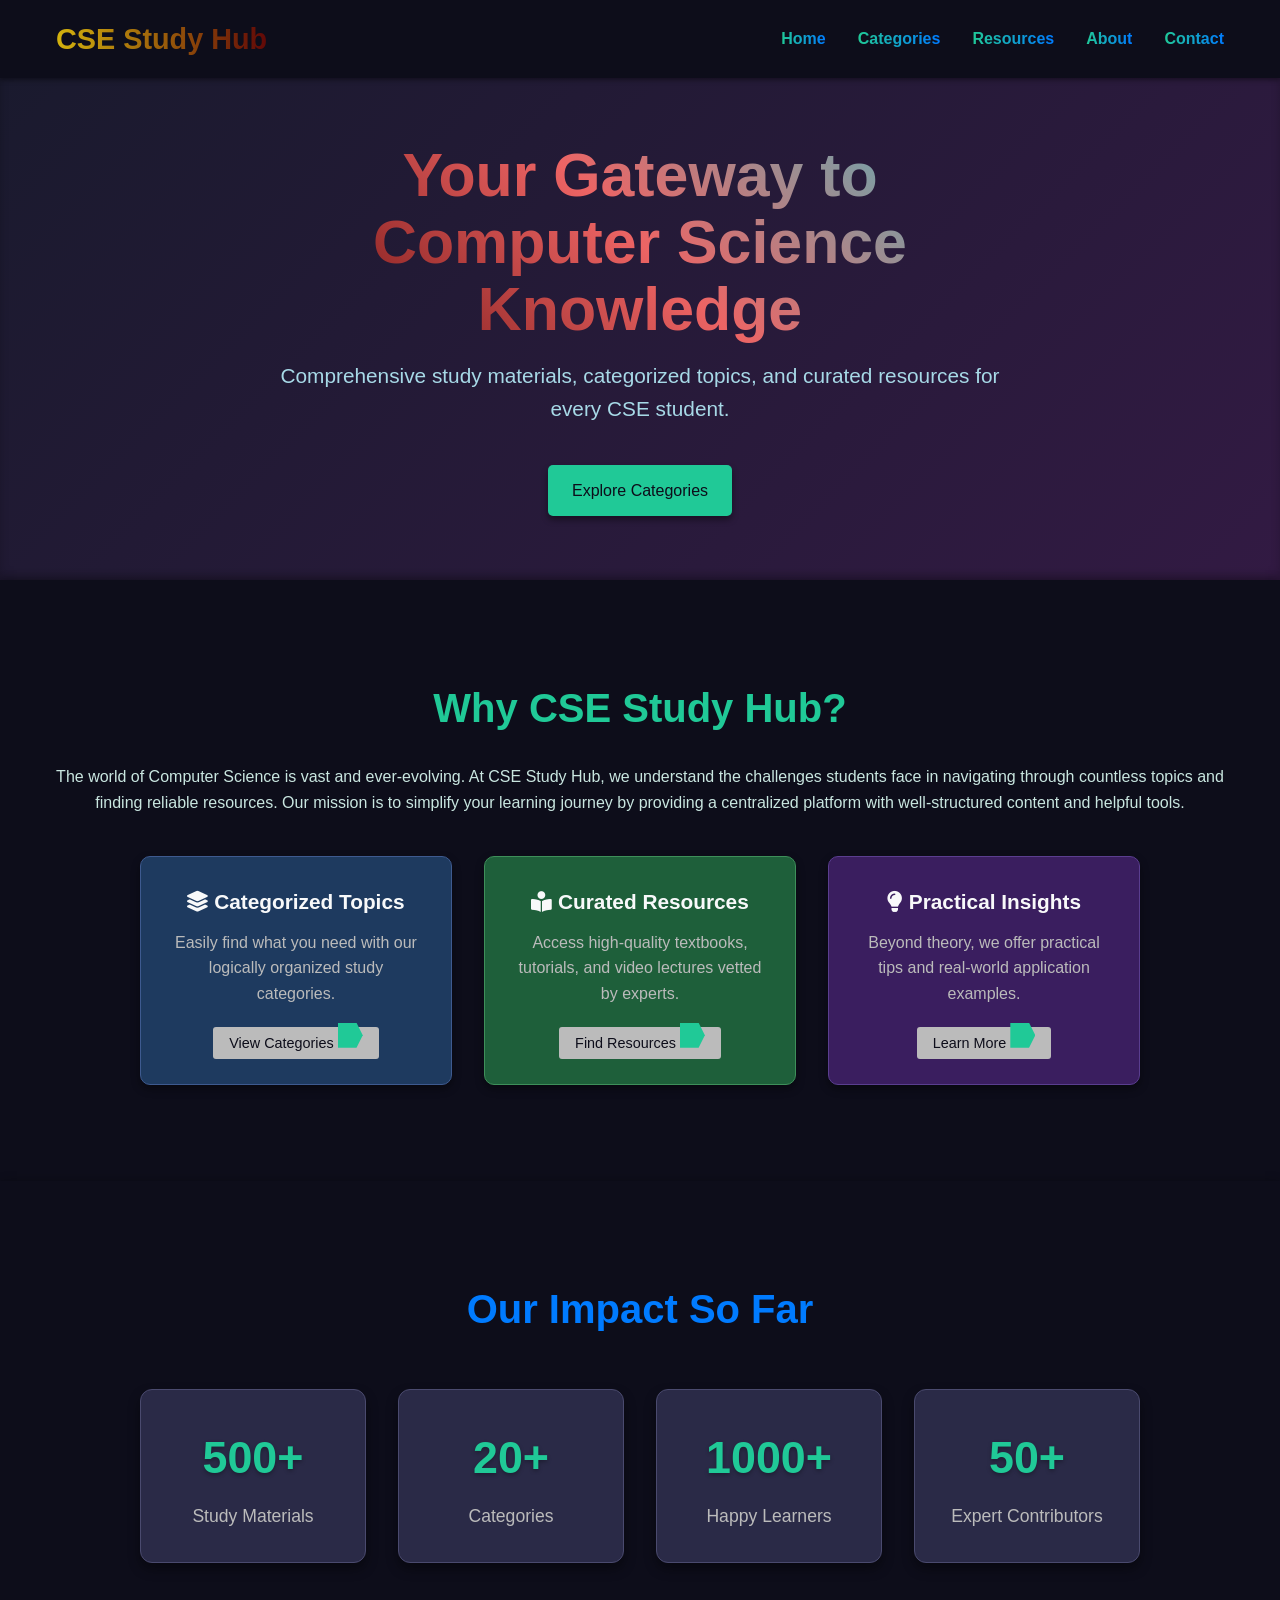
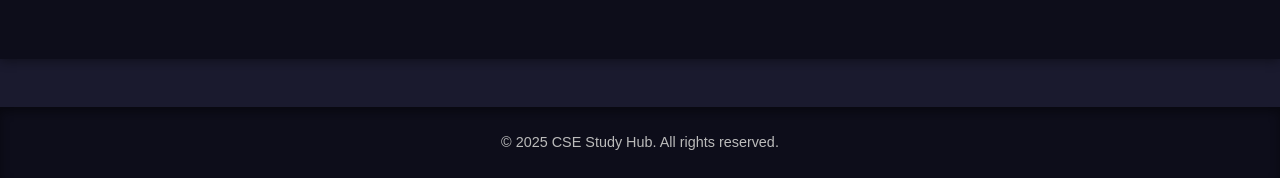
<file: index.html>
<!DOCTYPE html>
<html lang="en">
<head>
 <meta charset="UTF-8"><meta name="viewport" content="width=device-width, initial-scale=1.0">
<title>CSE Study Hub - Your Gateway to Computer Science Knowledge</title>
<link rel="stylesheet" href="style.css">
<link rel="stylesheet" href="https://cdnjs.cloudflare.com/ajax/libs/font-awesome/6.0.0/css/all.min.css" integrity="sha512-9usAa10IRO0HhonpyAIVpjrylPvoDwiPUiKdWk5t3PyolY1cOd4DSE0Ga+ri4AuTroPR5aQvXU9xC6qOPnzFeg==" crossorigin="anonymous" referrerpolicy="no-referrer" />
</head>
<body>
<header>
 <nav>
 <div class="logo">CSE Study Hub</div>
 <ul class="nav-links">
<li><a href="index.html">Home</a></li>
<li><a href="categories.html">Categories</a></li>
<li><a href="resources.html">Resources</a></li>
 <li><a href="about.html">About</a></li>
<li><a href="contact.html">Contact</a></li>
</ul>
 </nav>
</header>
 <main>
 <section id="hero" class="hero">
<div class="hero-content pre-fade-in">
 <h1 class="hero-title">Your Gateway to Computer Science Knowledge</h1>
<p class="hero-description">Comprehensive study materials, categorized topics, and curated resources for every CSE student.</p>
<a href="categories.html" class="btn">Explore Categories</a>
 </div>
</section>
<section id="overview" class="overview">
 <div class="page-content">
<h2 class="overview-heading pre-fade-in">Why CSE Study Hub?</h2>
<p class="overview-text pre-fade-in">
 The world of Computer Science is vast and ever-evolving. At CSE Study Hub, we understand the challenges students face in navigating through countless topics and finding reliable resources. Our mission is to simplify your learning journey by providing a centralized platform with well-structured content and helpful tools.
</p>
 <div class="quick-links">
 <div class="quick-link-card card-blue pre-fade-in">
 <h3><i class="fas fa-layer-group"></i> Categorized Topics</h3>
 <p>Easily find what you need with our logically organized study categories.</p>
 <a href="categories.html" class="btn-small">View Categories <span class="arrow-icon"></span></a>
</div>
<div class="quick-link-card card-green pre-fade-in">
<h3><i class="fas fa-book-reader"></i> Curated Resources</h3>
 <p>Access high-quality textbooks, tutorials, and video lectures vetted by experts.</p>
<a href="resources.html" class="btn-small">Find Resources <span class="arrow-icon"></span></a>
 </div>
 <div class="quick-link-card card-purple pre-fade-in">
 <h3><i class="fas fa-lightbulb"></i> Practical Insights</h3>
<p>Beyond theory, we offer practical tips and real-world application examples.</p>
 <a href="about.html" class="btn-small">Learn More <span class="arrow-icon"></span></a>
</div>
</div>
</div>
 </section>
 <section id="achievements" class="achievements">
 <div class="page-content">
 <h2 class="pre-fade-in">Our Impact So Far</h2>
<div class="stats-grid">
 <div class="stat-item pre-fade-in">
 <span class="stat-number">500+</span>
 <span class="stat-label">Study Materials</span>
 </div>
 <div class="stat-item pre-fade-in">
 <span class="stat-number">20+</span>
 <span class="stat-label">Categories</span>
</div>
 <div class="stat-item pre-fade-in">
 <span class="stat-number">1000+</span>
<span class="stat-label">Happy Learners</span>
 </div>
<div class="stat-item pre-fade-in">
 <span class="stat-number">50+</span>
<span class="stat-label">Expert Contributors</span>
 </div>
</div>
</div>
</section>
 </main>
 <footer>
 <p>&copy; 2025 CSE Study Hub. All rights reserved.</p>
</footer>
<script src="script.js"></script>

</body>

</html>
</file>
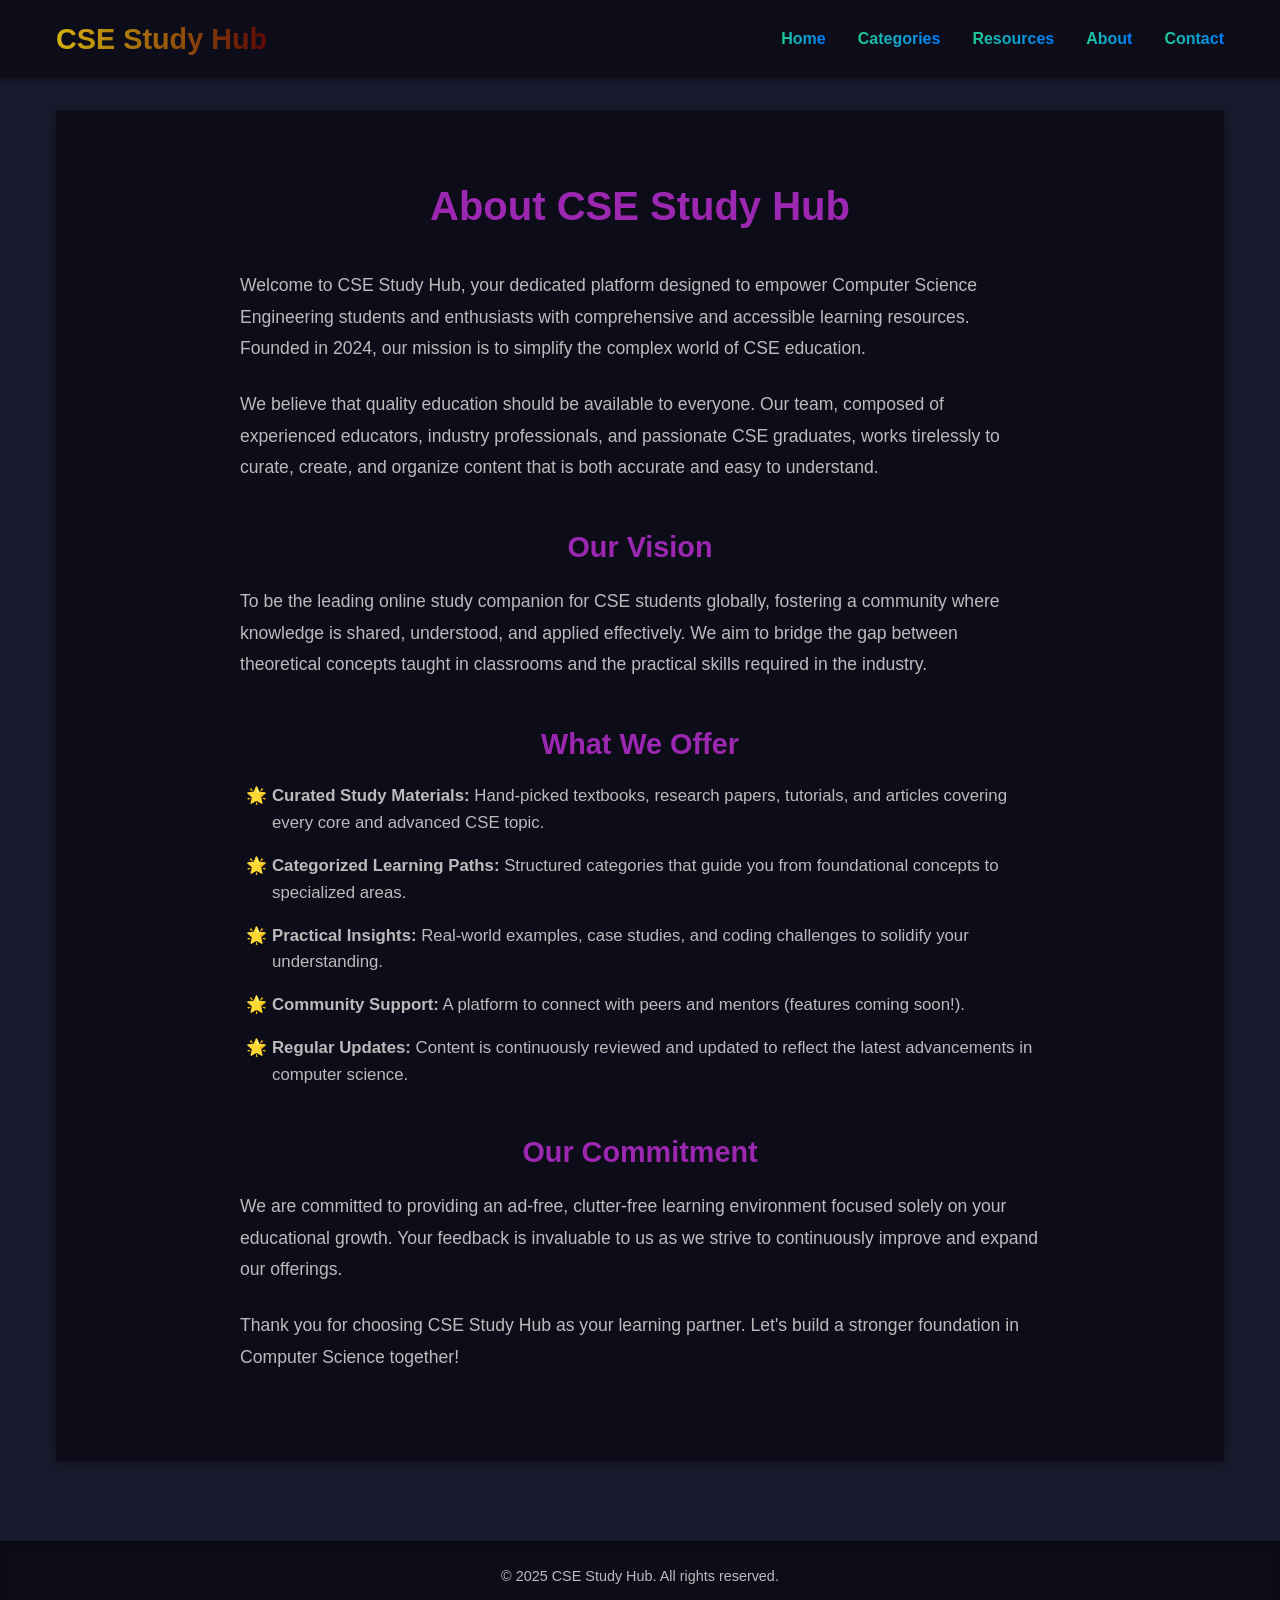
<file: about.html>
<!DOCTYPE html>
<html lang="en">
<head>
 <meta charset="UTF-8">
 <meta name="viewport" content="width=device-width, initial-scale=1.0">
 <title>CSE Study Hub - About Us</title>
 <link rel="stylesheet" href="style.css">
 <link rel="stylesheet" href="https://cdnjs.cloudflare.com/ajax/libs/font-awesome/6.0.0/css/all.min.css" integrity="sha512-9usAa10IRO0HhonpyAIVpjrylPvoDwiPUiKdWk5t3PyolY1cOd4DSE0Ga+ri4AuTroPR5aQvXU9xC6qOPnzFeg==" crossorigin="anonymous" referrerpolicy="no-referrer" />
</head>
<body>
 <header>
 <nav>
 <div class="logo">CSE Study Hub</div>
 <ul class="nav-links">
 <li><a href="index.html">Home</a></li>
 <li><a href="categories.html">Categories</a></li>
 <li><a href="resources.html">Resources</a></li>
<li><a href="about.html">About</a></li>
 <li><a href="contact.html">Contact</a></li>
</ul>
 </nav>
</header>
 <main class="page-content">
 <section id="about" class="about-page">
 <h2 class="pre-fade-in">About CSE Study Hub</h2>
<p class="pre-fade-in">
 Welcome to CSE Study Hub, your dedicated platform designed to empower Computer Science Engineering students and enthusiasts with comprehensive and accessible learning resources. Founded in 2024, our mission is to simplify the complex world of CSE education.
</p>
 <p class="pre-fade-in">
 We believe that quality education should be available to everyone. Our team, composed of experienced educators, industry professionals, and passionate CSE graduates, works tirelessly to curate, create, and organize content that is both accurate and easy to understand.
 </p>
 <h3 class="pre-fade-in">Our Vision</h3>
 <p class="pre-fade-in">
 To be the leading online study companion for CSE students globally, fostering a community where knowledge is shared, understood, and applied effectively. We aim to bridge the gap between theoretical concepts taught in classrooms and the practical skills required in the industry.
</p>
 <h3 class="pre-fade-in">What We Offer</h3>
<ul class="pre-fade-in">
<li><strong>Curated Study Materials:</strong> Hand-picked textbooks, research papers, tutorials, and articles covering every core and advanced CSE topic.</li>
 <li><strong>Categorized Learning Paths:</strong> Structured categories that guide you from foundational concepts to specialized areas.</li>
 <li><strong>Practical Insights:</strong> Real-world examples, case studies, and coding challenges to solidify your understanding.</li>
<li><strong>Community Support:</strong> A platform to connect with peers and mentors (features coming soon!).</li>
 <li><strong>Regular Updates:</strong> Content is continuously reviewed and updated to reflect the latest advancements in computer science.</li>
 </ul>


 <h3 class="pre-fade-in">Our Commitment</h3>
 <p class="pre-fade-in">
 We are committed to providing an ad-free, clutter-free learning environment focused solely on your educational growth. Your feedback is invaluable to us as we strive to continuously improve and expand our offerings.
 </p>
 <p class="pre-fade-in">
 Thank you for choosing CSE Study Hub as your learning partner. Let's build a stronger foundation in Computer Science together!
 </p>
 </section>
 </main>


 <footer>
<p>&copy; 2025 CSE Study Hub. All rights reserved.</p>
 </footer>



 <script src="script.js"></script>
</body>

</html>
</file>
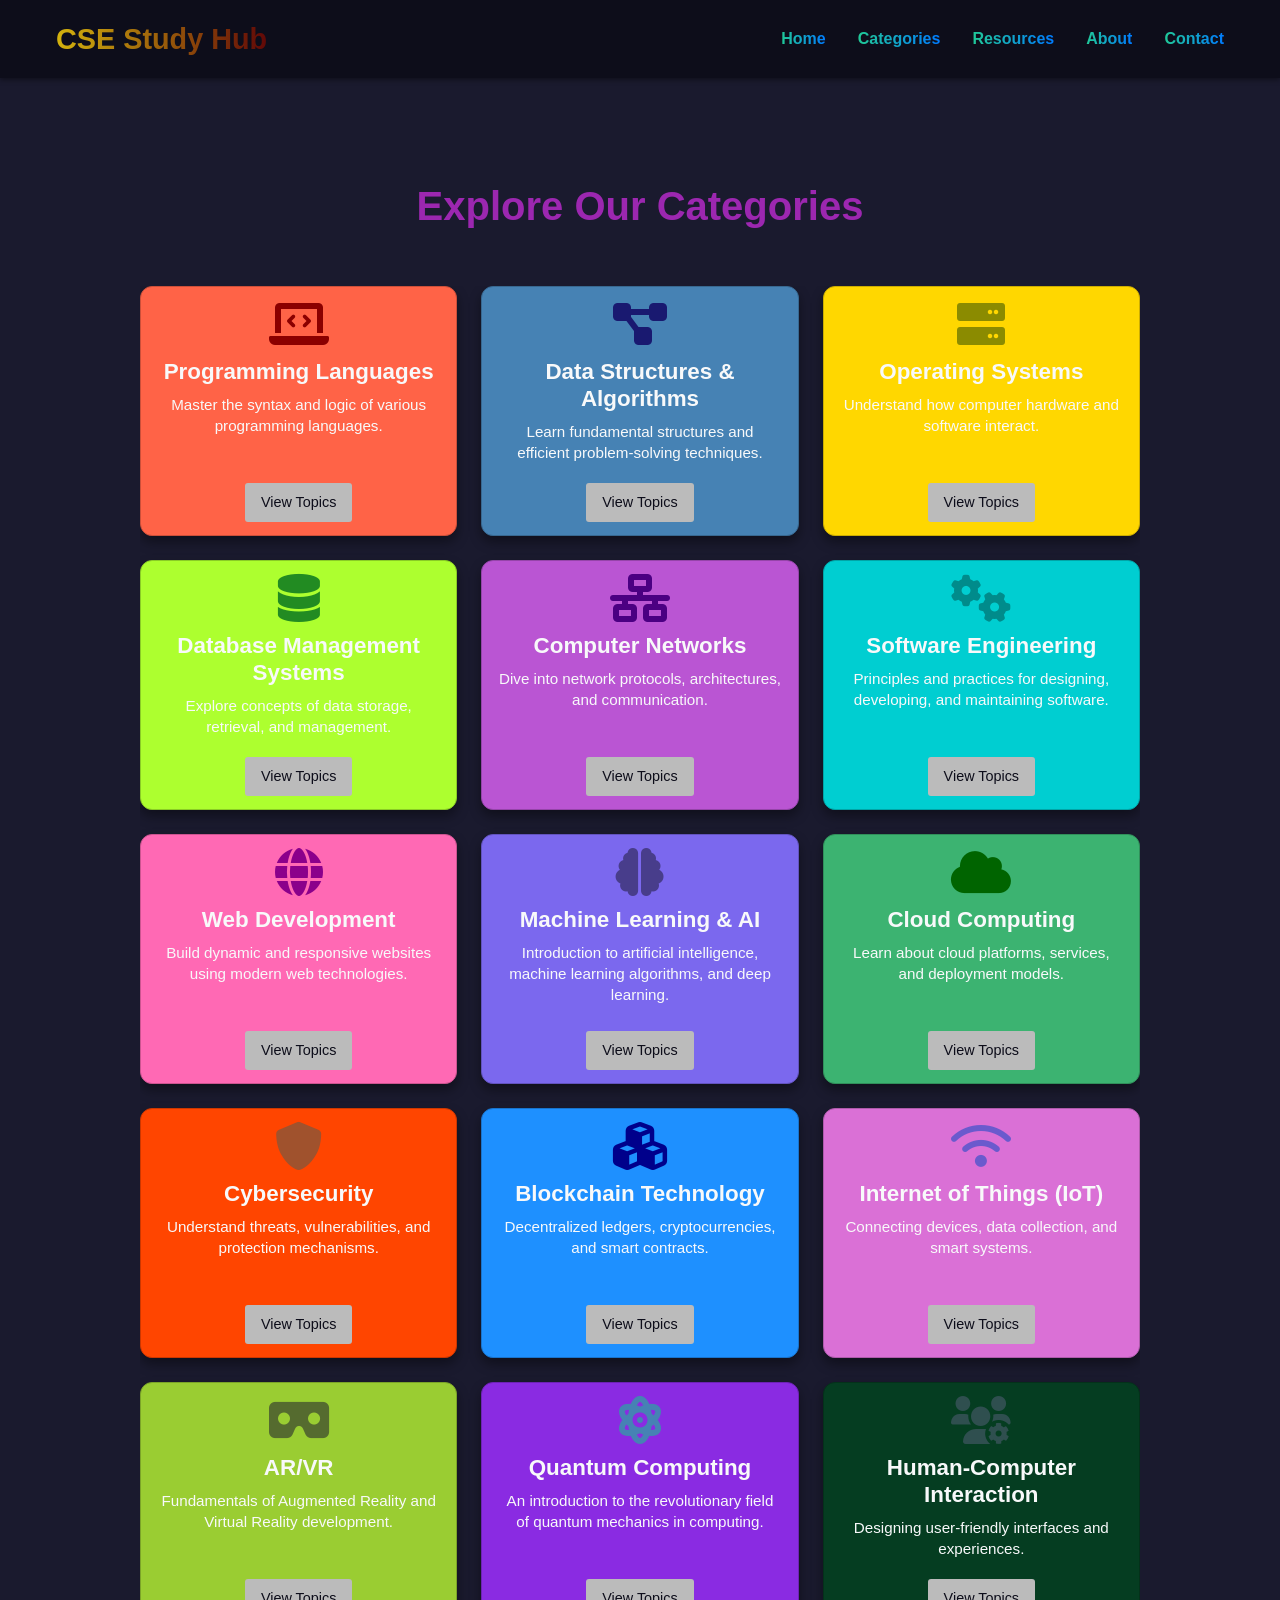
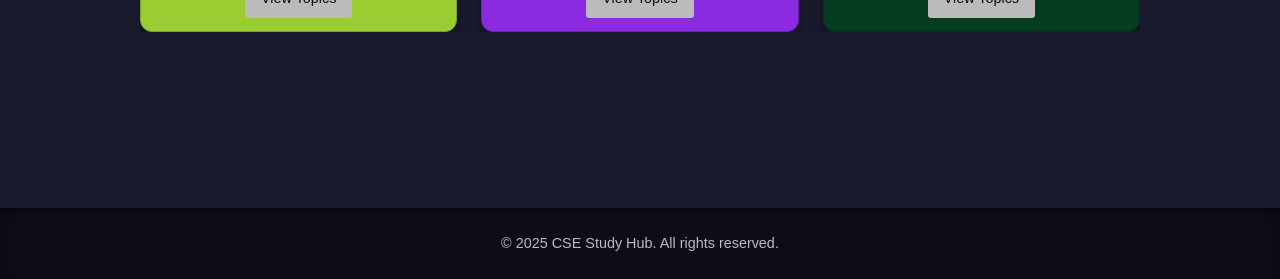
<file: categories.html>
<!DOCTYPE html>
<html lang="en">
<head>
<meta charset="UTF-8">
 <meta name="viewport" content="width=device-width, initial-scale=1.0">
 <title>CSE Study Hub - Categories</title>
 <link rel="stylesheet" href="style.css">
 <link rel="stylesheet" href="https://cdnjs.cloudflare.com/ajax/libs/font-awesome/6.0.0/css/all.min.css" integrity="sha512-9usAa10IRO0HhonpyAIVpjrylPvoDwiPUiKdWk5t3PyolY1cOd4DSE0Ga+ri4AuTroPR5aQvXU9xC6qOPnzFeg==" crossorigin="anonymous" referrerpolicy="no-referrer" />
</head>
<body>
 <header>
<nav>
 <div class="logo">CSE Study Hub</div>
 <ul class="nav-links">
 <li><a href="index.html">Home</a></li>
<li><a href="categories.html">Categories</a></li>
<li><a href="resources.html">Resources</a></li>
<li><a href="about.html">About</a></li>
 <li><a href="contact.html">Contact</a></li>
</ul>
</nav>
</header>
 <main class="page-content">
<section id="categories" class="categories-page">

 <h2>Explore Our Categories</h2>

 <div class="category-grid">
 <div class="category-card card-programming pre-fade-in">
 <i class="fas fa-laptop-code icon"></i>
 <h3>Programming Languages</h3>
<p>Master the syntax and logic of various programming languages.</p>
 <a href="#" class="btn-small">View Topics</a>
 </div>
 <div class="category-card card-dsa pre-fade-in">
 <i class="fas fa-project-diagram icon"></i>
 <h3>Data Structures & Algorithms</h3>
 <p>Learn fundamental structures and efficient problem-solving techniques.</p>
 <a href="#" class="btn-small">View Topics</a>
</div>
<div class="category-card card-os pre-fade-in">
 <i class="fas fa-server icon"></i>
<h3>Operating Systems</h3>
 <p>Understand how computer hardware and software interact.</p>
 <a href="#" class="btn-small">View Topics</a>
 </div>
<div class="category-card card-dbms pre-fade-in">
 <i class="fas fa-database icon"></i>
 <h3>Database Management Systems</h3>
 <p>Explore concepts of data storage, retrieval, and management.</p>
 <a href="#" class="btn-small">View Topics</a>
</div>
<div class="category-card card-networks pre-fade-in">
<i class="fas fa-network-wired icon"></i>
 <h3>Computer Networks</h3>
 <p>Dive into network protocols, architectures, and communication.</p>
 <a href="#" class="btn-small">View Topics</a>
 </div>
 <div class="category-card card-se pre-fade-in">
 <i class="fas fa-cogs icon"></i>
 <h3>Software Engineering</h3>
 <p>Principles and practices for designing, developing, and maintaining software.</p>
 <a href="#" class="btn-small">View Topics</a>
 </div>
<div class="category-card card-webdev pre-fade-in">
 <i class="fas fa-globe icon"></i>
 <h3>Web Development</h3>
 <p>Build dynamic and responsive websites using modern web technologies.</p>
 <a href="#" class="btn-small">View Topics</a>
 </div>
 <div class="category-card card-mlai pre-fade-in">
 <i class="fas fa-brain icon"></i>
 <h3>Machine Learning & AI</h3>
 <p>Introduction to artificial intelligence, machine learning algorithms, and deep learning.</p>
 <a href="#" class="btn-small">View Topics</a>
 </div>
 <div class="category-card card-cloud pre-fade-in">
 <i class="fas fa-cloud icon"></i>
<h3>Cloud Computing</h3>
<p>Learn about cloud platforms, services, and deployment models.</p>
 <a href="#" class="btn-small">View Topics</a>
 </div>

 <div class="category-card card-cybersecurity pre-fade-in">
 <i class="fas fa-shield-alt icon"></i>
 <h3>Cybersecurity</h3>
 <p>Understand threats, vulnerabilities, and protection mechanisms.</p>
 <a href="#" class="btn-small">View Topics</a>
 </div>
 <div class="category-card card-blockchain pre-fade-in">
 <i class="fas fa-cubes icon"></i>
 <h3>Blockchain Technology</h3>
 <p>Decentralized ledgers, cryptocurrencies, and smart contracts.</p>
 <a href="#" class="btn-small">View Topics</a>
 </div>
 <div class="category-card card-iot pre-fade-in">
 <i class="fas fa-wifi icon"></i>
 <h3>Internet of Things (IoT)</h3>
 <p>Connecting devices, data collection, and smart systems.</p>
 <a href="#" class="btn-small">View Topics</a>
 </div>
 <div class="category-card card-arvr pre-fade-in">
 <i class="fas fa-vr-cardboard icon"></i>
  <h3>AR/VR</h3>
 <p>Fundamentals of Augmented Reality and Virtual Reality development.</p>
<a href="#" class="btn-small">View Topics</a>
 </div>
 <div class="category-card card-quantum pre-fade-in">
<i class="fas fa-atom icon"></i>
<h3>Quantum Computing</h3>
 <p>An introduction to the revolutionary field of quantum mechanics in computing.</p>
 <a href="#" class="btn-small">View Topics</a>
 </div>
<div class="category-card card-hci pre-fade-in">
 <i class="fas fa-users-cog icon"></i>
 <h3>Human-Computer Interaction</h3>
 <p>Designing user-friendly interfaces and experiences.</p>
 <a href="#" class="btn-small">View Topics</a>
</div>
</div>

 </section>
 </main>
 <footer>
<p>&copy; 2025 CSE Study Hub. All rights reserved.</p>
 </footer>
 <script src="script.js"></script>
</body>
</html>
</file>
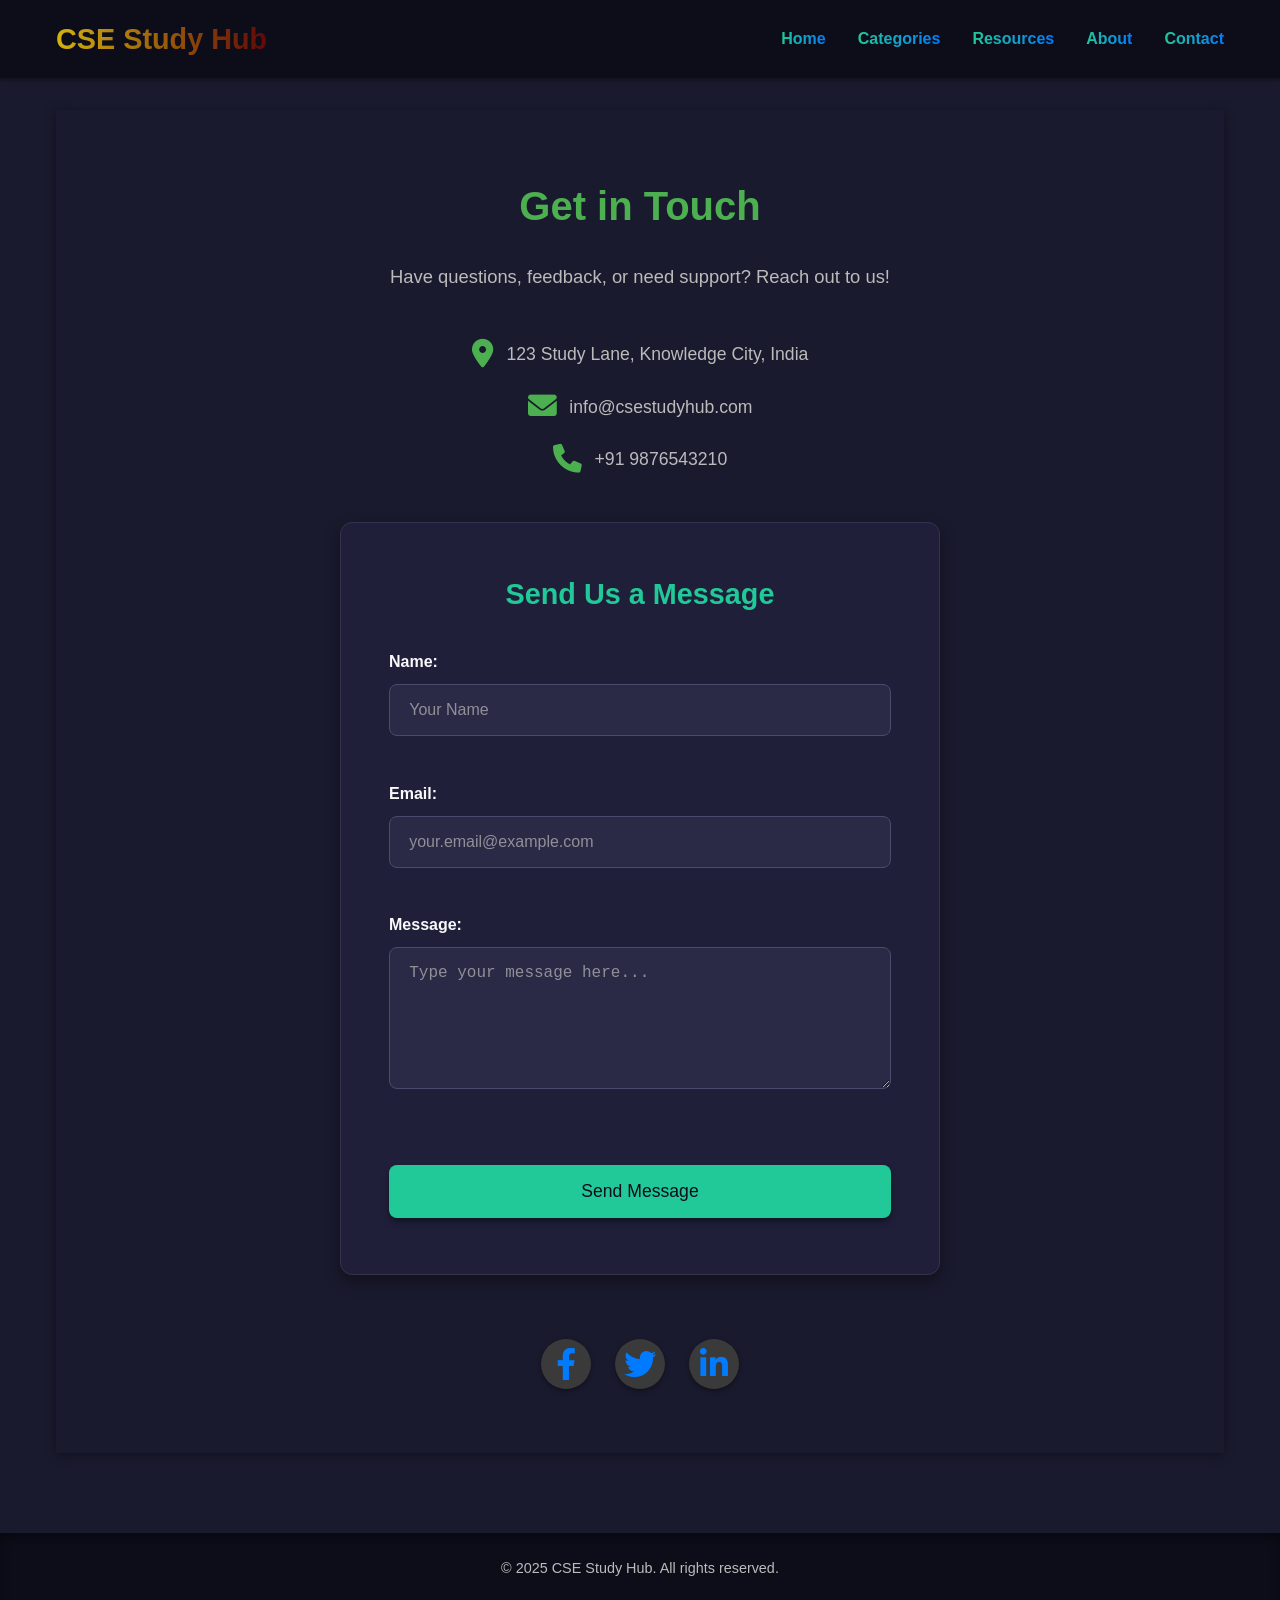
<file: contact.html>
<!DOCTYPE html>
<html lang="en">
<head>
 <meta charset="UTF-8">
<meta name="viewport" content="width=device-width, initial-scale=1.0">
 <title>CSE Study Hub - Contact Us</title>
<link rel="stylesheet" href="style.css">
 <link rel="stylesheet" href="https://cdnjs.cloudflare.com/ajax/libs/font-awesome/6.0.0/css/all.min.css" integrity="sha512-9usAa10IRO0HhonpyAIVpjrylPvoDwiPUiKdWk5t3PyolY1cOd4DSE0Ga+ri4AuTroPR5aQvXU9xC6qOPnzFeg==" crossorigin="anonymous" referrerpolicy="no-referrer" />
</head>
<body>
<header>
 <nav>
 <div class="logo">CSE Study Hub</div>
 <ul class="nav-links">
<li><a href="index.html">Home</a></li>
 <li><a href="categories.html">Categories</a></li>
 <li><a href="resources.html">Resources</a></li>
<li><a href="about.html">About</a></li>
 <li><a href="contact.html">Contact</a></li>
</ul>
</nav>
 </header>
 <main class="page-content">
 <section id="contact" class="contact-page">
 <h2 class="pre-fade-in">Get in Touch</h2>
 <p class="contact-intro-text pre-fade-in">Have questions, feedback, or need support? Reach out to us!</p>
 <div class="contact-info pre-fade-in">
 <div class="info-item"><i class="fas fa-map-marker-alt"></i><span>123 Study Lane, Knowledge City, India</span></div>
 <div class="info-item"><i class="fas fa-envelope"></i><span>info@csestudyhub.com</span></div>
 <div class="info-item"><i class="fas fa-phone"></i><span>+91 9876543210</span></div>
 </div>

 <div class="contact-form-container pre-fade-in">
 <h3>Send Us a Message</h3>
 <form id="contactForm" class="contact-form">
 <div class="form-group">
 <label for="name">Name:</label>
 <input type="text" id="name" name="name" required placeholder="Your Name">
 <div class="error-message" id="nameError"></div>
 </div>

<div class="form-group">
 <label for="email">Email:</label>
 <input type="email" id="email" name="email" required placeholder="your.email@example.com">
<div class="error-message" id="emailError"></div>
 </div>

 <div class="form-group">
 <label for="message">Message:</label>
 <textarea id="message" name="message" rows="6" required placeholder="Type your message here..."></textarea>
 <div class="error-message" id="messageError"></div>
 </div>
 <button type="submit" class="btn">Send Message</button>
 <div class="form-submission-message" id="formMessage"></div>
 </form>
 </div>
 <div class="social-links pre-fade-in">
<a href="#" class="social-icon"><i class="fab fa-facebook-f"></i></a>
<a href="#" class="social-icon"><i class="fab fa-twitter"></i></a>
 <a href="#" class="social-icon"><i class="fab fa-linkedin-in"></i></a>
 </div>
 </section>
</main>
<footer>
<p>&copy; 2025 CSE Study Hub. All rights reserved.</p>
 </footer>
 <script src="script.js"></script>
</body>
</html>
</file>
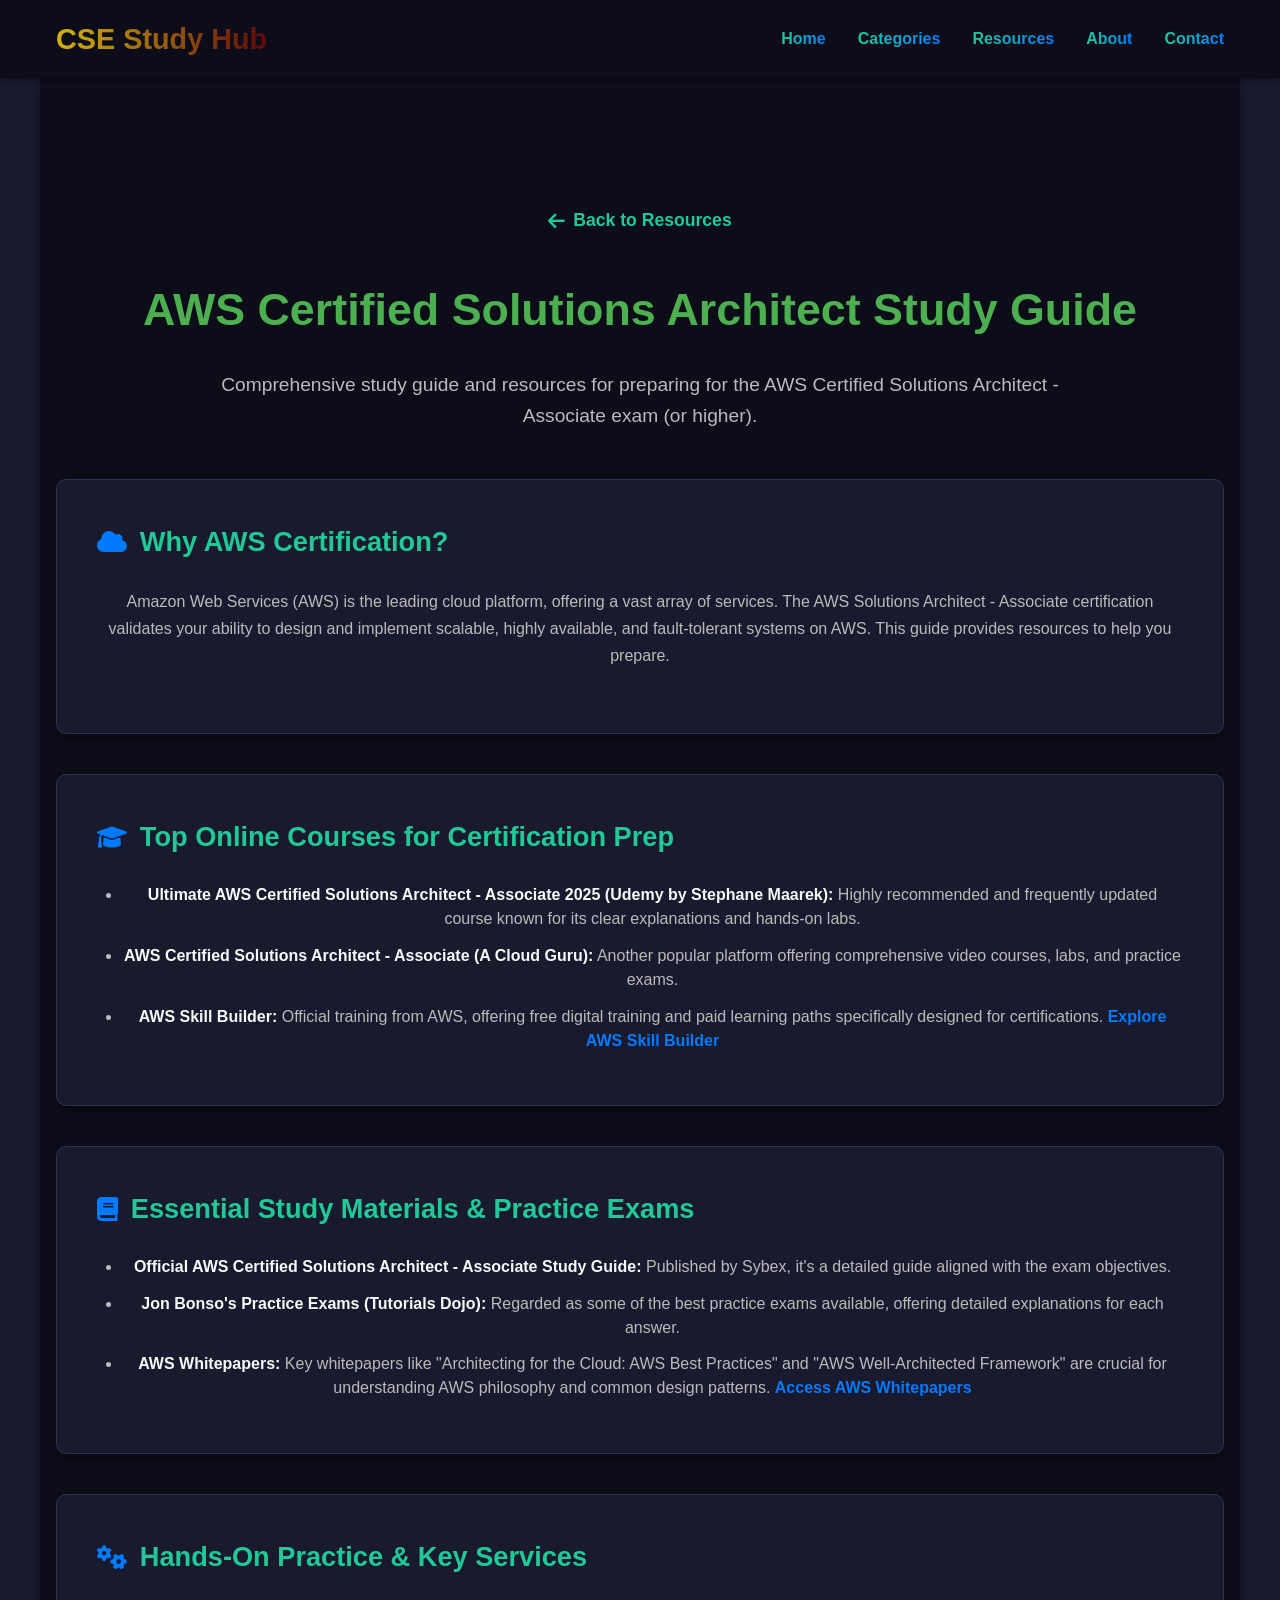
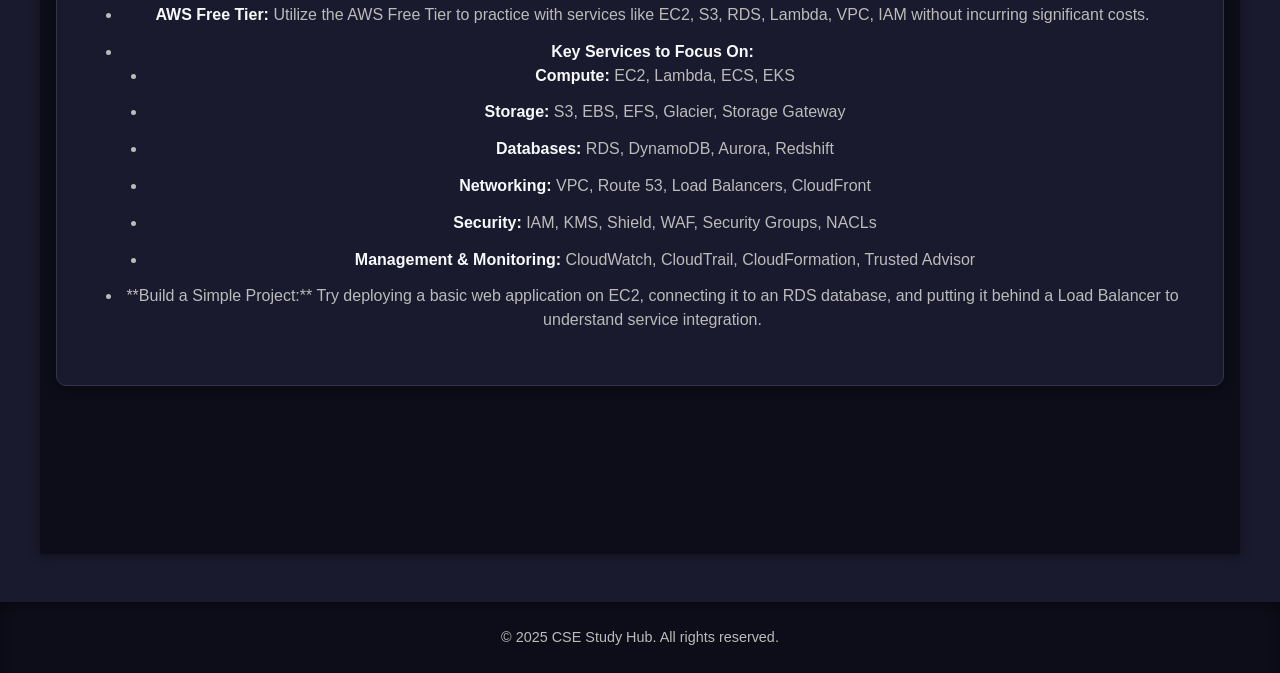
<file: resource-aws.html>
<!DOCTYPE html>
<html lang="en">
<head>
 <meta charset="UTF-8">
 <meta name="viewport" content="width=device-width, initial-scale=1.0">
 <title>CSE Study Hub - AWS Certified Solutions Architect Study Guide</title>
 <link rel="stylesheet" href="style.css">
<link rel="stylesheet" href="https://cdnjs.cloudflare.com/ajax/libs/font-awesome/6.0.0/css/all.min.css" integrity="sha512-9usAa10IRO0HhonpyAIVpjrylPvoDwiPUiKdWk5t3PyolY1cOd4DSE0Ga+ri4AuTroPR5aQvXU9xC6qOPnzFeg==" crossorigin="anonymous" referrerpolicy="no-referrer" />
</head>
<body>
 <header>
 <nav>
 <div class="logo">CSE Study Hub</div>
 <ul class="nav-links">
 <li><a href="index.html">Home</a></li>
 <li><a href="categories.html">Categories</a></li>
 <li><a href="resources.html">Resources</a></li>
 <li><a href="about.html">About</a></li>
 <li><a href="contact.html">Contact</a></li>
 </ul>
 </nav>
 </header>
<main class="page-content resource-detail-page">
 <section class="resource-detail-content pre-fade-in">
 <a href="resources.html" class="back-link"><i class="fas fa-arrow-left"></i> Back to Resources</a>
 <h1 class="detail-page-title">AWS Certified Solutions Architect Study Guide</h1>
<p class="resource-intro-text">Comprehensive study guide and resources for preparing for the AWS Certified Solutions Architect - Associate exam (or higher).</p>
 <div class="detail-section pre-fade-in">
 <h3><i class="fas fa-cloud"></i> Why AWS Certification?</h3>
 <p>Amazon Web Services (AWS) is the leading cloud platform, offering a vast array of services. The AWS Solutions Architect - Associate certification validates your ability to design and implement scalable, highly available, and fault-tolerant systems on AWS. This guide provides resources to help you prepare.</p>
</div>

 <div class="detail-section pre-fade-in">
 <h3><i class="fas fa-graduation-cap"></i> Top Online Courses for Certification Prep</h3>
<ul>
 <li><strong>Ultimate AWS Certified Solutions Architect - Associate 2025 (Udemy by Stephane Maarek):</strong> Highly recommended and frequently updated course known for its clear explanations and hands-on labs.</li>
 <li><strong>AWS Certified Solutions Architect - Associate (A Cloud Guru):</strong> Another popular platform offering comprehensive video courses, labs, and practice exams.</li>
 <li><strong>AWS Skill Builder:</strong> Official training from AWS, offering free digital training and paid learning paths specifically designed for certifications. <a href="https://aws.amazon.com/training/digital/" target="_blank">Explore AWS Skill Builder</a></li>
 </ul>
 </div>
 <div class="detail-section pre-fade-in">
 <h3><i class="fas fa-book"></i> Essential Study Materials & Practice Exams</h3>
 <ul>
 <li><strong>Official AWS Certified Solutions Architect - Associate Study Guide:</strong> Published by Sybex, it's a detailed guide aligned with the exam objectives.</li>
 <li><strong>Jon Bonso's Practice Exams (Tutorials Dojo):</strong> Regarded as some of the best practice exams available, offering detailed explanations for each answer.</li>
<li><strong>AWS Whitepapers:</strong> Key whitepapers like "Architecting for the Cloud: AWS Best Practices" and "AWS Well-Architected Framework" are crucial for understanding AWS philosophy and common design patterns. <a href="https://aws.amazon.com/whitepapers/" target="_blank">Access AWS Whitepapers</a></li>
</ul>
 </div>
 <div class="detail-section pre-fade-in">
 <h3><i class="fas fa-cogs"></i> Hands-On Practice & Key Services</h3>
 <ul>
 <li><strong>AWS Free Tier:</strong> Utilize the AWS Free Tier to practice with services like EC2, S3, RDS, Lambda, VPC, IAM without incurring significant costs.</li>
 <li><strong>Key Services to Focus On:</strong>
 <ul>
 <li><strong>Compute:</strong> EC2, Lambda, ECS, EKS</li>
 <li><strong>Storage:</strong> S3, EBS, EFS, Glacier, Storage Gateway</li>
 <li><strong>Databases:</strong> RDS, DynamoDB, Aurora, Redshift</li>
 <li><strong>Networking:</strong> VPC, Route 53, Load Balancers, CloudFront</li>
 <li><strong>Security:</strong> IAM, KMS, Shield, WAF, Security Groups, NACLs</li>
 <li><strong>Management & Monitoring:</strong> CloudWatch, CloudTrail, CloudFormation, Trusted Advisor</li>
 </ul>
</li>
 <li>**Build a Simple Project:** Try deploying a basic web application on EC2, connecting it to an RDS database, and putting it behind a Load Balancer to understand service integration.</li>
 </ul>
 </div>
 </section>
</main>
<footer>
<p>© 2025 CSE Study Hub. All rights reserved.</p>
 </footer>
<script src="script.js"></script>
</body>
</html>
</file>
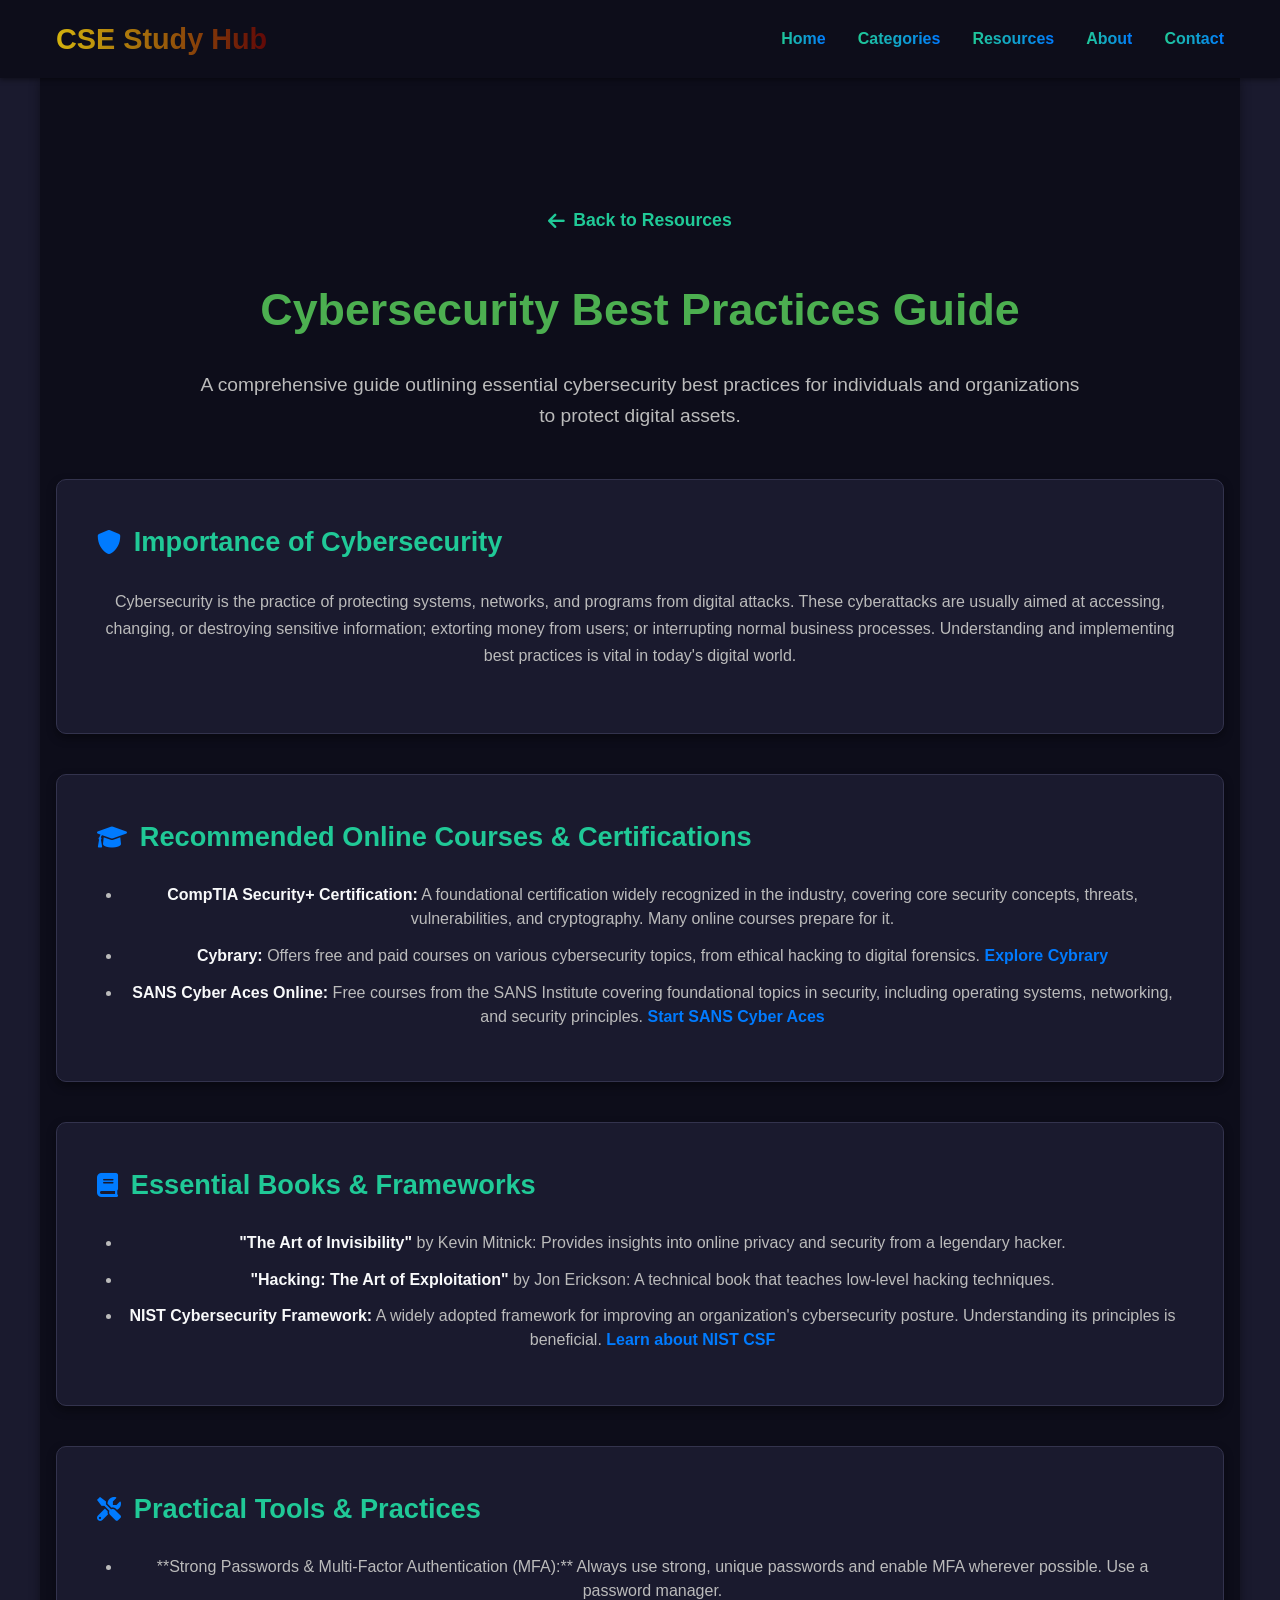
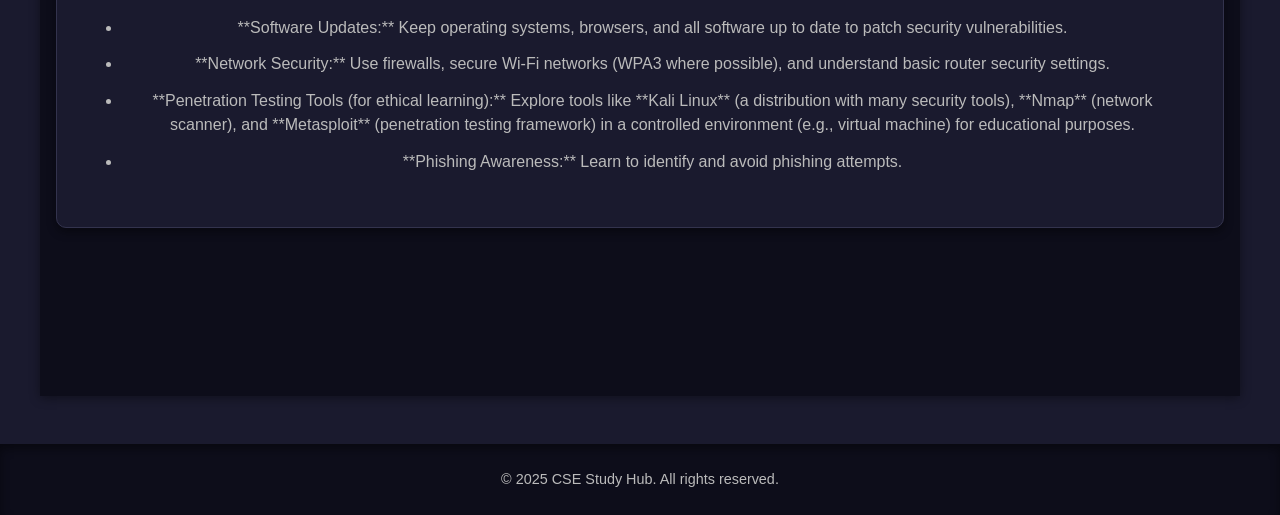
<file: resource-cybersecurity.html>
<!DOCTYPE html>
<html lang="en">
<head>
 <meta charset="UTF-8">
<meta name="viewport" content="width=device-width, initial-scale=1.0">
<title>CSE Study Hub - Cybersecurity Best Practices Guide</title>
<link rel="stylesheet" href="style.css">
<link rel="stylesheet" href="https://cdnjs.cloudflare.com/ajax/libs/font-awesome/6.0.0/css/all.min.css" integrity="sha512-9usAa10IRO0HhonpyAIVpjrylPvoDwiPUiKdWk5t3PyolY1cOd4DSE0Ga+ri4AuTroPR5aQvXU9xC6qOPnzFeg==" crossorigin="anonymous" referrerpolicy="no-referrer" />
</head>
<body>
<header>
 <nav>
<div class="logo">CSE Study Hub</div>
<ul class="nav-links">
 <li><a href="index.html">Home</a></li>
 <li><a href="categories.html">Categories</a></li>
<li><a href="resources.html">Resources</a></li>
<li><a href="about.html">About</a></li>
<li><a href="contact.html">Contact</a></li>
 </ul>
</nav>
</header>
<main class="page-content resource-detail-page">
<section class="resource-detail-content pre-fade-in">
 <a href="resources.html" class="back-link"><i class="fas fa-arrow-left"></i> Back to Resources</a>
 <h1 class="detail-page-title">Cybersecurity Best Practices Guide</h1>
 <p class="resource-intro-text">A comprehensive guide outlining essential cybersecurity best practices for individuals and organizations to protect digital assets.</p>
 <div class="detail-section pre-fade-in">
 <h3><i class="fas fa-shield-alt"></i> Importance of Cybersecurity</h3>
<p>Cybersecurity is the practice of protecting systems, networks, and programs from digital attacks. These cyberattacks are usually aimed at accessing, changing, or destroying sensitive information; extorting money from users; or interrupting normal business processes. Understanding and implementing best practices is vital in today's digital world.</p>
 </div>
 <div class="detail-section pre-fade-in">
<h3><i class="fas fa-graduation-cap"></i> Recommended Online Courses & Certifications</h3>
 <ul>
<li><strong>CompTIA Security+ Certification:</strong> A foundational certification widely recognized in the industry, covering core security concepts, threats, vulnerabilities, and cryptography. Many online courses prepare for it.</li>
 <li><strong>Cybrary:</strong> Offers free and paid courses on various cybersecurity topics, from ethical hacking to digital forensics. <a href="https://www.cybrary.it/" target="_blank">Explore Cybrary</a></li>
<li><strong>SANS Cyber Aces Online:</strong> Free courses from the SANS Institute covering foundational topics in security, including operating systems, networking, and security principles. <a href="https://www.cyberaces.org/courses/" target="_blank">Start SANS Cyber Aces</a></li>
</ul>
 </div>
 <div class="detail-section pre-fade-in">
<h3><i class="fas fa-book"></i> Essential Books & Frameworks</h3>
 <ul>
 <li><strong>"The Art of Invisibility"</strong> by Kevin Mitnick: Provides insights into online privacy and security from a legendary hacker.</li>
<li><strong>"Hacking: The Art of Exploitation"</strong> by Jon Erickson: A technical book that teaches low-level hacking techniques.</li>
 <li><strong>NIST Cybersecurity Framework:</strong> A widely adopted framework for improving an organization's cybersecurity posture. Understanding its principles is beneficial. <a href="https://www.nist.gov/cyberframework" target="_blank">Learn about NIST CSF</a></li>
 </ul>
 </div>
<div class="detail-section pre-fade-in">
 <h3><i class="fas fa-tools"></i> Practical Tools & Practices</h3>
<ul>
 <li>**Strong Passwords & Multi-Factor Authentication (MFA):** Always use strong, unique passwords and enable MFA wherever possible. Use a password manager.</li>
 <li>**Software Updates:** Keep operating systems, browsers, and all software up to date to patch security vulnerabilities.</li>
 <li>**Network Security:** Use firewalls, secure Wi-Fi networks (WPA3 where possible), and understand basic router security settings.</li>
 <li>**Penetration Testing Tools (for ethical learning):** Explore tools like **Kali Linux** (a distribution with many security tools), **Nmap** (network scanner), and **Metasploit** (penetration testing framework) in a controlled environment (e.g., virtual machine) for educational purposes.</li>
<li>**Phishing Awareness:** Learn to identify and avoid phishing attempts.</li>
 </ul>
 </div>
 </section>
 </main>
 <footer>
 <p>© 2025 CSE Study Hub. All rights reserved.</p>
</footer>
 <script src="script.js"></script>
</body>
</html>
</file>
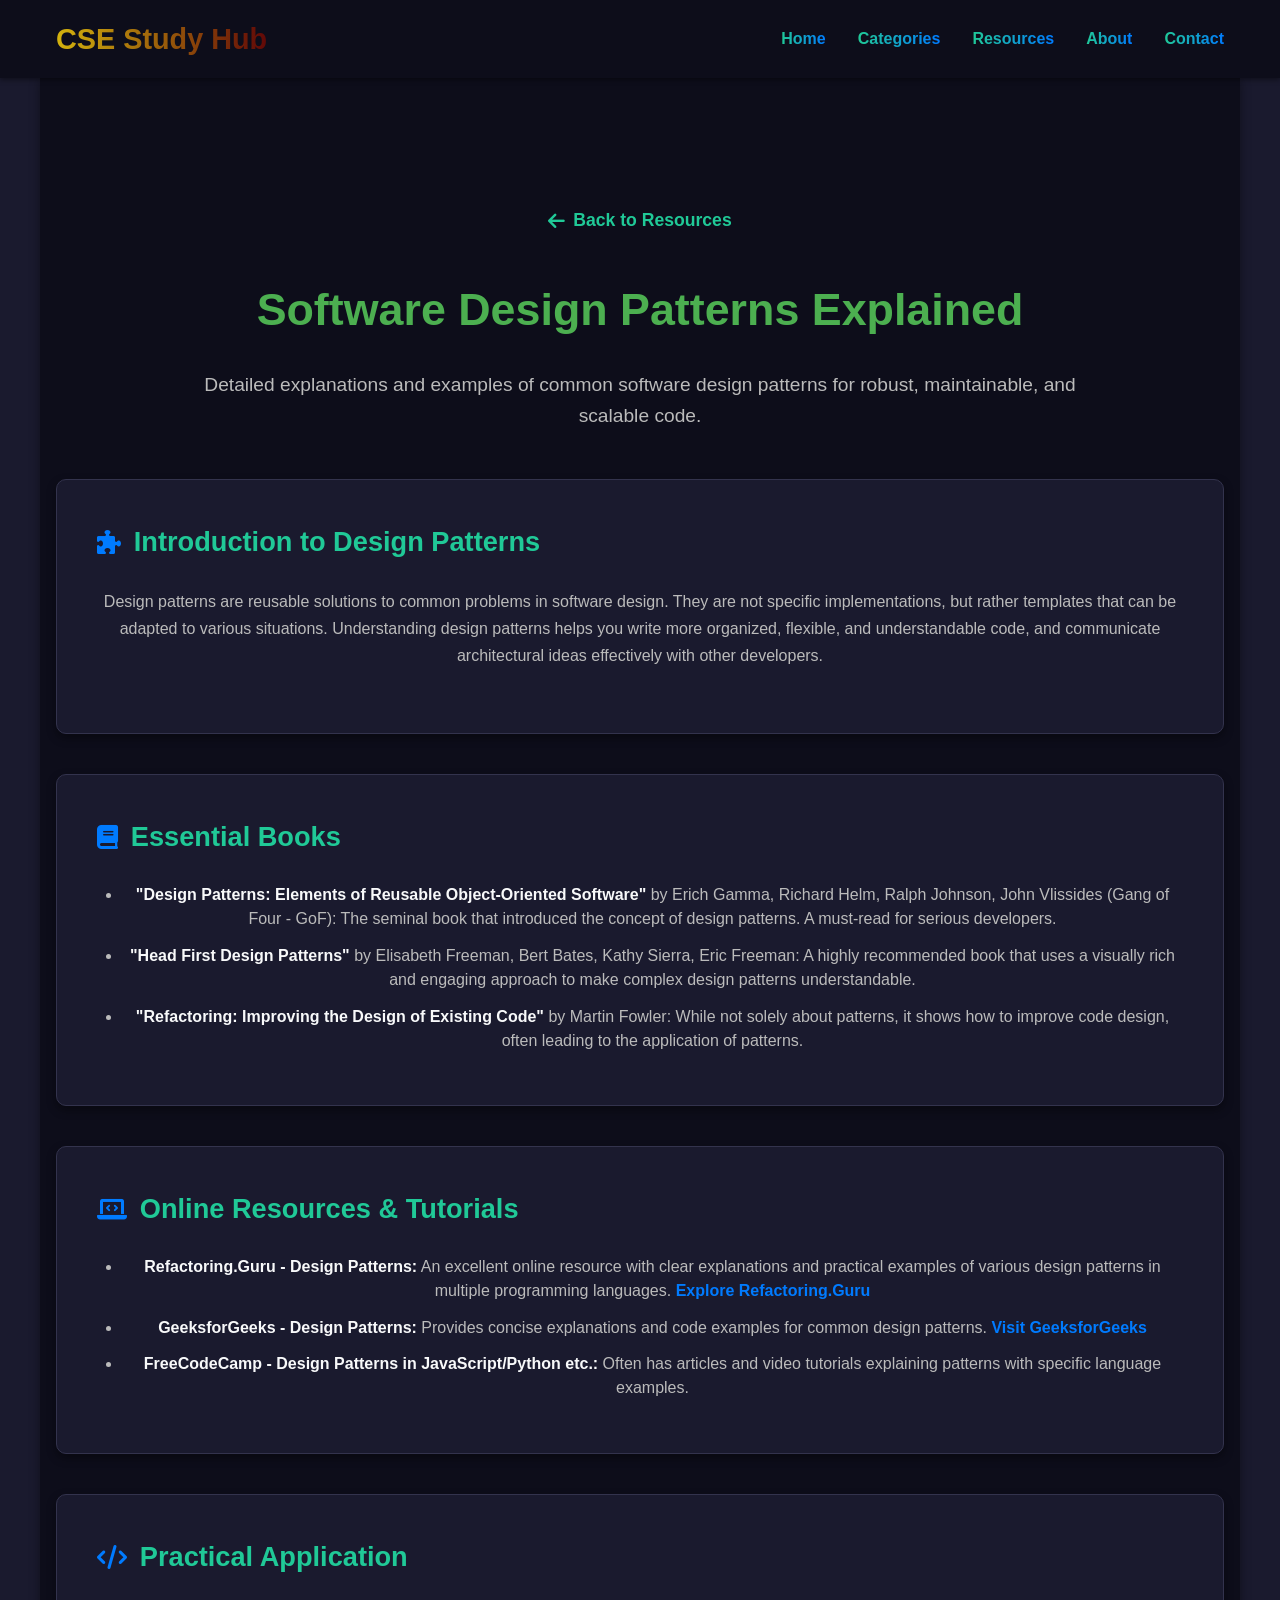
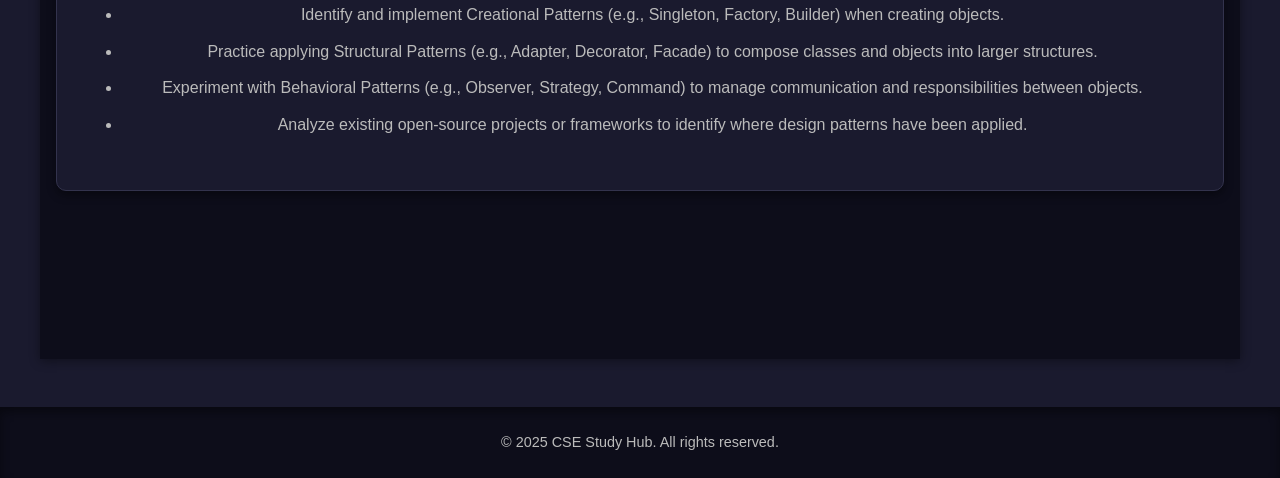
<file: resource-design-patterns.html>
<!DOCTYPE html>
<html lang="en">
<head>
 <meta charset="UTF-8">
<meta name="viewport" content="width=device-width, initial-scale=1.0">
<title>CSE Study Hub - Software Design Patterns Explained</title>
 <link rel="stylesheet" href="style.css">
 <link rel="stylesheet" href="https://cdnjs.cloudflare.com/ajax/libs/font-awesome/6.0.0/css/all.min.css" integrity="sha512-9usAa10IRO0HhonpyAIVpjrylPvoDwiPUiKdWk5t3PyolY1cOd4DSE0Ga+ri4AuTroPR5aQvXU9xC6qOPnzFeg==" crossorigin="anonymous" referrerpolicy="no-referrer" />
</head>
<body>
 <header>
 <nav>
 <div class="logo">CSE Study Hub</div>
 <ul class="nav-links">
<li><a href="index.html">Home</a></li>
<li><a href="categories.html">Categories</a></li>
 <li><a href="resources.html">Resources</a></li>
 <li><a href="about.html">About</a></li>
<li><a href="contact.html">Contact</a></li>
 </ul>
</nav>
 </header>
 <main class="page-content resource-detail-page">
<section class="resource-detail-content pre-fade-in">
 <a href="resources.html" class="back-link"><i class="fas fa-arrow-left"></i> Back to Resources</a>

 <h1 class="detail-page-title">Software Design Patterns Explained</h1>
 <p class="resource-intro-text">Detailed explanations and examples of common software design patterns for robust, maintainable, and scalable code.</p>
 <div class="detail-section pre-fade-in">
 <h3><i class="fas fa-puzzle-piece"></i> Introduction to Design Patterns</h3>
 <p>Design patterns are reusable solutions to common problems in software design. They are not specific implementations, but rather templates that can be adapted to various situations. Understanding design patterns helps you write more organized, flexible, and understandable code, and communicate architectural ideas effectively with other developers.</p>
 </div>

 <div class="detail-section pre-fade-in">
 <h3><i class="fas fa-book"></i> Essential Books</h3>
<ul>
 <li><strong>"Design Patterns: Elements of Reusable Object-Oriented Software"</strong> by Erich Gamma, Richard Helm, Ralph Johnson, John Vlissides (Gang of Four - GoF): The seminal book that introduced the concept of design patterns. A must-read for serious developers.</li>
<li><strong>"Head First Design Patterns"</strong> by Elisabeth Freeman, Bert Bates, Kathy Sierra, Eric Freeman: A highly recommended book that uses a visually rich and engaging approach to make complex design patterns understandable.</li>
 <li><strong>"Refactoring: Improving the Design of Existing Code"</strong> by Martin Fowler: While not solely about patterns, it shows how to improve code design, often leading to the application of patterns.</li>
 </ul>
</div>
 <div class="detail-section pre-fade-in">
 <h3><i class="fas fa-laptop-code"></i> Online Resources & Tutorials</h3>
 <ul>
<li><strong>Refactoring.Guru - Design Patterns:</strong> An excellent online resource with clear explanations and practical examples of various design patterns in multiple programming languages. <a href="https://refactoring.guru/design-patterns" target="_blank">Explore Refactoring.Guru</a></li>
 <li><strong>GeeksforGeeks - Design Patterns:</strong> Provides concise explanations and code examples for common design patterns. <a href="https://www.geeksforgeeks.org/software-design-patterns/" target="_blank">Visit GeeksforGeeks</a></li>
<li><strong>FreeCodeCamp - Design Patterns in JavaScript/Python etc.:</strong> Often has articles and video tutorials explaining patterns with specific language examples.</li>
 </ul>
 </div>
 <div class="detail-section pre-fade-in">
 <h3><i class="fas fa-code"></i> Practical Application</h3>
 <ul>
 <li>Identify and implement Creational Patterns (e.g., Singleton, Factory, Builder) when creating objects.</li>
 <li>Practice applying Structural Patterns (e.g., Adapter, Decorator, Facade) to compose classes and objects into larger structures.</li>
 <li>Experiment with Behavioral Patterns (e.g., Observer, Strategy, Command) to manage communication and responsibilities between objects.</li>
<li>Analyze existing open-source projects or frameworks to identify where design patterns have been applied.</li>
</ul>
 </div>
 </section>
</main>
<footer>
<p>© 2025 CSE Study Hub. All rights reserved.</p>
</footer>
<script src="script.js"></script>
</body>
</html>
</file>
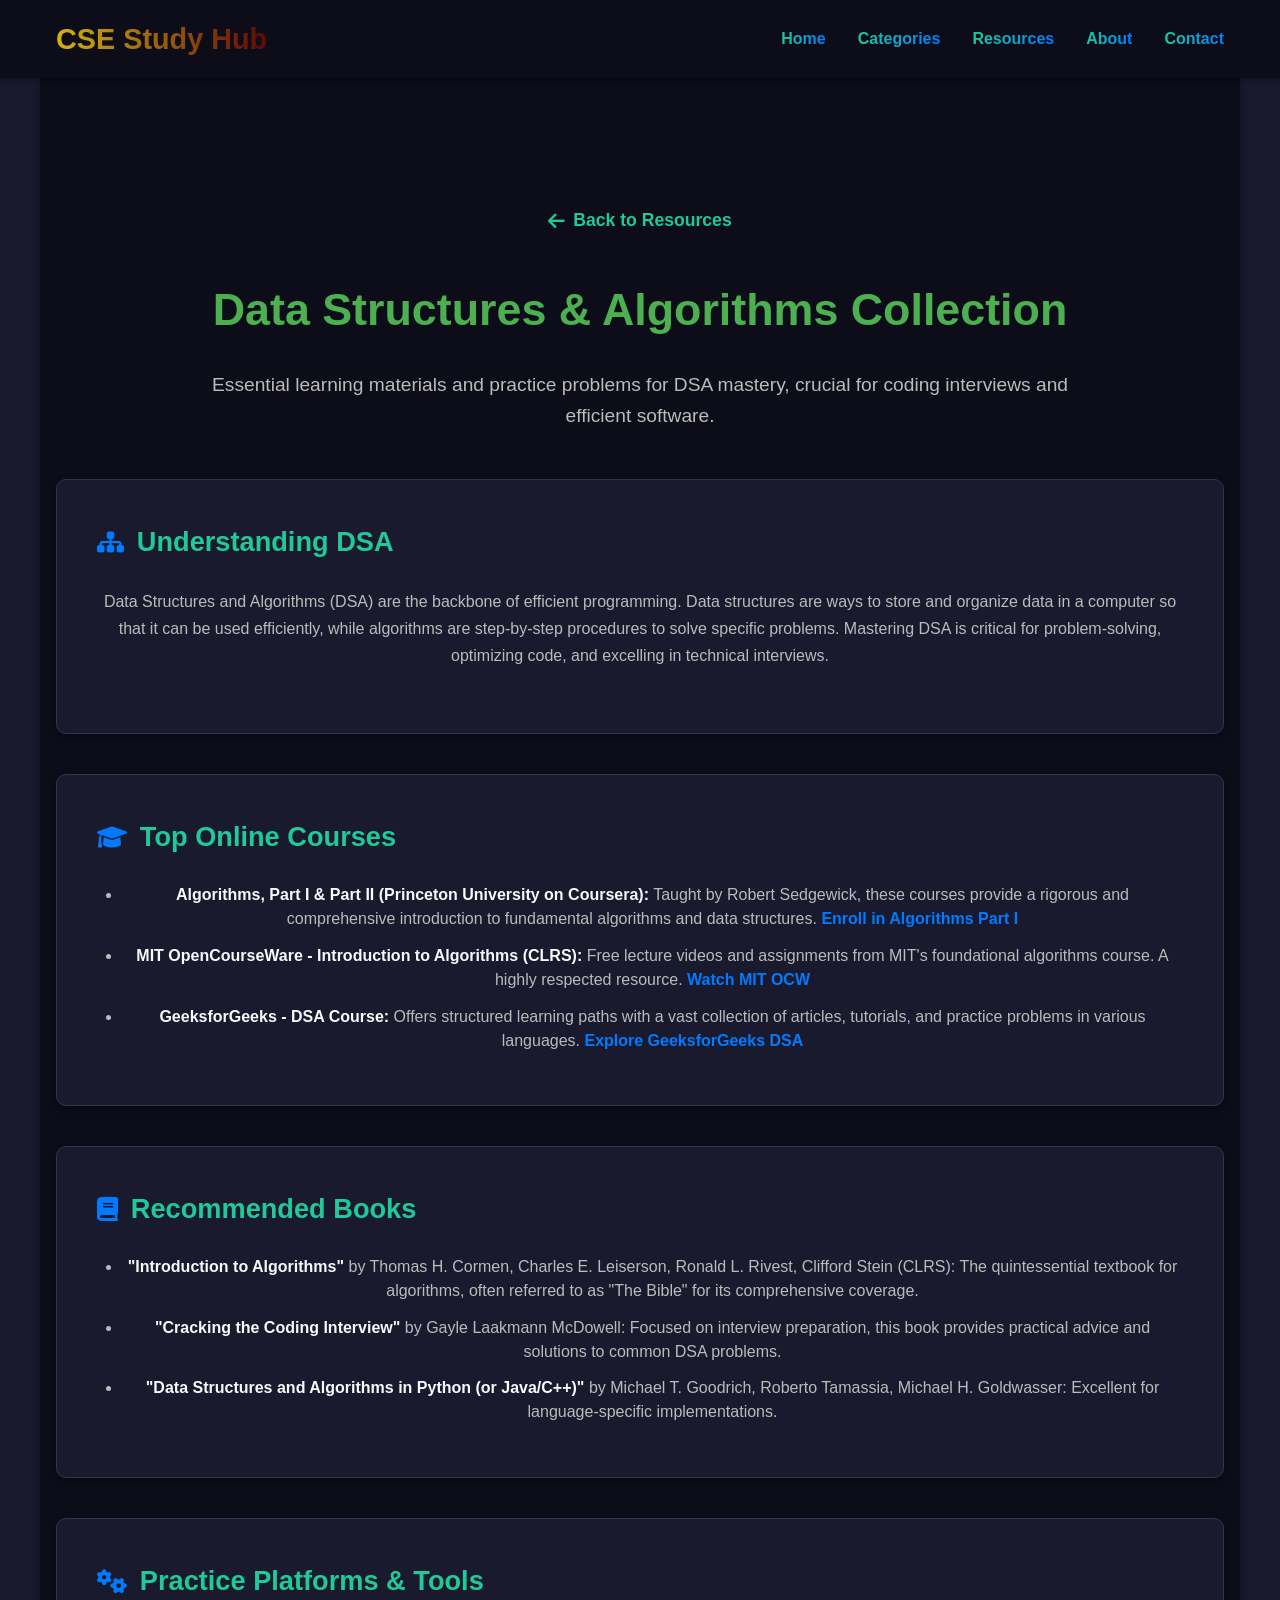
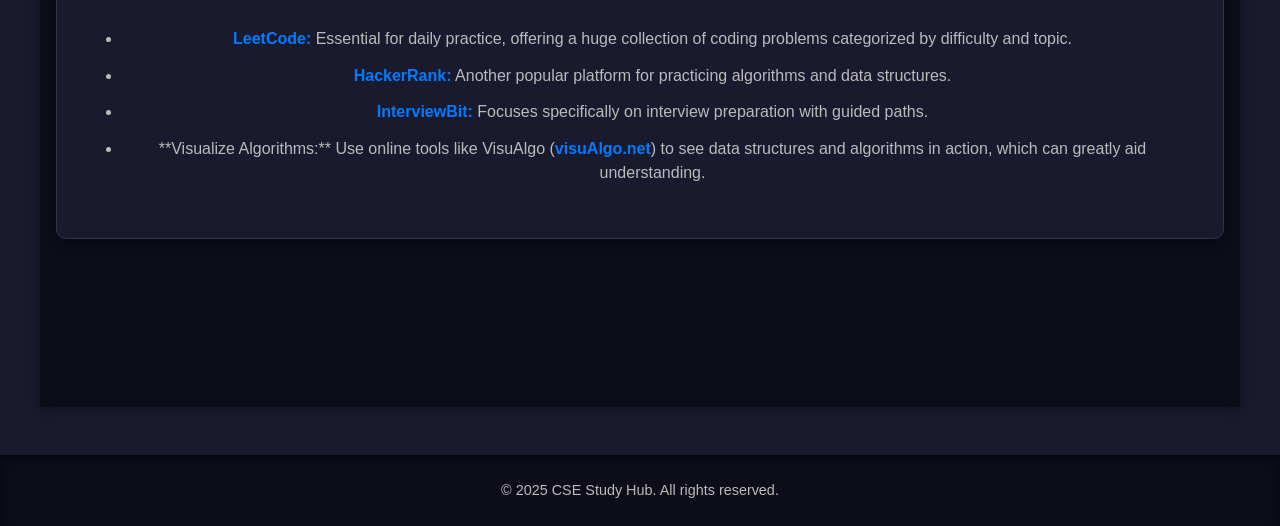
<file: resource-dsa.html>
<!DOCTYPE html>
<html lang="en">
<head>
    <meta charset="UTF-8">
 <meta name="viewport" content="width=device-width, initial-scale=1.0">
<title>CSE Study Hub - Data Structures & Algorithms Collection</title>
<link rel="stylesheet" href="style.css">
 <link rel="stylesheet" href="https://cdnjs.cloudflare.com/ajax/libs/font-awesome/6.0.0/css/all.min.css" integrity="sha512-9usAa10IRO0HhonpyAIVpjrylPvoDwiPUiKdWk5t3PyolY1cOd4DSE0Ga+ri4AuTroPR5aQvXU9xC6qOPnzFeg==" crossorigin="anonymous" referrerpolicy="no-referrer" />
</head>
<body>
 <header>
 <nav>
 <div class="logo">CSE Study Hub</div>
 <ul class="nav-links">
<li><a href="index.html">Home</a></li>
 <li><a href="categories.html">Categories</a></li>
 <li><a href="resources.html">Resources</a></li>
<li><a href="about.html">About</a></li>
 <li><a href="contact.html">Contact</a></li>
</ul>
</nav>
</header>
<main class="page-content resource-detail-page">
<section class="resource-detail-content pre-fade-in">
<a href="resources.html" class="back-link"><i class="fas fa-arrow-left"></i> Back to Resources</a>
 <h1 class="detail-page-title">Data Structures & Algorithms Collection</h1>
<p class="resource-intro-text">Essential learning materials and practice problems for DSA mastery, crucial for coding interviews and efficient software.</p>
<div class="detail-section pre-fade-in">
<h3><i class="fas fa-sitemap"></i> Understanding DSA</h3>
<p>Data Structures and Algorithms (DSA) are the backbone of efficient programming. Data structures are ways to store and organize data in a computer so that it can be used efficiently, while algorithms are step-by-step procedures to solve specific problems. Mastering DSA is critical for problem-solving, optimizing code, and excelling in technical interviews.</p>
</div>
<div class="detail-section pre-fade-in">
<h3><i class="fas fa-graduation-cap"></i> Top Online Courses</h3>
<ul>
<li><strong>Algorithms, Part I & Part II (Princeton University on Coursera):</strong> Taught by Robert Sedgewick, these courses provide a rigorous and comprehensive introduction to fundamental algorithms and data structures. <a href="https://www.coursera.org/learn/algorithms-part1" target="_blank">Enroll in Algorithms Part I</a></li>
<li><strong>MIT OpenCourseWare - Introduction to Algorithms (CLRS):</strong> Free lecture videos and assignments from MIT's foundational algorithms course. A highly respected resource. <a href="https://ocw.mit.edu/courses/6-006-introduction-to-algorithms-fall-2011/" target="_blank">Watch MIT OCW</a></li>
 <li><strong>GeeksforGeeks - DSA Course:</strong> Offers structured learning paths with a vast collection of articles, tutorials, and practice problems in various languages. <a href="https://www.geeksforgeeks.org/data-structures/" target="_blank">Explore GeeksforGeeks DSA</a></li>
</ul>
</div>
<div class="detail-section pre-fade-in">
<h3><i class="fas fa-book"></i> Recommended Books</h3>
<ul>
<li><strong>"Introduction to Algorithms"</strong> by Thomas H. Cormen, Charles E. Leiserson, Ronald L. Rivest, Clifford Stein (CLRS): The quintessential textbook for algorithms, often referred to as "The Bible" for its comprehensive coverage.</li>
<li><strong>"Cracking the Coding Interview"</strong> by Gayle Laakmann McDowell: Focused on interview preparation, this book provides practical advice and solutions to common DSA problems.</li>
<li><strong>"Data Structures and Algorithms in Python (or Java/C++)"</strong> by Michael T. Goodrich, Roberto Tamassia, Michael H. Goldwasser: Excellent for language-specific implementations.</li>
</ul>
</div>
<div class="detail-section pre-fade-in">
<h3><i class="fas fa-cogs"></i> Practice Platforms & Tools</h3>
<ul>
<li><a href="https://leetcode.com/" target="_blank">LeetCode:</a> Essential for daily practice, offering a huge collection of coding problems categorized by difficulty and topic.</li>
<li><a href="https://www.hackerrank.com/" target="_blank">HackerRank:</a> Another popular platform for practicing algorithms and data structures.</li>
<li><a href="https://www.interviewbit.com/" target="_blank">InterviewBit:</a> Focuses specifically on interview preparation with guided paths.</li>
 <li>**Visualize Algorithms:** Use online tools like VisuAlgo (<a href="https://visualgo.net/en" target="_blank">visuAlgo.net</a>) to see data structures and algorithms in action, which can greatly aid understanding.</li>
 </ul>
</div>
 </section>
</main>
<footer>
<p>© 2025 CSE Study Hub. All rights reserved.</p>
</footer>
<script src="script.js"></script>
</body>
</html>
</file>
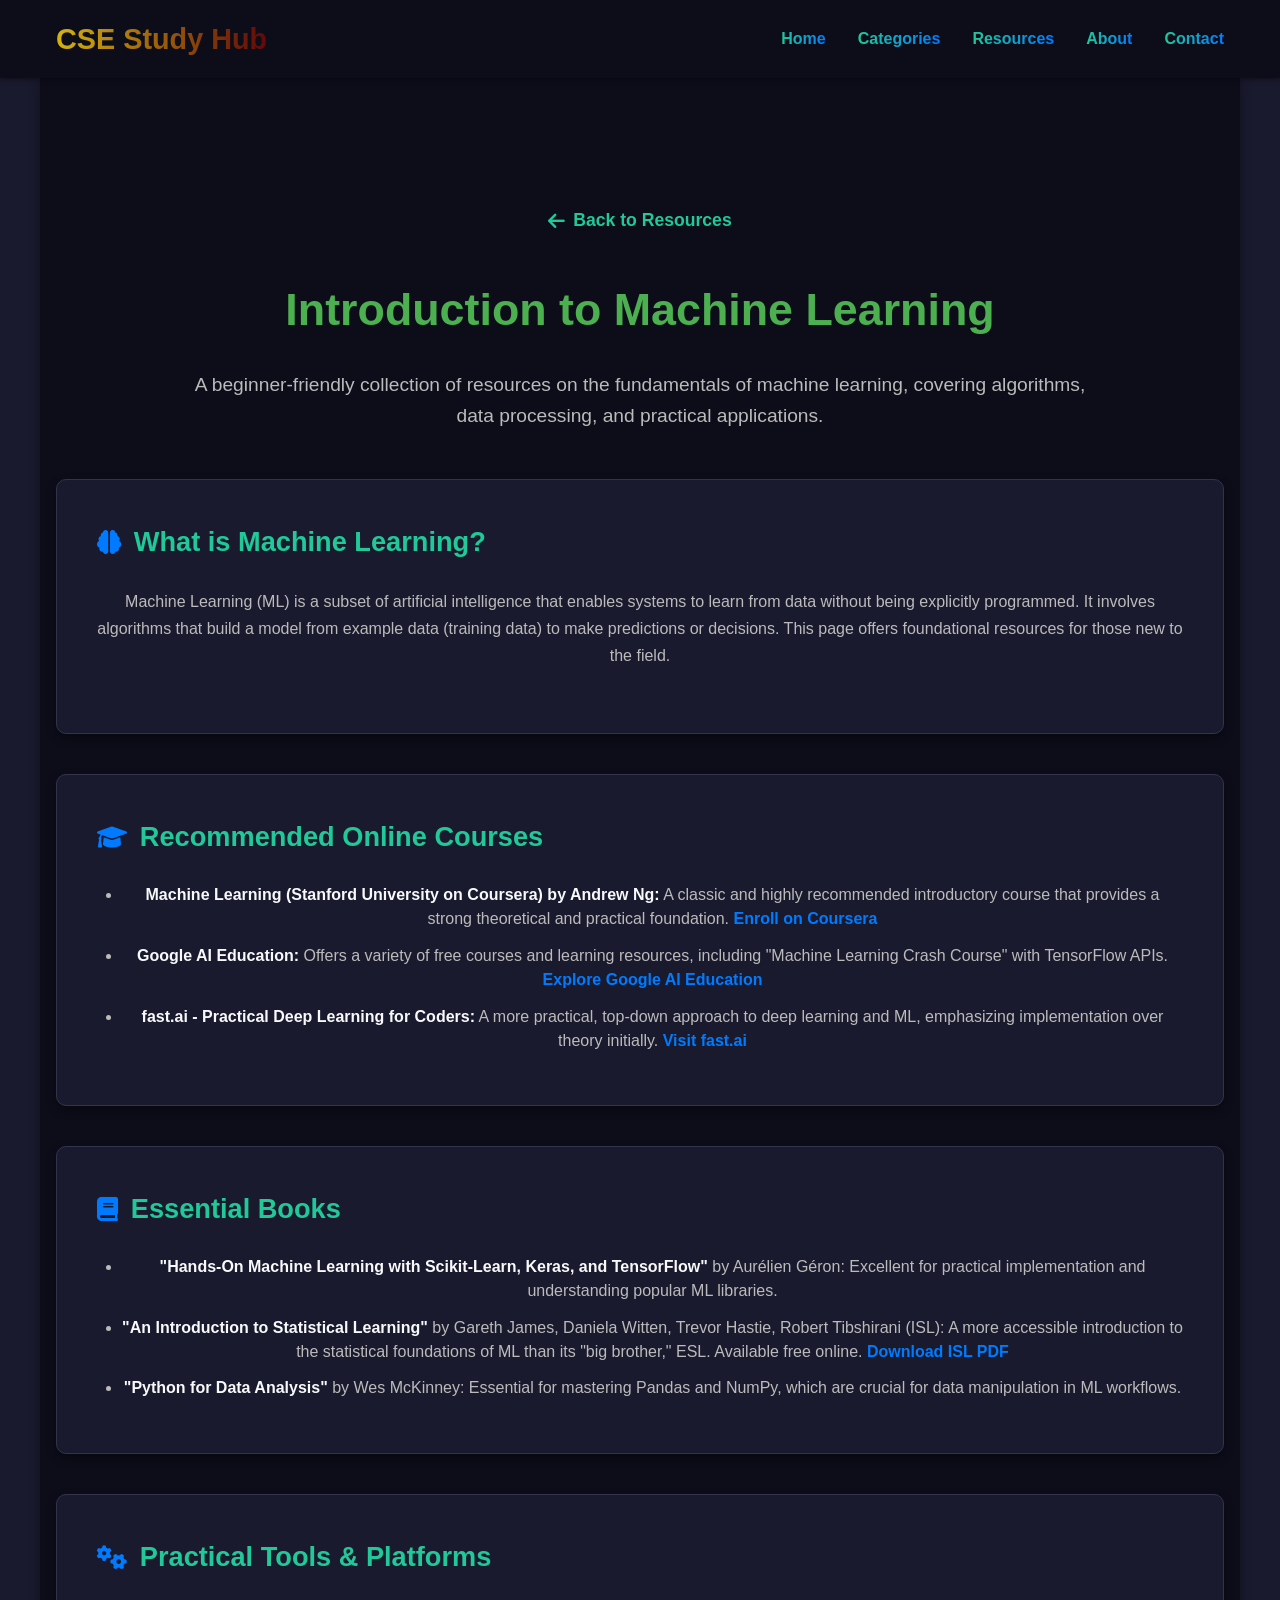
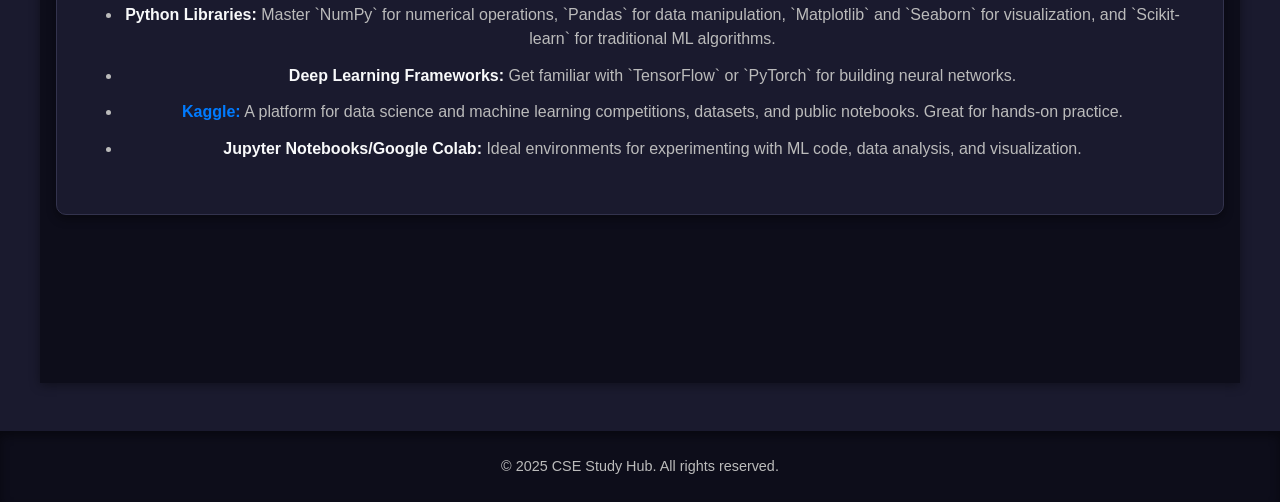
<file: resource-ml.html>
<!DOCTYPE html>
<html lang="en">
<head>
<meta charset="UTF-8">
<meta name="viewport" content="width=device-width, initial-scale=1.0">
<title>CSE Study Hub - Introduction to Machine Learning</title>
<link rel="stylesheet" href="style.css">
<link rel="stylesheet" href="https://cdnjs.cloudflare.com/ajax/libs/font-awesome/6.0.0/css/all.min.css" integrity="sha512-9usAa10IRO0HhonpyAIVpjrylPvoDwiPUiKdWk5t3PyolY1cOd4DSE0Ga+ri4AuTroPR5aQvXU9xC6qOPnzFeg==" crossorigin="anonymous" referrerpolicy="no-referrer" />
</head>
<body>
<header>
<nav>
<div class="logo">CSE Study Hub</div>
<ul class="nav-links">
<li><a href="index.html">Home</a></li>
<li><a href="categories.html">Categories</a></li>
<li><a href="resources.html">Resources</a></li>
<li><a href="about.html">About</a></li>
<li><a href="contact.html">Contact</a></li>
</ul>
</nav>
</header>
<main class="page-content resource-detail-page">
 <section class="resource-detail-content pre-fade-in">
<a href="resources.html" class="back-link"><i class="fas fa-arrow-left"></i> Back to Resources</a>
 <h1 class="detail-page-title">Introduction to Machine Learning</h1>
 <p class="resource-intro-text">A beginner-friendly collection of resources on the fundamentals of machine learning, covering algorithms, data processing, and practical applications.</p>
 <div class="detail-section pre-fade-in">
<h3><i class="fas fa-brain"></i> What is Machine Learning?</h3>
 <p>Machine Learning (ML) is a subset of artificial intelligence that enables systems to learn from data without being explicitly programmed. It involves algorithms that build a model from example data (training data) to make predictions or decisions. This page offers foundational resources for those new to the field.</p>
</div>
<div class="detail-section pre-fade-in">
<h3><i class="fas fa-graduation-cap"></i> Recommended Online Courses</h3>
 <ul>
 <li><strong>Machine Learning (Stanford University on Coursera) by Andrew Ng:</strong> A classic and highly recommended introductory course that provides a strong theoretical and practical foundation. <a href="https://www.coursera.org/learn/machine-learning" target="_blank">Enroll on Coursera</a></li>
 <li><strong>Google AI Education:</strong> Offers a variety of free courses and learning resources, including "Machine Learning Crash Course" with TensorFlow APIs. <a href="https://ai.google/education/" target="_blank">Explore Google AI Education</a></li>
 <li><strong>fast.ai - Practical Deep Learning for Coders:</strong> A more practical, top-down approach to deep learning and ML, emphasizing implementation over theory initially. <a href="https://www.fast.ai/" target="_blank">Visit fast.ai</a></li>
 </ul>
 </div>
 <div class="detail-section pre-fade-in">
 <h3><i class="fas fa-book"></i> Essential Books</h3>
 <ul>
 <li><strong>"Hands-On Machine Learning with Scikit-Learn, Keras, and TensorFlow"</strong> by Aurélien Géron: Excellent for practical implementation and understanding popular ML libraries.</li>
 <li><strong>"An Introduction to Statistical Learning"</strong> by Gareth James, Daniela Witten, Trevor Hastie, Robert Tibshirani (ISL): A more accessible introduction to the statistical foundations of ML than its "big brother," ESL. Available free online. <a href="https://www.statlearning.com/" target="_blank">Download ISL PDF</a></li>
<li><strong>"Python for Data Analysis"</strong> by Wes McKinney: Essential for mastering Pandas and NumPy, which are crucial for data manipulation in ML workflows.</li>
 </ul>
 </div>
<div class="detail-section pre-fade-in">
<h3><i class="fas fa-cogs"></i> Practical Tools & Platforms</h3>
<ul>
 <li><strong>Python Libraries:</strong> Master `NumPy` for numerical operations, `Pandas` for data manipulation, `Matplotlib` and `Seaborn` for visualization, and `Scikit-learn` for traditional ML algorithms.</li>
<li><strong>Deep Learning Frameworks:</strong> Get familiar with `TensorFlow` or `PyTorch` for building neural networks.</li>
 <li><a href="https://www.kaggle.com/" target="_blank">Kaggle:</a> A platform for data science and machine learning competitions, datasets, and public notebooks. Great for hands-on practice.</li>
<li><strong>Jupyter Notebooks/Google Colab:</strong> Ideal environments for experimenting with ML code, data analysis, and visualization.</li>
</ul>
</div>
</section>
</main>
<footer>
<p>© 2025 CSE Study Hub. All rights reserved.</p>
</footer>
<script src="script.js"></script>
</body>
</html>
</file>
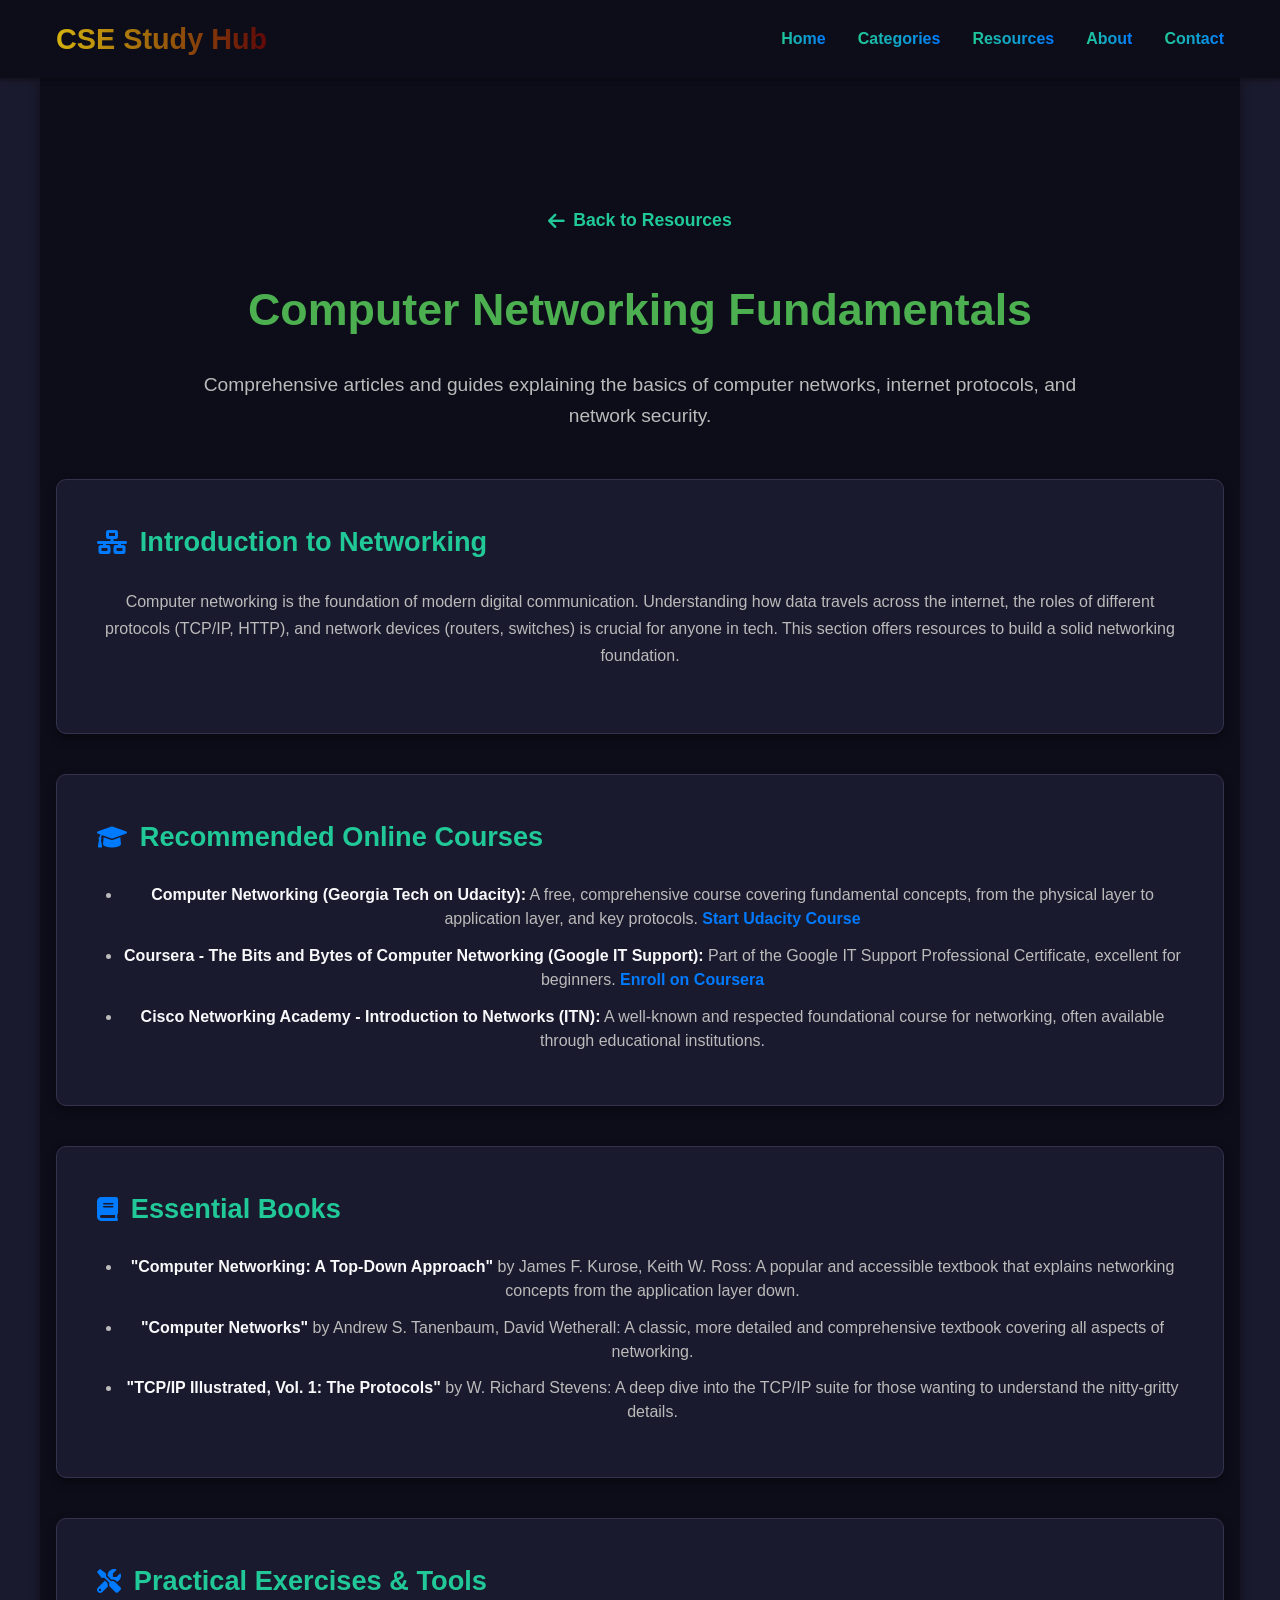
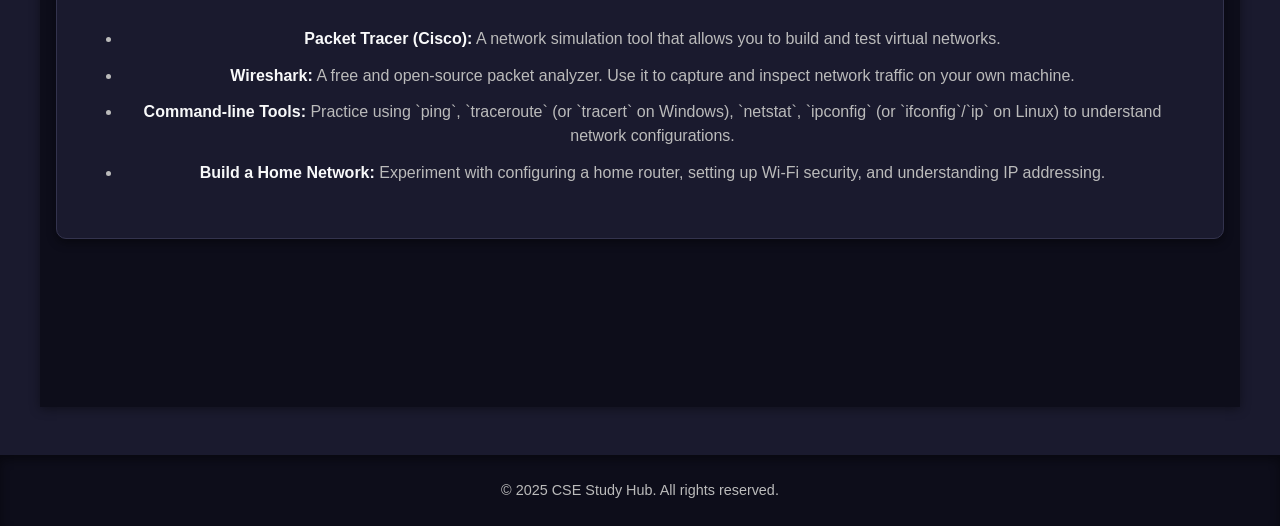
<file: resource-networking.html>
<!DOCTYPE html>

<html lang="en">

<head>
<meta charset="UTF-8">
<meta name="viewport" content="width=device-width, initial-scale=1.0">
 <title>CSE Study Hub - Computer Networking Fundamentals</title>
 <link rel="stylesheet" href="style.css">
 <link rel="stylesheet" href="https://cdnjs.cloudflare.com/ajax/libs/font-awesome/6.0.0/css/all.min.css" integrity="sha512-9usAa10IRO0HhonpyAIVpjrylPvoDwiPUiKdWk5t3PyolY1cOd4DSE0Ga+ri4AuTroPR5aQvXU9xC6qOPnzFeg==" crossorigin="anonymous" referrerpolicy="no-referrer" />
</head>
<body>
 <header>
 <nav>
 <div class="logo">CSE Study Hub</div>
 <ul class="nav-links">
 <li><a href="index.html">Home</a></li>
 <li><a href="categories.html">Categories</a></li>
 <li><a href="resources.html">Resources</a></li>
 <li><a href="about.html">About</a></li>
<li><a href="contact.html">Contact</a></li>
 </ul>
 </nav>
</header>
<main class="page-content resource-detail-page">
<section class="resource-detail-content pre-fade-in">
<a href="resources.html" class="back-link"><i class="fas fa-arrow-left"></i> Back to Resources</a>

<h1 class="detail-page-title">Computer Networking Fundamentals</h1>
 <p class="resource-intro-text">Comprehensive articles and guides explaining the basics of computer networks, internet protocols, and network security.</p>
 <div class="detail-section pre-fade-in">
 <h3><i class="fas fa-network-wired"></i> Introduction to Networking</h3>
 <p>Computer networking is the foundation of modern digital communication. Understanding how data travels across the internet, the roles of different protocols (TCP/IP, HTTP), and network devices (routers, switches) is crucial for anyone in tech. This section offers resources to build a solid networking foundation.</p>
 </div>
<div class="detail-section pre-fade-in">
 <h3><i class="fas fa-graduation-cap"></i> Recommended Online Courses</h3>
 <ul>
 <li><strong>Computer Networking (Georgia Tech on Udacity):</strong> A free, comprehensive course covering fundamental concepts, from the physical layer to application layer, and key protocols. <a href="https://www.udacity.com/course/computer-networking--ud436" target="_blank">Start Udacity Course</a></li>
 <li><strong>Coursera - The Bits and Bytes of Computer Networking (Google IT Support):</strong> Part of the Google IT Support Professional Certificate, excellent for beginners. <a href="https://www.coursera.org/learn/computer-networking" target="_blank">Enroll on Coursera</a></li>
 <li><strong>Cisco Networking Academy - Introduction to Networks (ITN):</strong> A well-known and respected foundational course for networking, often available through educational institutions.</li>
 </ul>
 </div>
 <div class="detail-section pre-fade-in">
 <h3><i class="fas fa-book"></i> Essential Books</h3>
 <ul>
 <li><strong>"Computer Networking: A Top-Down Approach"</strong> by James F. Kurose, Keith W. Ross: A popular and accessible textbook that explains networking concepts from the application layer down.</li>
 <li><strong>"Computer Networks"</strong> by Andrew S. Tanenbaum, David Wetherall: A classic, more detailed and comprehensive textbook covering all aspects of networking.</li>
 <li><strong>"TCP/IP Illustrated, Vol. 1: The Protocols"</strong> by W. Richard Stevens: A deep dive into the TCP/IP suite for those wanting to understand the nitty-gritty details.</li>
 </ul>
 </div>
 <div class="detail-section pre-fade-in">
<h3><i class="fas fa-tools"></i> Practical Exercises & Tools</h3>
 <ul>
 <li><strong>Packet Tracer (Cisco):</strong> A network simulation tool that allows you to build and test virtual networks.</li>
 <li><strong>Wireshark:</strong> A free and open-source packet analyzer. Use it to capture and inspect network traffic on your own machine.</li>
<li><strong>Command-line Tools:</strong> Practice using `ping`, `traceroute` (or `tracert` on Windows), `netstat`, `ipconfig` (or `ifconfig`/`ip` on Linux) to understand network configurations.</li>
 <li><strong>Build a Home Network:</strong> Experiment with configuring a home router, setting up Wi-Fi security, and understanding IP addressing.</li>
 </ul>
 </div>
 </section>
 </main>
<footer>
 <p>© 2025 CSE Study Hub. All rights reserved.</p>
 </footer>
<script src="script.js"></script>

</body>

</html>
</file>
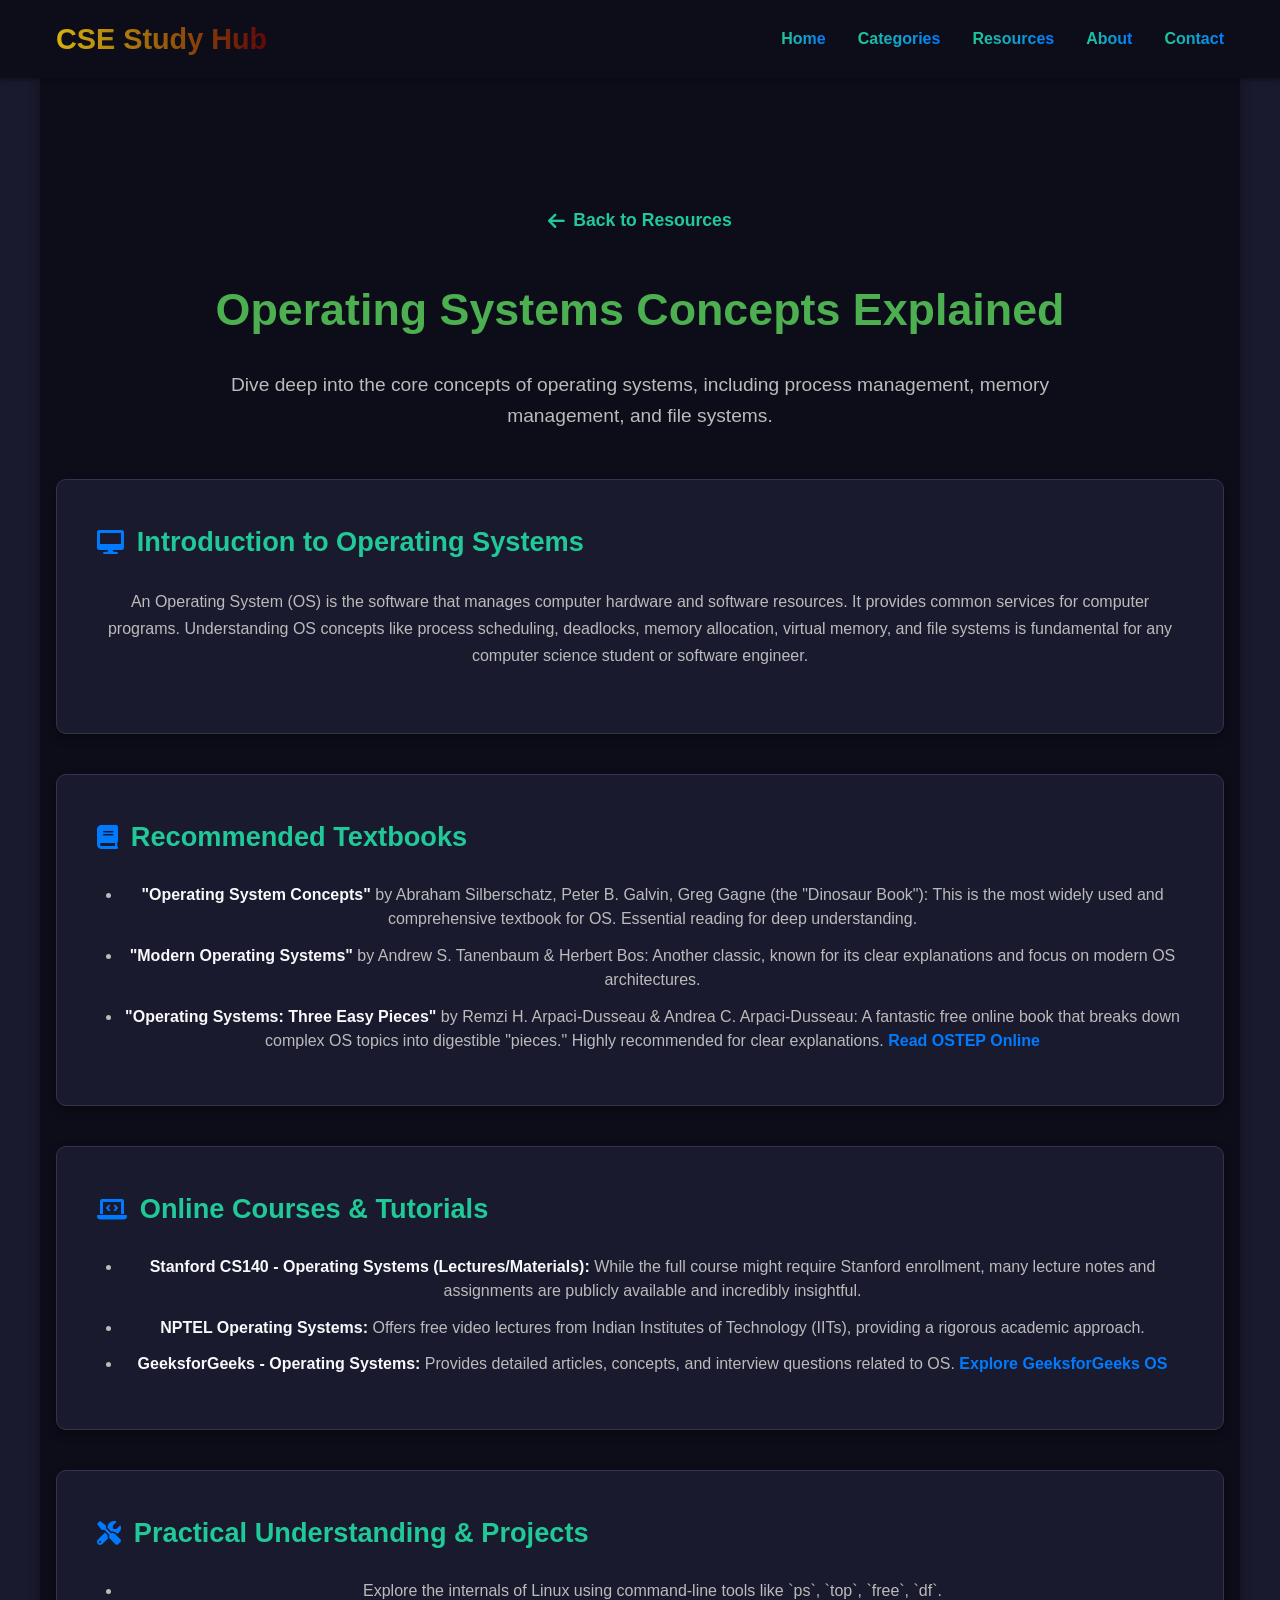
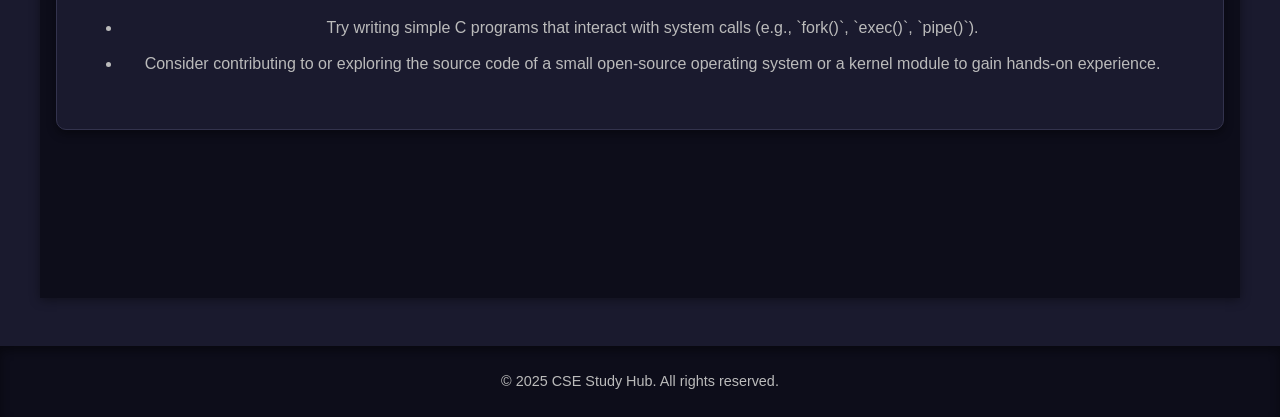
<file: resource-os.html>
<!DOCTYPE html>
<html lang="en">
<head>
 <meta charset="UTF-8">
<meta name="viewport" content="width=device-width, initial-scale=1.0">
 <title>CSE Study Hub - Operating Systems Concepts</title>
 <link rel="stylesheet" href="style.css">
 <link rel="stylesheet" href="https://cdnjs.cloudflare.com/ajax/libs/font-awesome/6.0.0/css/all.min.css" integrity="sha512-9usAa10IRO0HhonpyAIVpjrylPvoDwiPUiKdWk5t3PyolY1cOd4DSE0Ga+ri4AuTroPR5aQvXU9xC6qOPnzFeg==" crossorigin="anonymous" referrerpolicy="no-referrer" />
</head>
<body>
 <header>
 <nav>
<div class="logo">CSE Study Hub</div>
 <ul class="nav-links">
 <li><a href="index.html">Home</a></li>
 <li><a href="categories.html">Categories</a></li>
 <li><a href="resources.html">Resources</a></li>
 <li><a href="about.html">About</a></li>
 <li><a href="contact.html">Contact</a></li>
 </ul>
 </nav>
 </header>
<main class="page-content resource-detail-page">
 <section class="resource-detail-content pre-fade-in">
 <a href="resources.html" class="back-link"><i class="fas fa-arrow-left"></i> Back to Resources</a>
 <h1 class="detail-page-title">Operating Systems Concepts Explained</h1>
 <p class="resource-intro-text">Dive deep into the core concepts of operating systems, including process management, memory management, and file systems.</p>
 <div class="detail-section pre-fade-in">
 <h3><i class="fas fa-desktop"></i> Introduction to Operating Systems</h3>
 <p>An Operating System (OS) is the software that manages computer hardware and software resources. It provides common services for computer programs. Understanding OS concepts like process scheduling, deadlocks, memory allocation, virtual memory, and file systems is fundamental for any computer science student or software engineer.</p>
 </div>
 <div class="detail-section pre-fade-in">
 <h3><i class="fas fa-book"></i> Recommended Textbooks</h3>
 <ul>
<li><strong>"Operating System Concepts"</strong> by Abraham Silberschatz, Peter B. Galvin, Greg Gagne (the "Dinosaur Book"): This is the most widely used and comprehensive textbook for OS. Essential reading for deep understanding.</li>
 <li><strong>"Modern Operating Systems"</strong> by Andrew S. Tanenbaum & Herbert Bos: Another classic, known for its clear explanations and focus on modern OS architectures.</li>
<li><strong>"Operating Systems: Three Easy Pieces"</strong> by Remzi H. Arpaci-Dusseau & Andrea C. Arpaci-Dusseau: A fantastic free online book that breaks down complex OS topics into digestible "pieces." Highly recommended for clear explanations. <a href="https://pages.cs.wisc.edu/~remzi/OSTEP/" target="_blank">Read OSTEP Online</a></li>
</ul>
</div>
 <div class="detail-section pre-fade-in">
 <h3><i class="fas fa-laptop-code"></i> Online Courses & Tutorials</h3>
 <ul>
<li><strong>Stanford CS140 - Operating Systems (Lectures/Materials):</strong> While the full course might require Stanford enrollment, many lecture notes and assignments are publicly available and incredibly insightful.</li>
 <li><strong>NPTEL Operating Systems:</strong> Offers free video lectures from Indian Institutes of Technology (IITs), providing a rigorous academic approach.</li>
 <li><strong>GeeksforGeeks - Operating Systems:</strong> Provides detailed articles, concepts, and interview questions related to OS. <a href="https://www.geeksforgeeks.org/operating-systems/" target="_blank">Explore GeeksforGeeks OS</a></li>
 </ul>
 </div>
<div class="detail-section pre-fade-in">
 <h3><i class="fas fa-tools"></i> Practical Understanding & Projects</h3>
 <ul>
 <li>Explore the internals of Linux using command-line tools like `ps`, `top`, `free`, `df`.</li>
 <li>Try writing simple C programs that interact with system calls (e.g., `fork()`, `exec()`, `pipe()`).</li>
 <li>Consider contributing to or exploring the source code of a small open-source operating system or a kernel module to gain hands-on experience.</li>
 </ul>
 </div>
</section>
 </main>
 <footer>
 <p>© 2025 CSE Study Hub. All rights reserved.</p>
 </footer>
<script src="script.js"></script>

</body>

</html>
</file>
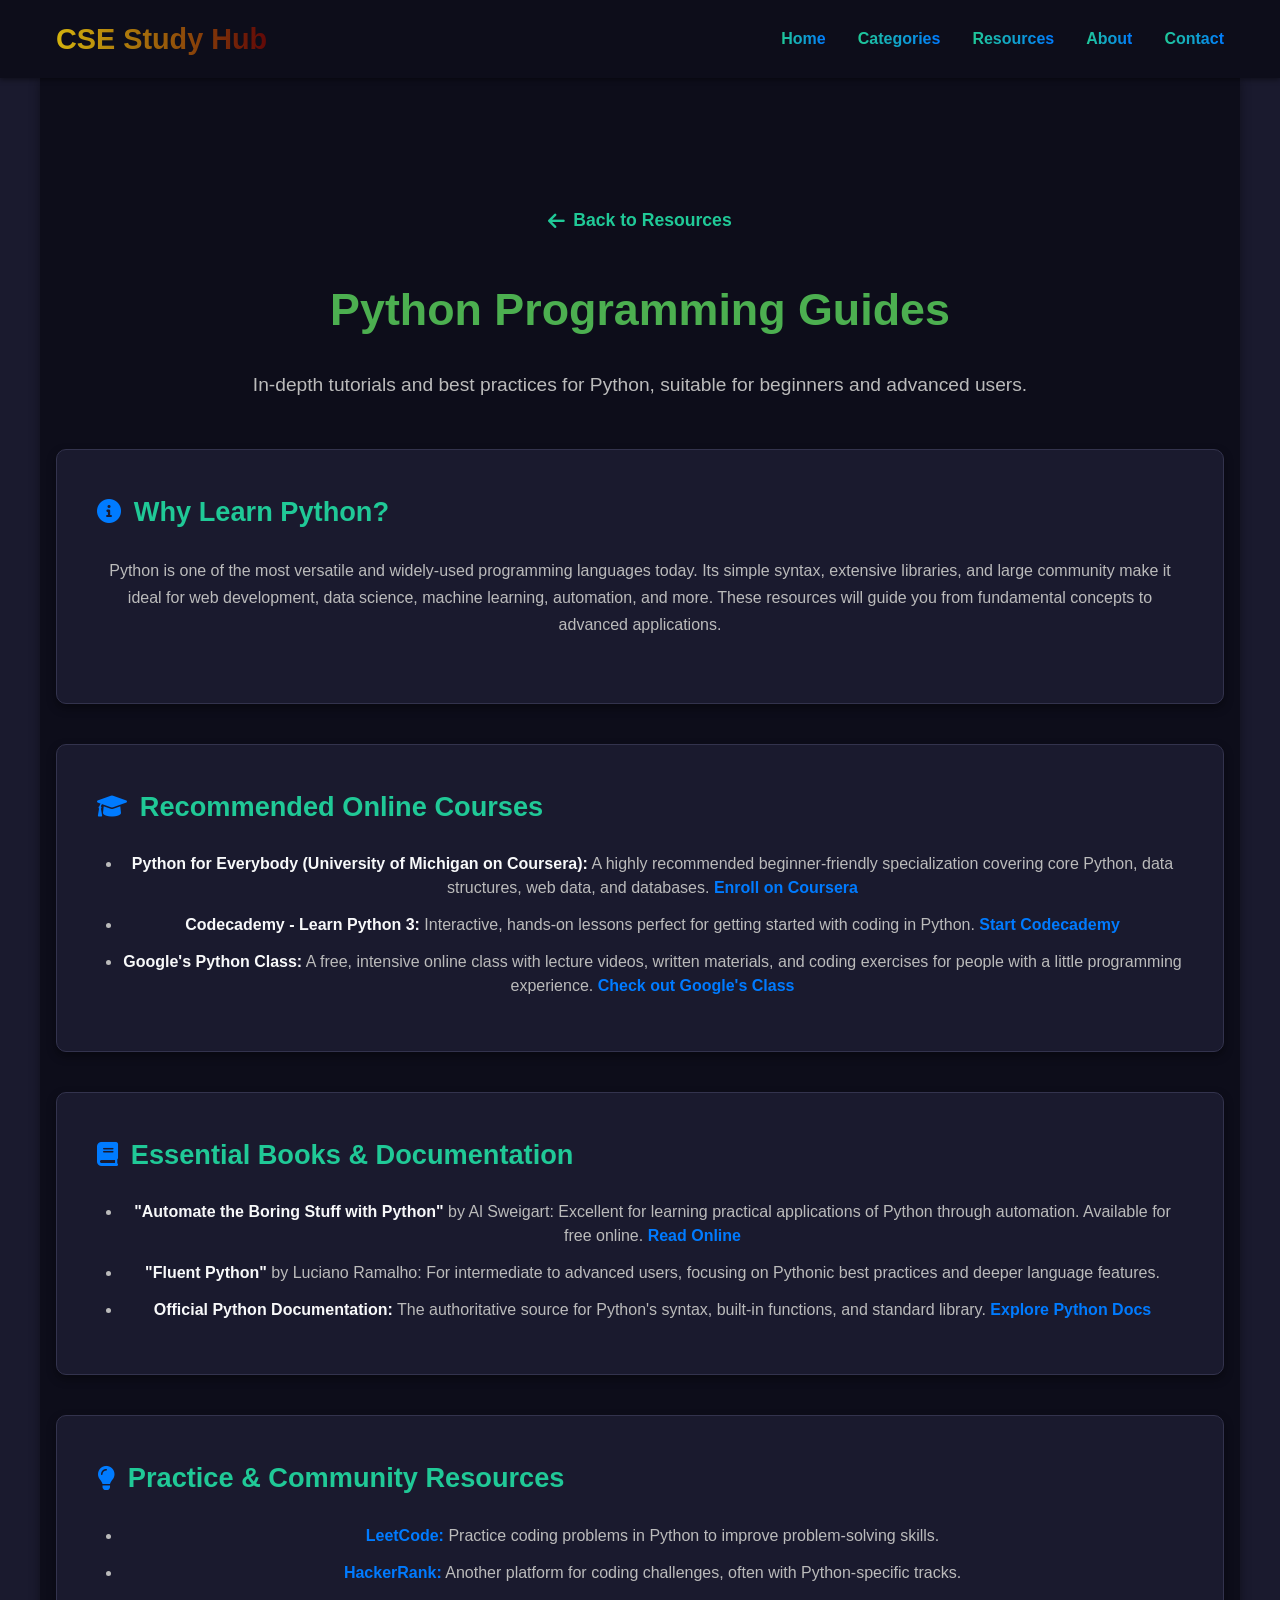
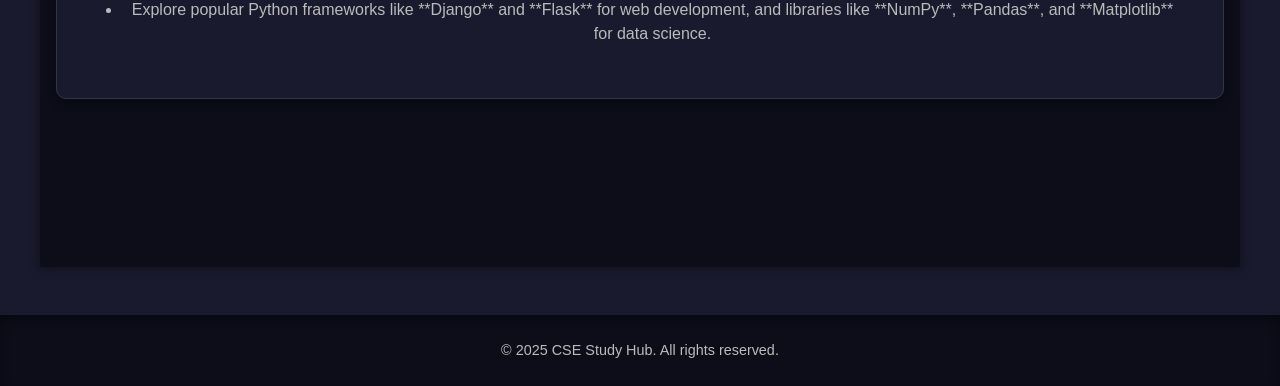
<file: resource-python.html>
<!DOCTYPE html>
<html lang="en">
<head>
<meta charset="UTF-8">
<meta name="viewport" content="width=device-width, initial-scale=1.0">
<title>CSE Study Hub - Python Programming Guides</title>
 <link rel="stylesheet" href="style.css">
<link rel="stylesheet" href="https://cdnjs.cloudflare.com/ajax/libs/font-awesome/6.0.0/css/all.min.css" integrity="sha512-9usAa10IRO0HhonpyAIVpjrylPvoDwiPUiKdWk5t3PyolY1cOd4DSE0Ga+ri4AuTroPR5aQvXU9xC6qOPnzFeg==" crossorigin="anonymous" referrerpolicy="no-referrer" />
</head>
<body>
 <header>
 <nav>
<div class="logo">CSE Study Hub</div>
<ul class="nav-links">
 <li><a href="index.html">Home</a></li>
 <li><a href="categories.html">Categories</a></li>
 <li><a href="resources.html">Resources</a></li>
 <li><a href="about.html">About</a></li>
 <li><a href="contact.html">Contact</a></li>
 </ul>
 </nav>
</header>
<main class="page-content resource-detail-page">
 <section class="resource-detail-content pre-fade-in">
 <a href="resources.html" class="back-link"><i class="fas fa-arrow-left"></i> Back to Resources</a>
<h1 class="detail-page-title">Python Programming Guides</h1>
 <p class="resource-intro-text">In-depth tutorials and best practices for Python, suitable for beginners and advanced users.</p>
 <div class="detail-section pre-fade-in">
 <h3><i class="fas fa-info-circle"></i> Why Learn Python?</h3>
<p>Python is one of the most versatile and widely-used programming languages today. Its simple syntax, extensive libraries, and large community make it ideal for web development, data science, machine learning, automation, and more. These resources will guide you from fundamental concepts to advanced applications.</p>
</div>
 <div class="detail-section pre-fade-in">
 <h3><i class="fas fa-graduation-cap"></i> Recommended Online Courses</h3>
 <ul>
 <li><strong>Python for Everybody (University of Michigan on Coursera):</strong> A highly recommended beginner-friendly specialization covering core Python, data structures, web data, and databases. <a href="https://www.coursera.org/specializations/python" target="_blank">Enroll on Coursera</a></li>
 <li><strong>Codecademy - Learn Python 3:</strong> Interactive, hands-on lessons perfect for getting started with coding in Python. <a href="https://www.codecademy.com/learn/learn-python-3" target="_blank">Start Codecademy</a></li>
 <li><strong>Google's Python Class:</strong> A free, intensive online class with lecture videos, written materials, and coding exercises for people with a little programming experience. <a href="https://developers.google.com/edu/python/" target="_blank">Check out Google's Class</a></li>
</ul>
 </div>
<div class="detail-section pre-fade-in">
<h3><i class="fas fa-book"></i> Essential Books & Documentation</h3>
<ul>
<li><strong>"Automate the Boring Stuff with Python"</strong> by Al Sweigart: Excellent for learning practical applications of Python through automation. Available for free online. <a href="https://automatetheboringstuff.com/" target="_blank">Read Online</a></li>
<li><strong>"Fluent Python"</strong> by Luciano Ramalho: For intermediate to advanced users, focusing on Pythonic best practices and deeper language features.</li>
 <li><strong>Official Python Documentation:</strong> The authoritative source for Python's syntax, built-in functions, and standard library. <a href="https://docs.python.org/3/" target="_blank">Explore Python Docs</a></li>
</ul>
</div>
<div class="detail-section pre-fade-in">
<h3><i class="fas fa-lightbulb"></i> Practice & Community Resources</h3>
<ul>
<li><a href="https://leetcode.com/" target="_blank">LeetCode:</a> Practice coding problems in Python to improve problem-solving skills.</li>
<li><a href="https://www.hackerrank.com/" target="_blank">HackerRank:</a> Another platform for coding challenges, often with Python-specific tracks.</li>
 <li>Explore popular Python frameworks like **Django** and **Flask** for web development, and libraries like **NumPy**, **Pandas**, and **Matplotlib** for data science.</li>
</ul>
</div>
</section>
</main>
<footer>
<p>© 2025 CSE Study Hub. All rights reserved.</p>
 </footer>
<script src="script.js"></script>
</body>
</html>
</file>
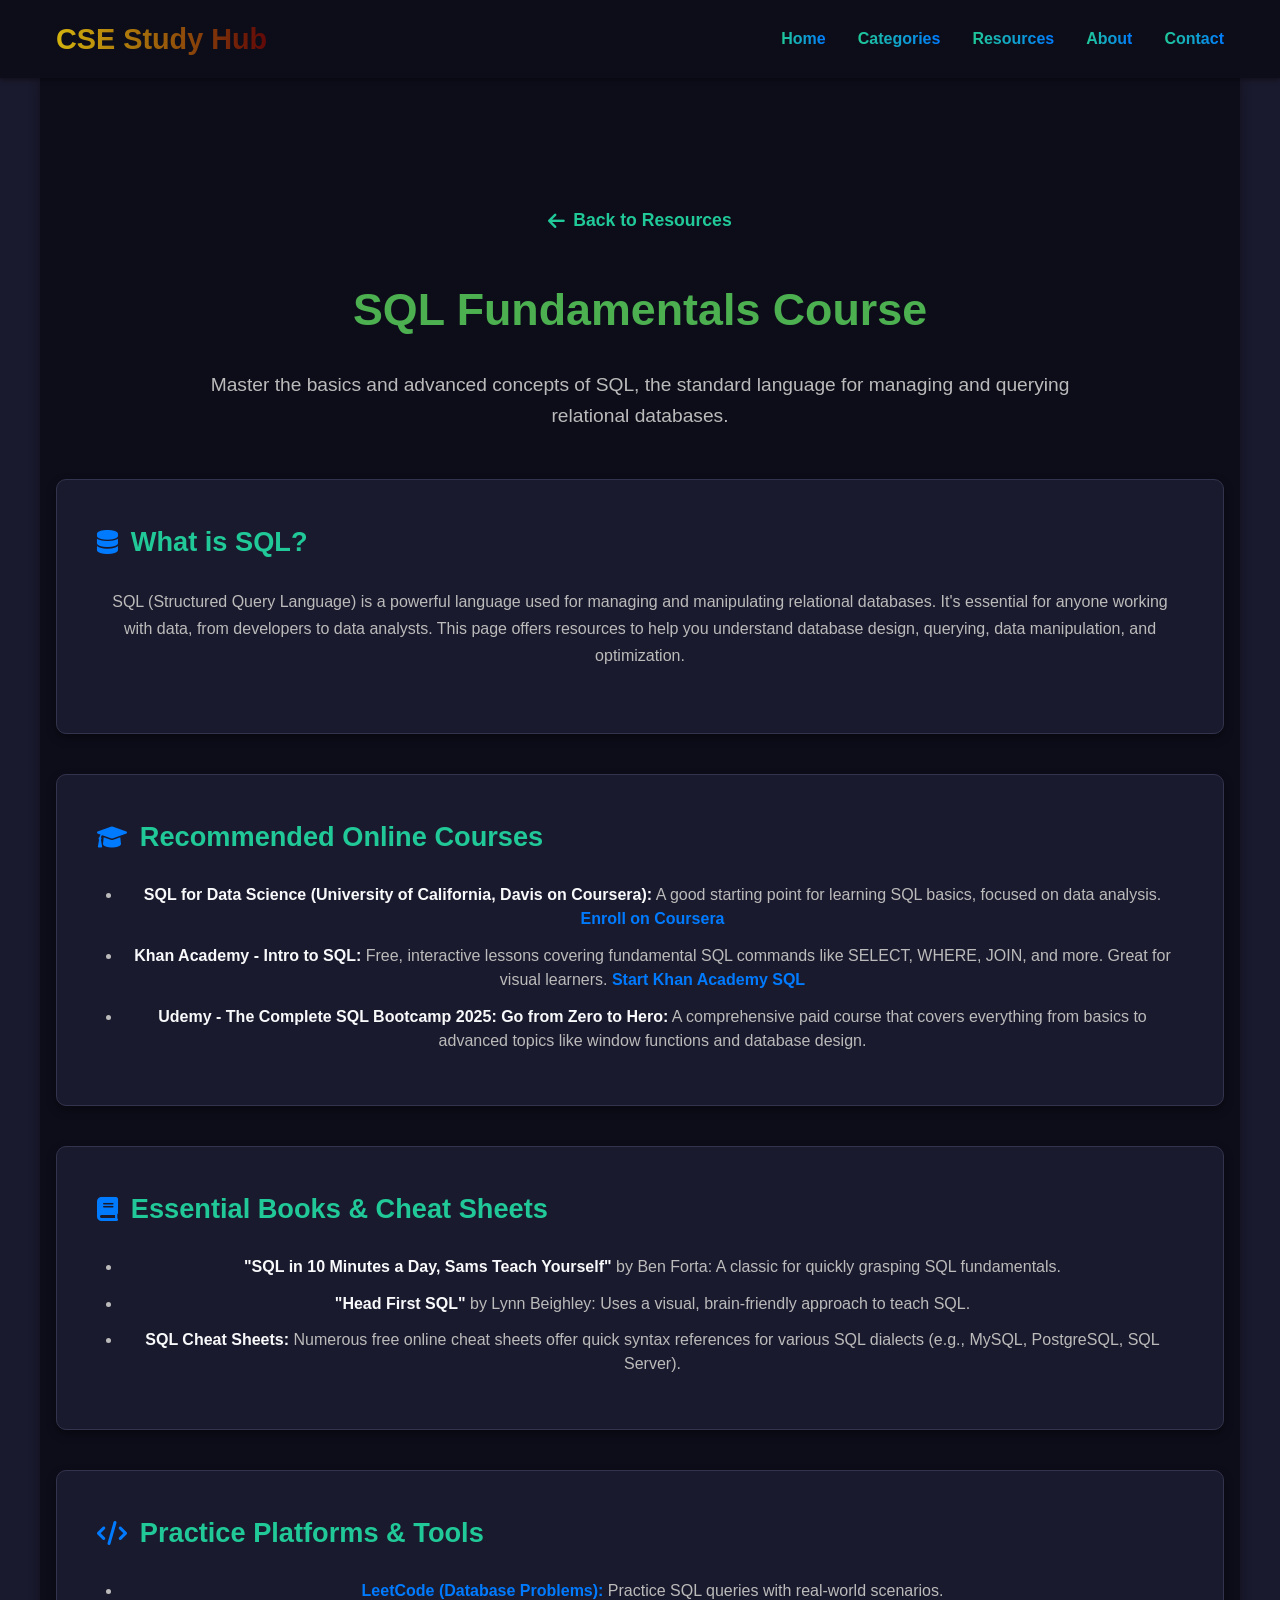
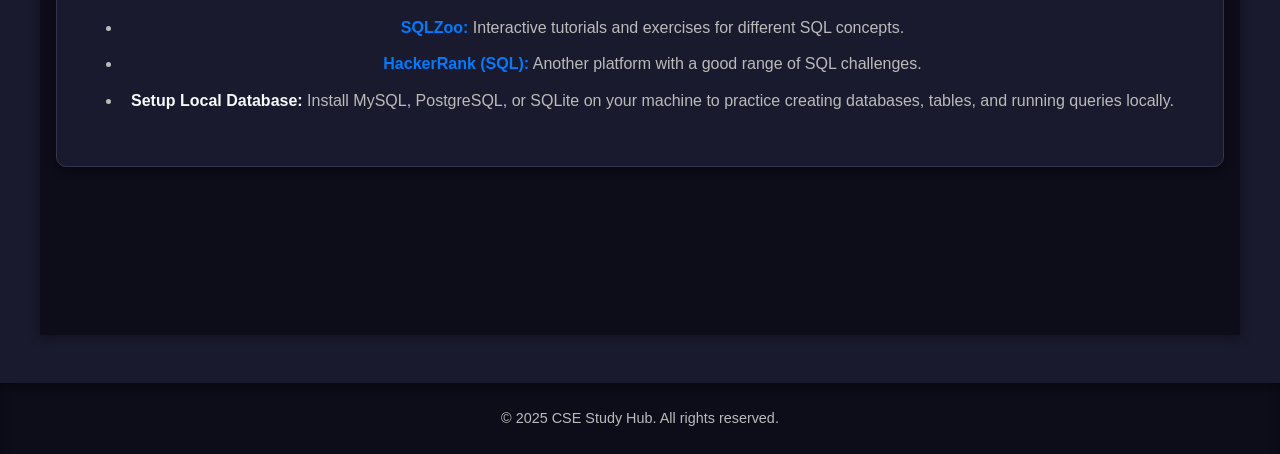
<file: resource-sql.html>
<!DOCTYPE html>
<html lang="en">
<head>
<meta charset="UTF-8">
 <meta name="viewport" content="width=device-width, initial-scale=1.0">
 <title>CSE Study Hub - SQL Fundamentals Course</title>
 <link rel="stylesheet" href="style.css">
 <link rel="stylesheet" href="https://cdnjs.cloudflare.com/ajax/libs/font-awesome/6.0.0/css/all.min.css" integrity="sha512-9usAa10IRO0HhonpyAIVpjrylPvoDwiPUiKdWk5t3PyolY1cOd4DSE0Ga+ri4AuTroPR5aQvXU9xC6qOPnzFeg==" crossorigin="anonymous" referrerpolicy="no-referrer" />
</head>
<body>
 <header>
<nav>
 <div class="logo">CSE Study Hub</div>
 <ul class="nav-links">
 <li><a href="index.html">Home</a></li>
 <li><a href="categories.html">Categories</a></li>
 <li><a href="resources.html">Resources</a></li>
 <li><a href="about.html">About</a></li>
 <li><a href="contact.html">Contact</a></li>
 </ul>
</nav>
</header>
 <main class="page-content resource-detail-page">
 <section class="resource-detail-content pre-fade-in">
 <a href="resources.html" class="back-link"><i class="fas fa-arrow-left"></i> Back to Resources</a>

 <h1 class="detail-page-title">SQL Fundamentals Course</h1>
 <p class="resource-intro-text">Master the basics and advanced concepts of SQL, the standard language for managing and querying relational databases.</p>
 <div class="detail-section pre-fade-in">
 <h3><i class="fas fa-database"></i> What is SQL?</h3>
 <p>SQL (Structured Query Language) is a powerful language used for managing and manipulating relational databases. It's essential for anyone working with data, from developers to data analysts. This page offers resources to help you understand database design, querying, data manipulation, and optimization.</p>
 </div>

<div class="detail-section pre-fade-in">
<h3><i class="fas fa-graduation-cap"></i> Recommended Online Courses</h3>
<ul>
<li><strong>SQL for Data Science (University of California, Davis on Coursera):</strong> A good starting point for learning SQL basics, focused on data analysis. <a href="https://www.coursera.org/learn/sql-for-data-science" target="_blank">Enroll on Coursera</a></li>
 <li><strong>Khan Academy - Intro to SQL:</strong> Free, interactive lessons covering fundamental SQL commands like SELECT, WHERE, JOIN, and more. Great for visual learners. <a href="https://www.khanacademy.org/computing/computer-programming/sql" target="_blank">Start Khan Academy SQL</a></li>
 <li><strong>Udemy - The Complete SQL Bootcamp 2025: Go from Zero to Hero:</strong> A comprehensive paid course that covers everything from basics to advanced topics like window functions and database design.</li>
 </ul>
</div>
 <div class="detail-section pre-fade-in">
<h3><i class="fas fa-book"></i> Essential Books & Cheat Sheets</h3>
 <ul>
 <li><strong>"SQL in 10 Minutes a Day, Sams Teach Yourself"</strong> by Ben Forta: A classic for quickly grasping SQL fundamentals.</li>
<li><strong>"Head First SQL"</strong> by Lynn Beighley: Uses a visual, brain-friendly approach to teach SQL.</li>
<li><strong>SQL Cheat Sheets:</strong> Numerous free online cheat sheets offer quick syntax references for various SQL dialects (e.g., MySQL, PostgreSQL, SQL Server).</li>
</ul>
 </div>
<div class="detail-section pre-fade-in">
<h3><i class="fas fa-code"></i> Practice Platforms & Tools</h3>
<ul>
<li><a href="https://leetcode.com/problemset/database/" target="_blank">LeetCode (Database Problems):</a> Practice SQL queries with real-world scenarios.</li>
<li><a href="https://sqlzoo.net/" target="_blank">SQLZoo:</a> Interactive tutorials and exercises for different SQL concepts.</li>
<li><a href="https://www.hackerrank.com/domains/sql" target="_blank">HackerRank (SQL):</a> Another platform with a good range of SQL challenges.</li>
<li><strong>Setup Local Database:</strong> Install MySQL, PostgreSQL, or SQLite on your machine to practice creating databases, tables, and running queries locally.</li>
 </ul>
 </div>
</section>
 </main>
 <footer>
 <p>© 2025 CSE Study Hub. All rights reserved.</p>
 </footer>
<script src="script.js"></script>
</body>
</html>
</file>
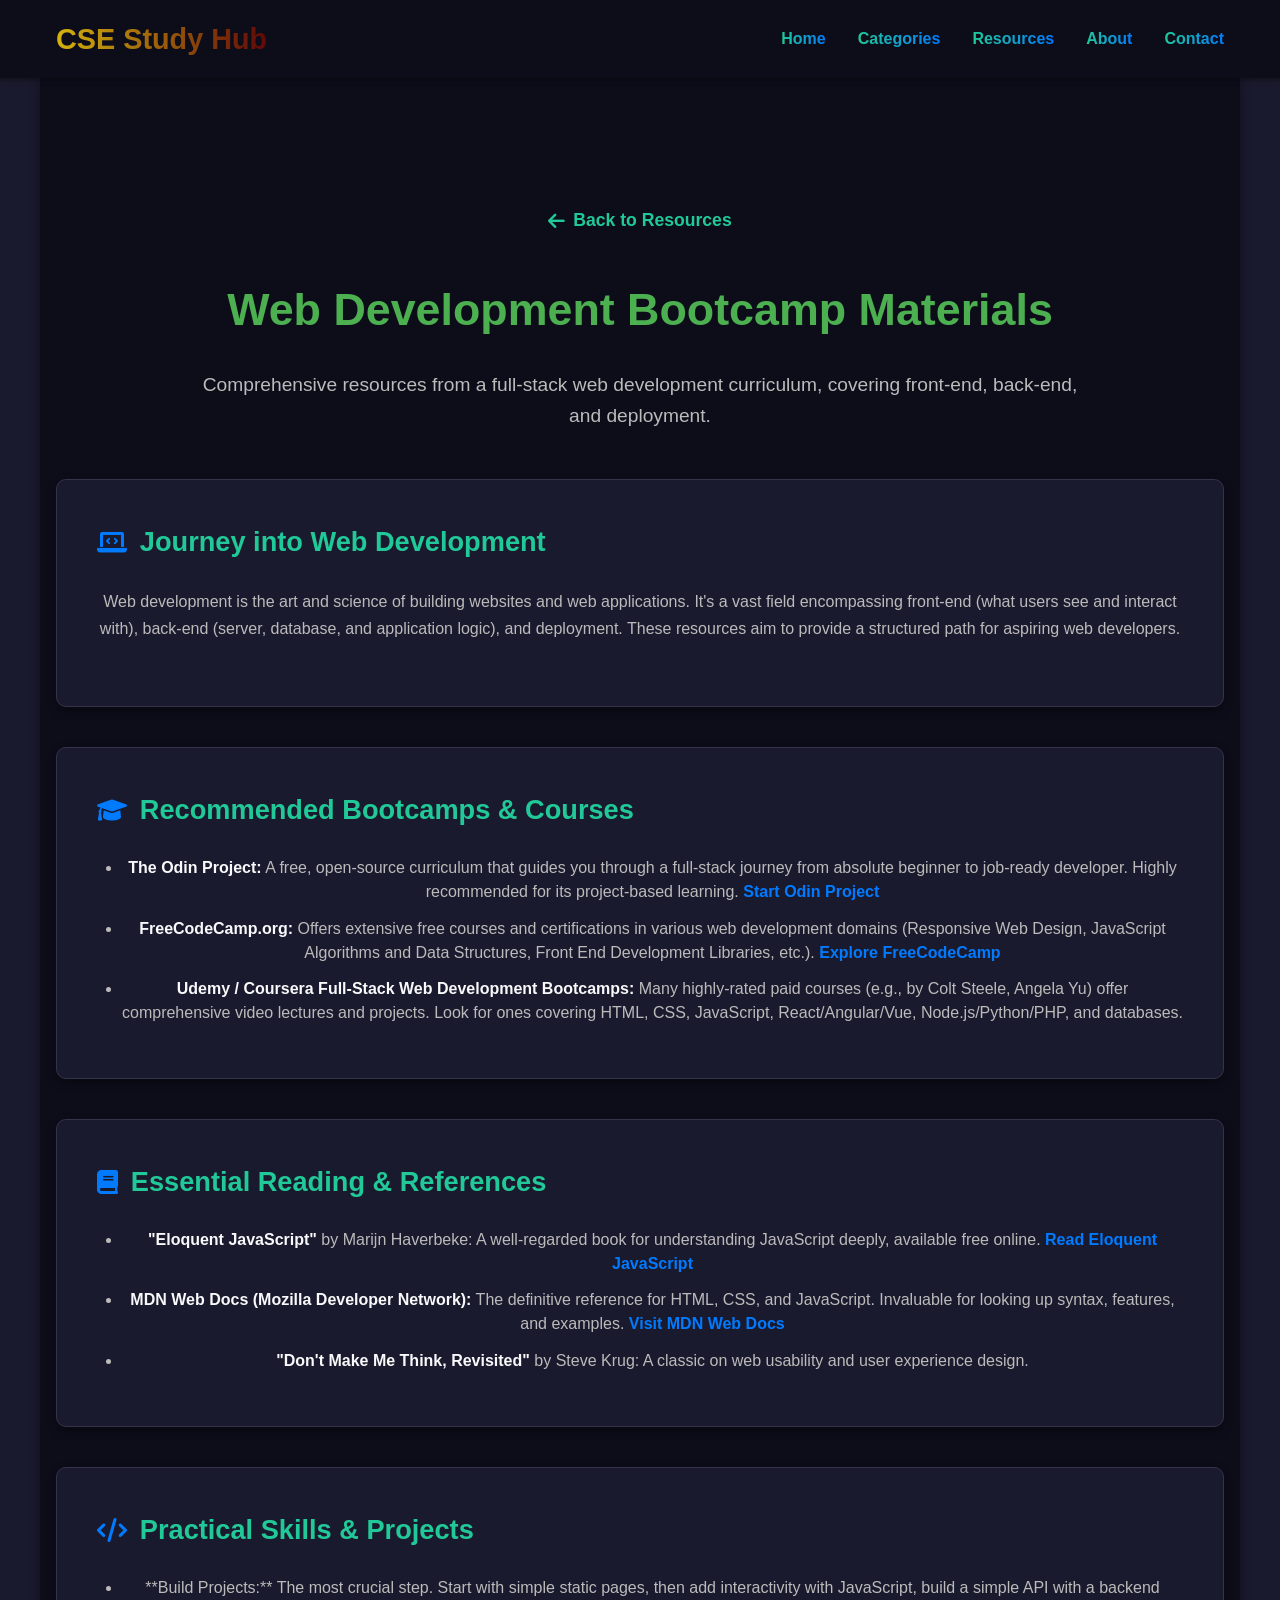
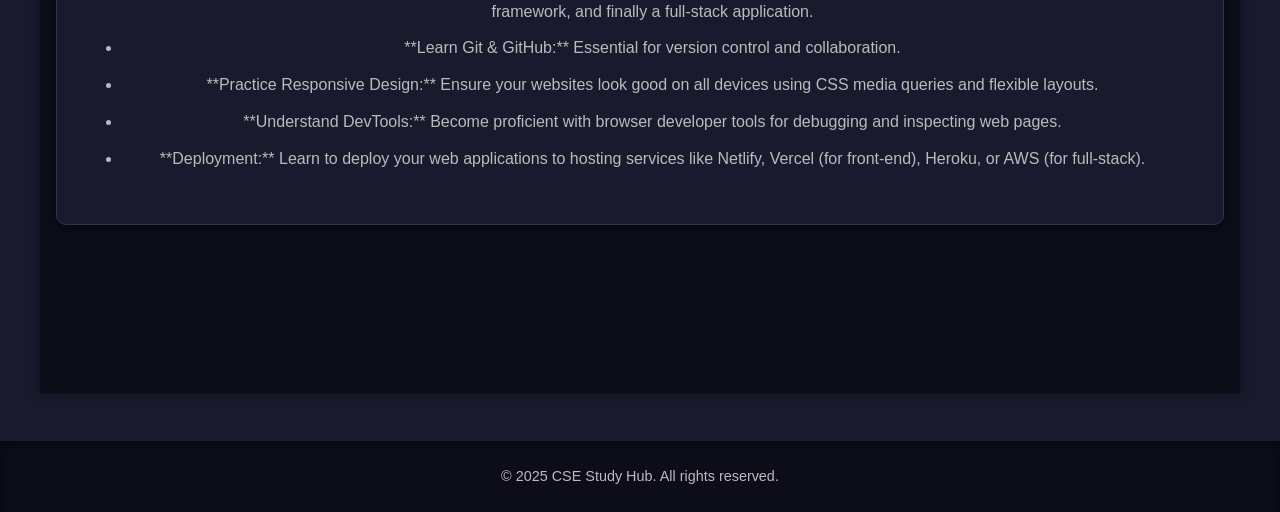
<file: resource-webdev.html>
<!DOCTYPE html>
<html lang="en">
<head>
<meta charset="UTF-8">
<meta name="viewport" content="width=device-width, initial-scale=1.0">
<title>CSE Study Hub - Web Development Bootcamp Materials</title>
<link rel="stylesheet" href="style.css">
<link rel="stylesheet" href="https://cdnjs.cloudflare.com/ajax/libs/font-awesome/6.0.0/css/all.min.css" integrity="sha512-9usAa10IRO0HhonpyAIVpjrylPvoDwiPUiKdWk5t3PyolY1cOd4DSE0Ga+ri4AuTroPR5aQvXU9xC6qOPnzFeg==" crossorigin="anonymous" referrerpolicy="no-referrer" />
</head>
<body>
<header>
 <nav>
<div class="logo">CSE Study Hub</div>
 <ul class="nav-links">
 <li><a href="index.html">Home</a></li>
<li><a href="categories.html">Categories</a></li>
<li><a href="resources.html">Resources</a></li>
<li><a href="about.html">About</a></li>
<li><a href="contact.html">Contact</a></li>
 </ul>
</nav>
</header>
 <main class="page-content resource-detail-page">
<section class="resource-detail-content pre-fade-in">
 <a href="resources.html" class="back-link"><i class="fas fa-arrow-left"></i> Back to Resources</a>
 <h1 class="detail-page-title">Web Development Bootcamp Materials</h1>
<p class="resource-intro-text">Comprehensive resources from a full-stack web development curriculum, covering front-end, back-end, and deployment.</p>
 <div class="detail-section pre-fade-in">
 <h3><i class="fas fa-laptop-code"></i> Journey into Web Development</h3>
 <p>Web development is the art and science of building websites and web applications. It's a vast field encompassing front-end (what users see and interact with), back-end (server, database, and application logic), and deployment. These resources aim to provide a structured path for aspiring web developers.</p>
 </div>
 <div class="detail-section pre-fade-in">
 <h3><i class="fas fa-graduation-cap"></i> Recommended Bootcamps & Courses</h3>
 <ul>
 <li><strong>The Odin Project:</strong> A free, open-source curriculum that guides you through a full-stack journey from absolute beginner to job-ready developer. Highly recommended for its project-based learning. <a href="https://www.theodinproject.com/" target="_blank">Start Odin Project</a></li>
 <li><strong>FreeCodeCamp.org:</strong> Offers extensive free courses and certifications in various web development domains (Responsive Web Design, JavaScript Algorithms and Data Structures, Front End Development Libraries, etc.). <a href="https://www.freecodecamp.org/learn/" target="_blank">Explore FreeCodeCamp</a></li>
 <li><strong>Udemy / Coursera Full-Stack Web Development Bootcamps:</strong> Many highly-rated paid courses (e.g., by Colt Steele, Angela Yu) offer comprehensive video lectures and projects. Look for ones covering HTML, CSS, JavaScript, React/Angular/Vue, Node.js/Python/PHP, and databases.</li>
 </ul>
 </div>
 <div class="detail-section pre-fade-in">
 <h3><i class="fas fa-book"></i> Essential Reading & References</h3>
 <ul>
 <li><strong>"Eloquent JavaScript"</strong> by Marijn Haverbeke: A well-regarded book for understanding JavaScript deeply, available free online. <a href="https://eloquentjavascript.net/" target="_blank">Read Eloquent JavaScript</a></li>
  <li><strong>MDN Web Docs (Mozilla Developer Network):</strong> The definitive reference for HTML, CSS, and JavaScript. Invaluable for looking up syntax, features, and examples. <a href="https://developer.mozilla.org/en-US/docs/Web" target="_blank">Visit MDN Web Docs</a></li>
 <li><strong>"Don't Make Me Think, Revisited"</strong> by Steve Krug: A classic on web usability and user experience design.</li>
 </ul>
 </div>
<div class="detail-section pre-fade-in">
 <h3><i class="fas fa-code"></i> Practical Skills & Projects</h3>
 <ul>
 <li>**Build Projects:** The most crucial step. Start with simple static pages, then add interactivity with JavaScript, build a simple API with a backend framework, and finally a full-stack application.</li>
 <li>**Learn Git & GitHub:** Essential for version control and collaboration.</li>
 <li>**Practice Responsive Design:** Ensure your websites look good on all devices using CSS media queries and flexible layouts.</li>
 <li>**Understand DevTools:** Become proficient with browser developer tools for debugging and inspecting web pages.</li>
 <li>**Deployment:** Learn to deploy your web applications to hosting services like Netlify, Vercel (for front-end), Heroku, or AWS (for full-stack).</li>
 </ul>
 </div>
 </section>
</main>
<footer>
<p>© 2025 CSE Study Hub. All rights reserved.</p>
</footer>
 <script src="script.js"></script>
</body>
</html>
</file>
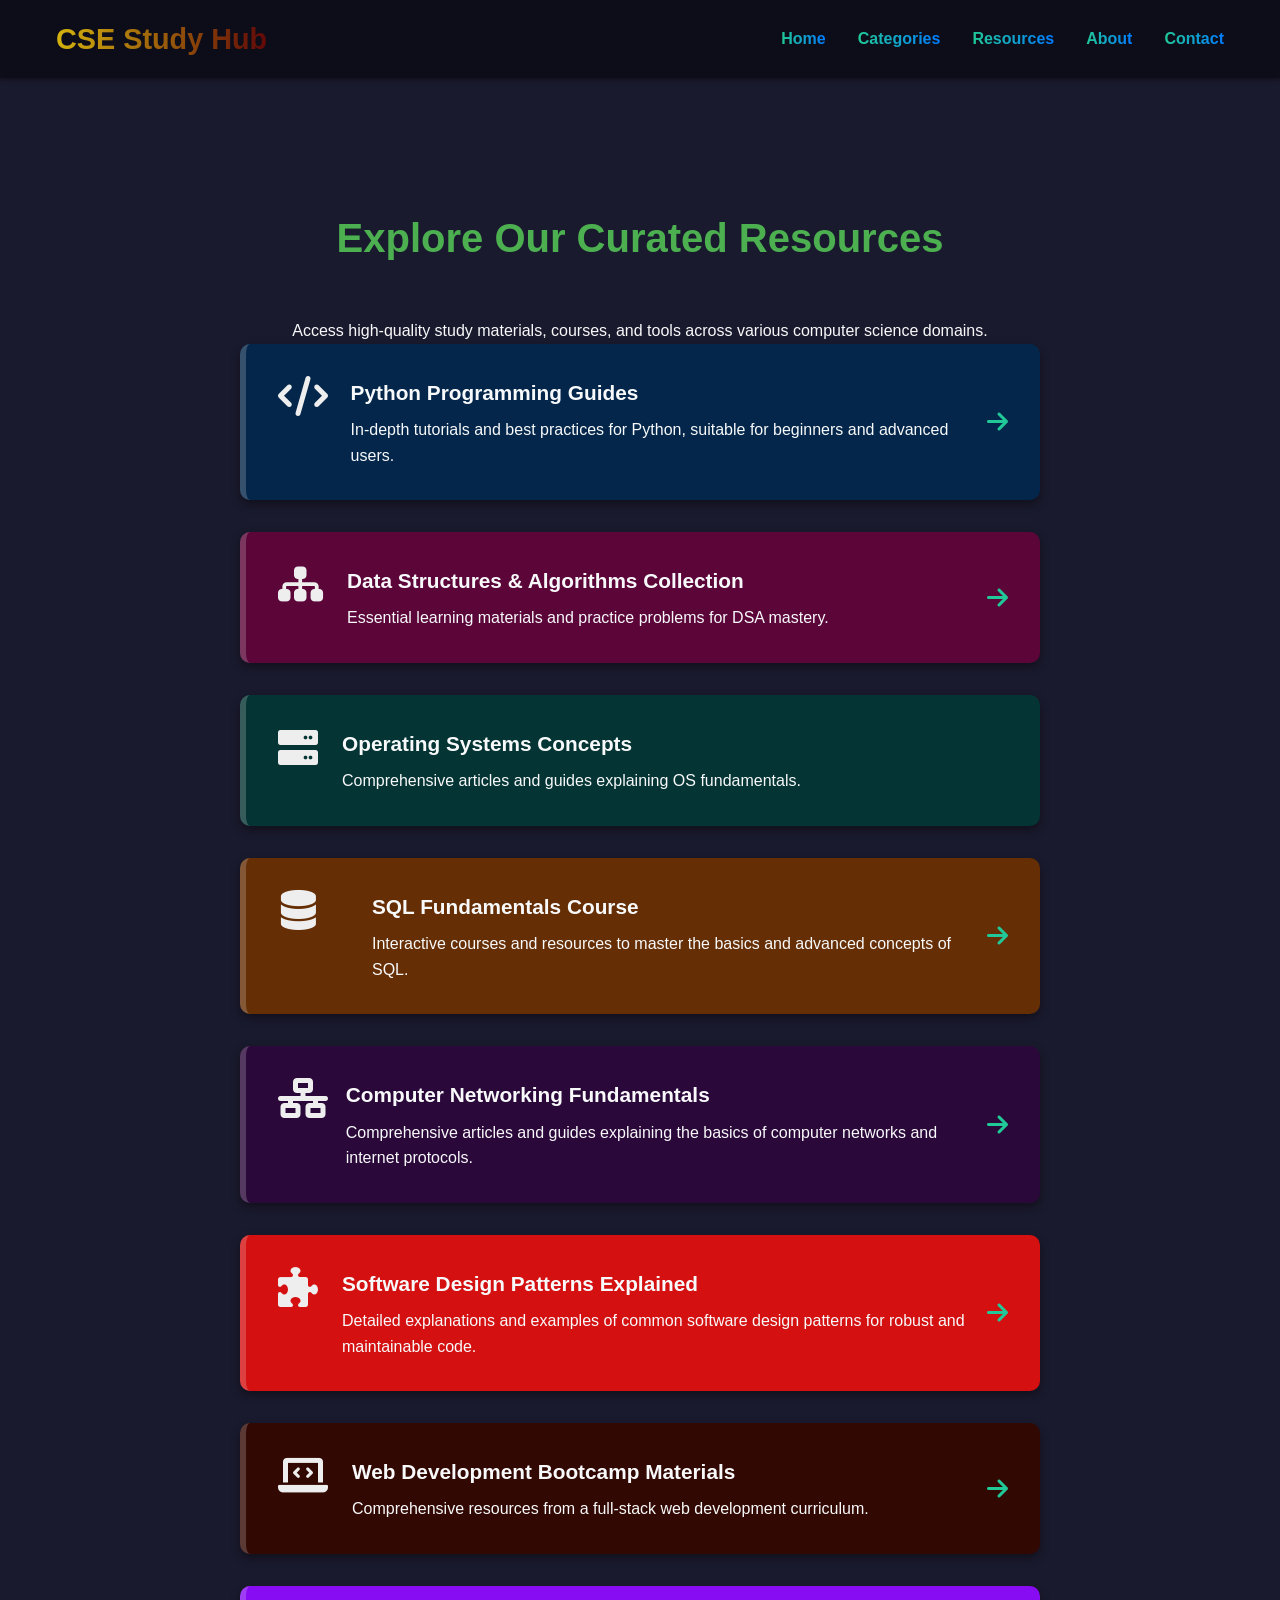
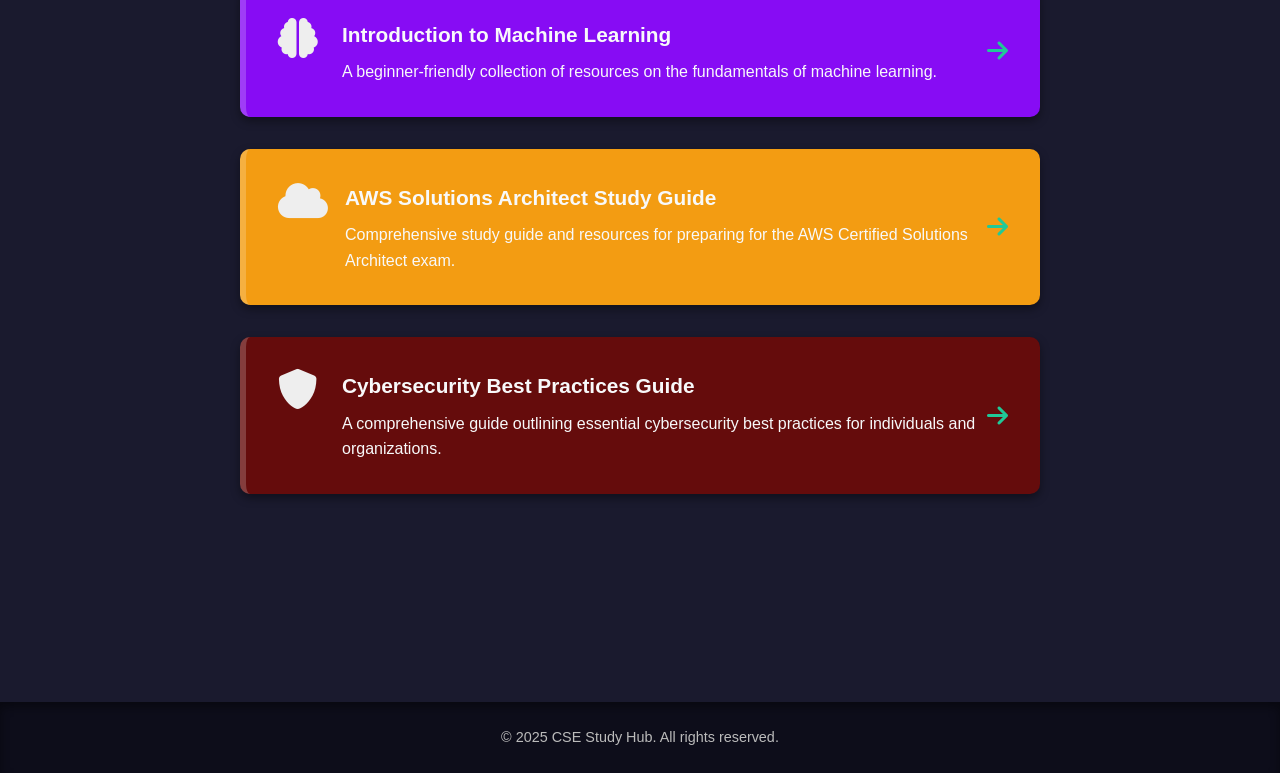
<file: resources.html>
<!DOCTYPE html>

<html lang="en">
<head>
 <meta charset="UTF-8">
<meta name="viewport" content="width=device-width, initial-scale=1.0">
<title>CSE Study Hub - Resources</title>
 <link rel="stylesheet" href="style.css">
 <link rel="stylesheet" href="https://cdnjs.cloudflare.com/ajax/libs/font-awesome/6.0.0/css/all.min.css" integrity="sha512-9usAa10IRO0HhonpyAIVpjrylPvoDwiPUiKdWk5t3PyolY1cOd4DSE0Ga+ri4AuTroPR5aQvXU9xC6qOPnzFeg==" crossorigin="anonymous" referrerpolicy="no-referrer" />
</head>
<body>
 <header>
<nav>
 <div class="logo">CSE Study Hub</div>
<ul class="nav-links">
<li><a href="index.html">Home</a></li>
 <li><a href="categories.html">Categories</a></li>
<li><a href="resources.html">Resources</a></li>
 <li><a href="about.html">About</a></li>
 <li><a href="contact.html">Contact</a></li>
</ul>
 </nav>
 </header>
 <main class="page-content resources-page">
 <section class="pre-fade-in">
  <h2>Explore Our Curated Resources</h2>
 <p class="section-description">Access high-quality study materials, courses, and tools across various computer science domains.</p>

 <div class="resource-list">
<div class="resource-item resource-bg-1 pre-fade-in">
<i class="fas fa-code icon-resource"></i>
 <a href="resource-python.html" class="resource-link">
 <h3>Python Programming Guides</h3>
 <p>In-depth tutorials and best practices for Python, suitable for beginners and advanced users.</p>
 <span class="view-details-arrow"><i class="fas fa-arrow-right"></i></span>
 </a>
 </div>
 <div class="resource-item resource-bg-2 pre-fade-in">

 <i class="fas fa-sitemap icon-resource"></i>
 <a href="resource-dsa.html" class="resource-link">
 <h3>Data Structures & Algorithms Collection</h3>
 <p>Essential learning materials and practice problems for DSA mastery.</p>
 <span class="view-details-arrow"><i class="fas fa-arrow-right"></i></span>
 </a>
 </div>
<div class="resource-item resource-bg-3 pre-fade-in">
 <i class="fas fa-server icon-resource"></i>
<a href="resource-os.html" class="resource-link">
 <h3>Operating Systems Concepts</h3>
 <p>Comprehensive articles and guides explaining OS fundamentals.</p>
</div>
<div class="resource-item resource-bg-4 pre-fade-in">
 <i class="fas fa-database icon-resource"></i>
 <a href="resource-sql.html" class="resource-link">
 <h3>SQL Fundamentals Course</h3>
 <p>Interactive courses and resources to master the basics and advanced concepts of SQL.</p>
 <span class="view-details-arrow"><i class="fas fa-arrow-right"></i></span>
</a>
</div>
 <div class="resource-item resource-bg-5 pre-fade-in">
 <i class="fas fa-network-wired icon-resource"></i>
 <a href="resource-networking.html" class="resource-link">
 <h3>Computer Networking Fundamentals</h3>
 <p>Comprehensive articles and guides explaining the basics of computer networks and internet protocols.</p>
 <span class="view-details-arrow"><i class="fas fa-arrow-right"></i></span>
 </a>
 </div>
<div class="resource-item resource-bg-6 pre-fade-in">
<i class="fas fa-puzzle-piece icon-resource"></i>
<a href="resource-design-patterns.html" class="resource-link">
<h3>Software Design Patterns Explained</h3>
 <p>Detailed explanations and examples of common software design patterns for robust and maintainable code.</p>
 <span class="view-details-arrow"><i class="fas fa-arrow-right"></i></span>
 </a>
</div>
 <div class="resource-item resource-bg-7 pre-fade-in">
 <i class="fas fa-laptop-code icon-resource"></i>
 <a href="resource-webdev.html" class="resource-link">
 <h3>Web Development Bootcamp Materials</h3>
<p>Comprehensive resources from a full-stack web development curriculum.</p>
<span class="view-details-arrow"><i class="fas fa-arrow-right"></i></span>
 </a>
 </div>


 <div class="resource-item resource-bg-8 pre-fade-in">
 <i class="fas fa-brain icon-resource"></i>
 <a href="resource-ml.html" class="resource-link">
 <h3>Introduction to Machine Learning</h3>
 <p>A beginner-friendly collection of resources on the fundamentals of machine learning.</p>
 <span class="view-details-arrow"><i class="fas fa-arrow-right"></i></span>
 </a>
 </div>


 <div class="resource-item resource-bg-9 pre-fade-in">
 <i class="fas fa-cloud icon-resource"></i>
 <a href="resource-aws.html" class="resource-link">
 <h3>AWS Solutions Architect Study Guide</h3>
 <p>Comprehensive study guide and resources for preparing for the AWS Certified Solutions Architect exam.</p>
<span class="view-details-arrow"><i class="fas fa-arrow-right"></i></span>
 </a>
 </div>


 <div class="resource-item resource-bg-10 pre-fade-in">
 <i class="fas fa-shield-alt icon-resource"></i>
<a href="resource-cybersecurity.html" class="resource-link">
 <h3>Cybersecurity Best Practices Guide</h3>
 <p>A comprehensive guide outlining essential cybersecurity best practices for individuals and organizations.</p>
 <span class="view-details-arrow"><i class="fas fa-arrow-right"></i></span>
</a>
 </div>
 </div>
</section>
 </main>


<footer>
<p>© 2025 CSE Study Hub. All rights reserved.</p>
 </footer>
<script src="script.js"></script>

</body>

</html>
</file>
<file: style.css>
html {
  scroll-behavior: smooth;
}

/* Base Colors for Dark Theme */
:root {
  --primary-color: #20c997; /* Teal Green (stays vibrant accent) */
  --secondary-color: #bbbbbb; /* Lighter Gray for secondary text */
  --dark-color: #f8f9fa; /* Light text color for general use */
  --light-color: #1a1a2e; /* Deep dark blue background */
  --white-color: #0d0d1a; /* Even darker background for cards/sections */
  --accent-blue: #007bff; /* Bright Blue (stays vibrant) */
  --accent-purple: #9c27b0; /* Deeper Purple */
  --accent-green: #4caf50; /* Medium Green */
  --link-hover-color: #66b2ff; /* Lighter Blue for link hover */
  --animation-speed: 0.3s;
  --border-color-light: #33334d; /* Light border for dark elements */
  --shadow-color-dark: rgba(0, 0, 0, 0.4); /* Darker shadows */

  /* New/Enhanced colors for quick link cards on homepage */
  --card-bg-blue: #1e3a5f; /* Deeper blue */
  --card-bg-green: #1e5f3a; /* Deeper green */
  --card-bg-purple: #3a1e5f; /* Deeper purple */

  /* Colors for stats section */
  --stat-bg: #2a2a47; /* Dark background for stat items */
  --stat-border: #4a4a6e; /* Border for stat items */
  --stat-number-color: var(--primary-color);
  --stat-label-color: var(--secondary-color);

  /* Homepage text colors (retained) */
  --hero-title-color: #e0f7fa;
  --hero-description-color: #a7d9e7;
  --overview-heading-color: var(--primary-color);
  --overview-text-color: #c9e6e0;

  /* NEW: Gradient colors */
  --gradient-one: rgb(212, 179, 14); /*Yellow */
  --gradient-two: #610807; /* Red */
  --gradient-three: rgb(237, 100, 100); /* Orange */
  --gradient-four: #43bbc4; /* Blue */

  /* NEW: BRIGHT Solid colors for Categories cards */
  --cat-color-1: #FF6347; /* Tomato */
  --cat-color-2: #4682B4; /* SteelBlue */
  --cat-color-3: #FFD700; /* Gold */
  --cat-color-4: #ADFF2F; /* GreenYellow */
  --cat-color-5: #BA55D3; /* MediumOrchid */
  --cat-color-6: #00CED1; /* DarkTurquoise */
  --cat-color-7: #FF69B4; /* HotPink */
  --cat-color-8: #7B68EE; /* MediumSlateBlue */
  --cat-color-9: #3CB371; /* MediumSeaGreen */
  --cat-color-10: #FF4500; /* OrangeRed */
  --cat-color-11: #1E90FF; /* DodgerBlue */
  --cat-color-12: #DA70D6; /* Orchid */
  --cat-color-13: #9ACD32; /* YellowGreen */
  --cat-color-14: #8A2BE2; /* BlueViolet */
  --cat-color-15: #053d21; /* SpringGreen */

  /* UPDATED: Darker Icon Colors for Categories (contrasting with bright card backgrounds) */
  --icon-color-1: #8B0000; /* Dark Red */
  --icon-color-2: #191970; /* Midnight Blue */
  --icon-color-3: #8B8B00; /* Dark Yellow/Olive */
  --icon-color-4: #228B22; /* Forest Green */
  --icon-color-5: #4B0082; /* Indigo */
  --icon-color-6: #008B8B; /* Dark Cyan */
  --icon-color-7: #8B008B; /* Dark Magenta */
  --icon-color-8: #483D8B; /* Dark Slate Blue */
  --icon-color-9: #006400; /* Dark Green */
  --icon-color-10: #A0522D; /* Sienna */
  --icon-color-11: #00008B; /* Dark Blue */
  --icon-color-12: #6A5ACD; /* Slate Blue */
  --icon-color-13: #556B2F; /* Dark Olive Green */
  --icon-color-14: #4682B4; /* Steel Blue (reused, but darker tone) */
  --icon-color-15: #2F4F4F; /* Dark Slate Gray */

  /* NEW: Colors for Resource Boxes */
  --resource-bg-1: #03264a; /* Dark Blue Grey - Python */
  --resource-bg-2: #5b0539; /* Slightly Lighter Blue Grey - DSA */
  --resource-bg-3: #043433; /* Dark Green - OS */
  --resource-bg-4: #652e05; /* Dark Blue - SQL */
  --resource-bg-5: #2b083a; /* Dark Purple - Networking */
  --resource-bg-6: #d41010; /* Dark Orange - Design Patterns */
  --resource-bg-7: #320803; /* Dark Red - Web Dev */
  --resource-bg-8: #870cf4; /* Dark Teal - ML */
  --resource-bg-9: #f39c12; /* Dark Yellow/Gold - Cloud */
  --resource-bg-10: #650c0c; /* Darker Grey - Cybersecurity */

  /* NEW: Icon Color for Resources (Light for dark backgrounds) */
  --icon-color-resource: #eee;

  /* NEW: Form Specific Colors */
  --form-bg: #1f1f3a; /* Slightly lighter than --light-color */
  --input-bg: #2a2a47; /* Dark input background */
  --input-border: #4a4a6e; /* Input border color */
  --input-text: var(--dark-color); /* Light text in inputs */
  --error-color: #e74c3c; /* Red for errors */
  --success-color: var(--primary-color); /* Green for success */
}

/* General Styling */
* {
  margin: 0;
  padding: 0;
  box-sizing: border-box;
}

body {
  font-family: 'Arial', sans-serif;
  line-height: 1.6;
  background-color: var(--light-color); /* Deep dark blue background */
  color: var(--dark-color); /* Light text color */
}

a {
  text-decoration: none;
  color: var(--accent-blue);
  transition: color var(--animation-speed) ease;
}

a:hover {
  color: var(--link-hover-color);
}

ul {
  list-style: none;
}

/* Header & Navigation */
header {
  background-color: var(--white-color); /* Darker background for header */
  color: var(--dark-color);
  padding: 1rem 0;
  box-shadow: 0 2px 5px var(--shadow-color-dark);
  position: sticky;
  top: 0;
  z-index: 1000;
}

nav {
  display: flex;
  justify-content: space-between;
  align-items: center;
  max-width: 1200px;
  margin: 0 auto;
  padding: 0 1rem;
}

/* NEW: Gradient for Logo */
.logo {
  font-size: 1.8rem;
  font-weight: bold;
  background: linear-gradient(90deg, var(--gradient-one), var(--gradient-two));
  -webkit-background-clip: text;
  -webkit-text-fill-color: transparent;
  background-clip: text;
  color: transparent; /* Fallback for non-webkit browsers */
  transition: transform var(--animation-speed) ease;
}

.logo:hover {
  transform: scale(1.05);
}

.nav-links {
  display: flex;
}

.nav-links li {
  margin-left: 2rem;
}

/* NEW: Gradient for Nav Links */
.nav-links a {
  font-weight: bold;
  position: relative;
  padding-bottom: 5px;
  background: linear-gradient(90deg, var(--primary-color), var(--accent-blue));
  -webkit-background-clip: text;
  -webkit-text-fill-color: transparent;
  background-clip: text;
  color: transparent; /* Fallback */
  transition: transform var(--animation-speed) ease;
}

.nav-links a::after {
  content: '';
  position: absolute;
  width: 0;
  height: 2px;
  display: block;
  margin-top: 5px;
  right: 0;
  background: var(--primary-color); /* Underline color, can also be gradient */
  transition: width var(--animation-speed) ease;
}

.nav-links a:hover::after {
  width: 100%;
  left: 0;
  background: var(--link-hover-color); /* Hover underline color */
}

/* Buttons */
.btn {
  display: inline-block;
  background-color: var(--primary-color);
  color: var(--white-color);
  padding: 0.8rem 1.5rem;
  border-radius: 5px;
  transition: background-color var(--animation-speed) ease, transform var(--animation-speed) ease;
  border: none;
  cursor: pointer;
  font-size: 1rem;
  box-shadow: 0 4px 6px var(--shadow-color-dark);
}

.btn:hover {
  background-color: #18a277;
  transform: translateY(-2px);
  box-shadow: 0 6px 8px var(--shadow-color-dark);
}

.btn-small {
  font-size: 0.9rem;
  padding: 0.5rem 1rem;
  background-color: var(--secondary-color);
  border-radius: 3px;
  transition: background-color var(--animation-speed) ease, transform var(--animation-speed) ease;
  border: none;
  cursor: pointer;
  color: var(--white-color);
}

.btn-small:hover {
  background-color: #8d8d8d;
  transform: translateY(-1px);
}

/* Page Content Wrapper */
.page-content {
  max-width: 1200px;
  margin: 0 auto;
  padding: 2rem 1rem;
}

/* Sections - General */
section {
  padding: 4rem 0;
  text-align: center;
}

h1,
h2 {
  margin-bottom: 1.5rem;
}

h2 {
  font-size: 2.5rem;
}

/* Homepage Specific Styles */
.hero {
  background: linear-gradient(135deg, #1a1a2e, #3a1a4a, #1a4a4a, #3a3a1a, #5a1a1a, #1a1a5a, #1a1a2e);
  background-size: 800% 800%;
  animation: gradientAnimation 20s ease infinite alternate;
  min-height: 450px;
  display: flex;
  align-items: center;
  justify-content: center;
  text-align: center;
  box-shadow: inset 0 -5px 10px rgba(0, 0, 0, 0.2);
}

@keyframes gradientAnimation {
  0% {
    background-position: 0% 50%;
  }
  100% {
    background-position: 100% 50%;
  }
}

.hero-content {
  max-width: 800px;
  padding: 0 20px;
}

/* NEW: Gradient for Hero Title */
.hero-content .hero-title {
  font-size: 3.8rem;
  margin-bottom: 1rem;
  line-height: 1.1;
  background: linear-gradient(45deg, var(--gradient-two), var(--gradient-three), var(--gradient-four));
  -webkit-background-clip: text;
  -webkit-text-fill-color: transparent;
  background-clip: text;
  color: transparent; /* Fallback for non-webkit browsers */
  animation: fadeInDown 1s ease-out;
}

.hero-content .hero-description {
  font-size: 1.3rem;
  margin-bottom: 2.5rem;
  color: var(--hero-description-color);
  animation: fadeInUp 1s ease-out 0.3s forwards;
  opacity: 0;
}

@keyframes fadeInDown {
  from {
    opacity: 0;
    transform: translateY(-20px);
  }
  to {
    opacity: 1;
    transform: translateY(0);
  }
}

@keyframes fadeInUp {
  from {
    opacity: 0;
    transform: translateY(20px);
  }
  to {
    opacity: 1;
    transform: translateY(0);
  }
}

.overview {
  background-color: var(--white-color);
  padding: 4rem 1rem;
  box-shadow: 0 2px 10px var(--shadow-color-dark);
}

.overview .overview-heading {
  color: var(--overview-heading-color);
}

.overview .overview-text {
  color: var(--overview-text-color);
}

.quick-links {
  display: grid;
  grid-template-columns: repeat(auto-fit, minmax(280px, 1fr));
  gap: 2rem;
  margin-top: 2.5rem;
  max-width: 1000px;
  margin-left: auto;
  margin-right: auto;
}

.quick-link-card {
  padding: 1.8rem;
  border-radius: 10px;
  text-align: center;
  transition: transform var(--animation-speed) ease-in-out, box-shadow var(--animation-speed) ease-in-out, background-color var(--animation-speed) ease;
  position: relative;
  overflow: hidden;
  color: var(--dark-color);
  box-shadow: 0 4px 8px var(--shadow-color-dark);
  border: 1px solid var(--border-color-light);
}

.quick-link-card.card-blue {
  background-color: var(--card-bg-blue);
  border-color: #3e5a8f;
}

.quick-link-card.card-blue:hover {
  background-color: #2e4a6f;
}

.quick-link-card.card-green {
  background-color: var(--card-bg-green);
  border-color: #3e8f5a;
}

.quick-link-card.card-green:hover {
  background-color: #2e6f4a;
}

.quick-link-card.card-purple {
  background-color: var(--card-bg-purple);
  border-color: #5a3e8f;
}

.quick-link-card.card-purple:hover {
  background-color: #4a2e6f;
}

.quick-link-card h3 {
  color: var(--dark-color);
  margin-bottom: 0.7rem;
  font-size: 1.3rem;
}

.quick-link-card p {
  font-size: 1rem;
  color: var(--secondary-color);
  margin-bottom: 1rem;
}

.quick-link-card:hover {
  transform: translateY(-7px);
  box-shadow: 0 8px 16px var(--shadow-color-dark);
}

.quick-link-card .arrow-icon {
  display: inline-block;
  width: 25px;
  height: 25px;
  background-color: var(--primary-color);
  clip-path: polygon(0% 0%, 75% 0%, 100% 50%, 75% 100%, 0% 100%);
  transition: transform var(--animation-speed) ease-out;
  transform: translateX(0);
}

.quick-link-card:hover .arrow-icon {
  transform: translateX(5px);
}

.achievements {
  background-color: var(--white-color);
  padding: 4rem 1rem;
  box-shadow: 0 2px 10px var(--shadow-color-dark);
}

.achievements h2 {
  color: var(--accent-blue);
  margin-bottom: 3rem;
}

.stats-grid {
  display: grid;
  grid-template-columns: repeat(auto-fit, minmax(220px, 1fr));
  gap: 2rem;
  max-width: 1000px;
  margin: 0 auto;
}

.stat-item {
  background-color: var(--stat-bg);
  padding: 2rem;
  border-radius: 12px;
  box-shadow: 0 6px 12px var(--shadow-color-dark);
  transition: transform 0.3s ease, background-color 0.3s ease;
  border: 1px solid var(--stat-border);
}

.stat-item:hover {
  transform: translateY(-5px);
  background-color: #3a3a5a;
}

.stat-number {
  display: block;
  font-size: 2.8rem;
  font-weight: bold;
  color: var(--stat-number-color);
  margin-bottom: 0.5rem;
  text-shadow: 0 2px 4px rgba(0, 0, 0, 0.3);
}

.stat-label {
  font-size: 1.1rem;
  color: var(--stat-label-color);
}

/* Categories Page Styles */
.categories-page {
  background-color: var(--light-color);
  padding: 4rem 1rem;
}

.categories-page h2 {
  color: var(--accent-purple);
  margin-bottom: 3rem;
  text-align: center;
}

.categories-page .category-grid {
  /* Set to 3 columns, each taking equal fraction of space */
  display: grid;
  grid-template-columns: repeat(3, 1fr);
  gap: 1.5rem; /* Space between cards */
  max-width: 1000px; /* Limit the grid width for better aesthetics */
  margin: 2rem auto; /* Center the grid */
  /* Ensure each row has enough height to comfortably fit card content */
  grid-auto-rows: 250px;
  overflow-x: hidden; /* Prevent horizontal scroll if content overflows */
  scroll-snap-type: none; /* Disable scroll snapping */
  padding-bottom: 0;
}

/* Base style for category cards */
.categories-page .category-card {
  display: flex;
  flex-direction: column;
  justify-content: center;
  align-items: center;
  height: 100%; /* Make card fill its grid cell height */

  padding: 0.8rem 1rem;
  border-radius: 12px;
  box-shadow: 0 6px 12px var(--shadow-color-dark);
  transition: transform var(--animation-speed) ease-in-out, box-shadow var(--animation-speed) ease-in-out, background-color var(--animation-speed) ease;
  text-align: center;
  color: var(--dark-color);
  position: relative;
  overflow: hidden;
  border: 1px solid var(--border-color-light);

  flex: none; /* Reset any flex item properties that might interfere with grid */
  scroll-snap-align: none;
}

/* Individual Solid Colors for Categories (retained) */
.categories-page .card-programming {
  background-color: var(--cat-color-1);
  border-color: color-mix(in srgb, var(--cat-color-1) 80%, black);
}
.categories-page .card-dsa {
  background-color: var(--cat-color-2);
  border-color: color-mix(in srgb, var(--cat-color-2) 80%, black);
}
.categories-page .card-os {
  background-color: var(--cat-color-3);
  border-color: color-mix(in srgb, var(--cat-color-3) 80%, black);
}
.categories-page .card-dbms {
  background-color: var(--cat-color-4);
  border-color: color-mix(in srgb, var(--cat-color-4) 80%, black);
}
.categories-page .card-networks {
  background-color: var(--cat-color-5);
  border-color: color-mix(in srgb, var(--cat-color-5) 80%, black);
}
.categories-page .card-se {
  background-color: var(--cat-color-6);
  border-color: color-mix(in srgb, var(--cat-color-6) 80%, black);
}
.categories-page .card-webdev {
  background-color: var(--cat-color-7);
  border-color: color-mix(in srgb, var(--cat-color-7) 80%, black);
}
.categories-page .card-mlai {
  background-color: var(--cat-color-8);
  border-color: color-mix(in srgb, var(--cat-color-8) 80%, black);
}
.categories-page .card-cloud {
  background-color: var(--cat-color-9);
  border-color: color-mix(in srgb, var(--cat-color-9) 80%, black);
}
.categories-page .card-cybersecurity {
  background-color: var(--cat-color-10);
  border-color: color-mix(in srgb, var(--cat-color-10) 80%, black);
}
.categories-page .card-blockchain {
  background-color: var(--cat-color-11);
  border-color: color-mix(in srgb, var(--cat-color-11) 80%, black);
}
.categories-page .card-iot {
  background-color: var(--cat-color-12);
  border-color: color-mix(in srgb, var(--cat-color-12) 80%, black);
}
.categories-page .card-arvr {
  background-color: var(--cat-color-13);
  border-color: color-mix(in srgb, var(--cat-color-13) 80%, black);
}
.categories-page .card-quantum {
  background-color: var(--cat-color-14);
  border-color: color-mix(in srgb, var(--cat-color-14) 80%, black);
}
.categories-page .card-hci {
  background-color: var(--cat-color-15);
  border-color: color-mix(in srgb, var(--cat-color-15) 80%, black);
}

.categories-page .category-card:hover {
  transform: translateY(-8px) scale(1.02);
  box-shadow: 0 10px 20px var(--shadow-color-dark);
}

/* Adjust hover background color slightly for solid colors - making them slightly darker on hover */
.categories-page .card-programming:hover {
  background-color: color-mix(in srgb, var(--cat-color-1) 85%, black);
}
.categories-page .card-dsa:hover {
  background-color: color-mix(in srgb, var(--cat-color-2) 85%, black);
}
.categories-page .card-os:hover {
  background-color: color-mix(in srgb, var(--cat-color-3) 85%, black);
}
.categories-page .card-dbms:hover {
  background-color: color-mix(in srgb, var(--cat-color-4) 85%, black);
}
.categories-page .card-networks:hover {
  background-color: color-mix(in srgb, var(--cat-color-5) 85%, black);
}
.categories-page .card-se:hover {
  background-color: color-mix(in srgb, var(--cat-color-6) 85%, black);
}
.categories-page .card-webdev:hover {
  background-color: color-mix(in srgb, var(--cat-color-7) 85%, black);
}
.categories-page .card-mlai:hover {
  background-color: color-mix(in srgb, var(--cat-color-8) 85%, black);
}
.categories-page .card-cloud:hover {
  background-color: color-mix(in srgb, var(--cat-color-9) 85%, black);
}
.categories-page .card-cybersecurity:hover {
  background-color: color-mix(in srgb, var(--cat-color-10) 85%, black);
}
.categories-page .card-blockchain:hover {
  background-color: color-mix(in srgb, var(--cat-color-11) 85%, black);
}
.categories-page .card-iot:hover {
  background-color: color-mix(in srgb, var(--cat-color-12) 85%, black);
}
.categories-page .card-arvr:hover {
  background-color: color-mix(in srgb, var(--cat-color-13) 85%, black);
}
.categories-page .card-quantum:hover {
  background-color: color-mix(in srgb, var(--cat-color-14) 85%, black);
}
.categories-page .card-hci:hover {
  background-color: color-mix(in srgb, var(--cat-color-15) 85%, black);
}

.categories-page .category-card h3 {
  margin-top: 0.5rem;
  margin-bottom: 0.5rem;
  color: var(--dark-color);
  font-size: 1.4rem;
  transition: color var(--animation-speed) ease;
  line-height: 1.2;
}

.categories-page .category-card:hover h3 {
  color: var(--primary-color);
}

.categories-page .category-card p {
  margin-bottom: 0.5rem;
  font-size: 0.95rem;
  color: var(--dark-color);
  transition: color var(--animation-speed) ease;
  line-height: 1.4;
  flex-grow: 1;
}

.categories-page .category-card:hover p {
  color: #e0e0e0;
}

/* Font Awesome Icons for Subjects - Base Style */
.categories-page .category-card .icon {
  font-size: 3rem;
  margin-bottom: 0.2rem;
  transition: color var(--animation-speed) ease, transform var(--animation-speed) ease;
  display: block;
}

/* Specific Colors for Each Icon (retained) */
.categories-page .card-programming .icon {
  color: var(--icon-color-1);
}
.categories-page .card-dsa .icon {
  color: var(--icon-color-2);
}
.categories-page .card-os .icon {
  color: var(--icon-color-3);
}
.categories-page .card-dbms .icon {
  color: var(--icon-color-4);
}
.categories-page .card-networks .icon {
  color: var(--icon-color-5);
}
.categories-page .card-se .icon {
  color: var(--icon-color-6);
}
.categories-page .card-webdev .icon {
  color: var(--icon-color-7);
}
.categories-page .card-mlai .icon {
  color: var(--icon-color-8);
}
.categories-page .card-cloud .icon {
  color: var(--icon-color-9);
}
.categories-page .card-cybersecurity .icon {
  color: var(--icon-color-10);
}
.categories-page .card-blockchain .icon {
  color: var(--icon-color-11);
}
.categories-page .card-iot .icon {
  color: var(--icon-color-12);
}
.categories-page .card-arvr .icon {
  color: var(--icon-color-13);
}
.categories-page .card-quantum .icon {
  color: var(--icon-color-14);
}
.categories-page .card-hci .icon {
  color: var(--icon-color-15);
}

/* Icon Hover Effect - Making them slightly brighter/different on hover */
.categories-page .category-card:hover .icon {
  filter: brightness(1.2);
  transform: scale(1.1);
}

/* Resources Page Styles (Updated for links to new pages) */
.resources-page {
  background-color: var(--light-color);
  padding: 4rem 1rem;
}

.resources-page h2 {
  color: var(--accent-green);
  margin-bottom: 3rem;
  text-align: center;
}

/* Styling for resource items */
.resources-page .resource-item {
  padding: 2rem;
  margin-bottom: 2rem;
  border-radius: 10px;
  box-shadow: 0 4px 10px var(--shadow-color-dark);
  text-align: left;
  max-width: 800px;
  margin-left: auto;
  margin-right: auto;
  border-left: 6px solid transparent; /* Base for hover effect */
  transition: border-left-color var(--animation-speed) ease, transform var(--animation-speed) ease, background-color var(--animation-speed) ease;
  /* NEW: Flexbox to align icon and content */
  display: flex;
  align-items: flex-start; /* Align icon and text to the top */
  gap: 1.5rem; /* Space between icon and text content */
}

/* Individual Background Colors for Resource Items */
.resources-page .resource-item.resource-bg-1 {
  background-color: var(--resource-bg-1);
  border-color: color-mix(in srgb, var(--resource-bg-1) 80%, white);
}
.resources-page .resource-item.resource-bg-2 {
  background-color: var(--resource-bg-2);
  border-color: color-mix(in srgb, var(--resource-bg-2) 80%, white);
}
.resources-page .resource-item.resource-bg-3 {
  background-color: var(--resource-bg-3);
  border-color: color-mix(in srgb, var(--resource-bg-3) 80%, white);
}
.resources-page .resource-item.resource-bg-4 {
  background-color: var(--resource-bg-4);
  border-color: color-mix(in srgb, var(--resource-bg-4) 80%, white);
}
.resources-page .resource-item.resource-bg-5 {
  background-color: var(--resource-bg-5);
  border-color: color-mix(in srgb, var(--resource-bg-5) 80%, white);
}
.resources-page .resource-item.resource-bg-6 {
  background-color: var(--resource-bg-6);
  border-color: color-mix(in srgb, var(--resource-bg-6) 80%, white);
}
.resources-page .resource-item.resource-bg-7 {
  background-color: var(--resource-bg-7);
  border-color: color-mix(in srgb, var(--resource-bg-7) 80%, white);
}
.resources-page .resource-item.resource-bg-8 {
  background-color: var(--resource-bg-8);
  border-color: color-mix(in srgb, var(--resource-bg-8) 80%, white);
}
.resources-page .resource-item.resource-bg-9 {
  background-color: var(--resource-bg-9);
  border-color: color-mix(in srgb, var(--resource-bg-9) 80%, white);
}
.resources-page .resource-item.resource-bg-10 {
  background-color: var(--resource-bg-10);
  border-color: color-mix(in srgb, var(--resource-bg-10) 80%, white);
}

/* Hover effect for resource items */
.resources-page .resource-item:hover {
  border-left-color: var(--primary-color); /* Primary accent color on hover */
  transform: translateX(5px);
  /* Slightly lighten the background on hover */
  filter: brightness(1.1);
}

.resources-page .resource-item h3 {
  margin-bottom: 0.8rem;
  color: var(--dark-color); /* Light text color for titles */
  font-size: 1.3rem;
}

.resources-page .resource-item p {
  color: var(--secondary-color); /* Slightly darker secondary color for descriptions */
  margin-bottom: 1.2rem;
  font-size: 1rem;
}

/* NEW: Icon styling for resource items */
.resources-page .resource-item .icon-resource {
  font-size: 2.5rem; /* Larger icon size */
  color: var(--icon-color-resource); /* Light color for the icon */
  min-width: 2.5rem; /* Ensure icon takes consistent space */
  text-align: center;
  transition: transform var(--animation-speed) ease;
}

.resources-page .resource-item:hover .icon-resource {
  transform: scale(1.1) rotate(5deg); /* Slight animation on icon hover */
  filter: brightness(1.2);
}

/* NEW: Style for the anchor tag that wraps the resource item content */
.resources-page .resource-link {
  display: flex;
  flex-direction: column;
  justify-content: space-between;
  flex-grow: 1; /* Allow link content to take available space */
  color: inherit; /* Inherit color from parent .resource-item */
  text-align: left;
  position: relative; /* For arrow positioning */
  padding-right: 30px; /* Space for the arrow */
}

.resources-page .resource-link:hover {
  color: inherit; /* Maintain color */
}

.resources-page .resource-link h3,
.resources-page .resource-link p {
  margin: 0; /* Reset margins from default */
  color: inherit; /* Ensure they inherit the color from the main resource item */
}

.resources-page .resource-link p {
  margin-top: 0.5rem;
}

/* Arrow for "View Details" */
.resources-page .view-details-arrow {
  position: absolute;
  right: 0;
  top: 50%;
  transform: translateY(-50%);
  color: var(--primary-color);
  font-size: 1.5rem;
  transition: transform 0.3s ease, color 0.3s ease;
}

.resources-page .resource-link:hover .view-details-arrow {
  transform: translateY(-50%) translateX(5px); /* Move arrow slightly on hover */
  color: var(--link-hover-color);
}

/* --- NEW STYLES for individual Resource Detail Pages --- */
.resource-detail-page {
  background-color: var(--white-color); /* Darker background for detail pages */
  padding: 4rem 1rem;
  text-align: left;
  min-height: 80vh; /* Ensure page has some height */
  box-shadow: 0 2px 10px var(--shadow-color-dark);
}

.resource-detail-page .back-link {
  display: inline-flex;
  align-items: center;
  gap: 0.5rem;
  margin-bottom: 2.5rem;
  font-size: 1.1rem;
  color: var(--primary-color);
  font-weight: bold;
  transition: color 0.3s ease, transform 0.3s ease;
}

.resource-detail-page .back-link:hover {
  color: var(--link-hover-color);
  transform: translateX(-5px);
}

.resource-detail-page .back-link i {
  font-size: 1.2rem;
}

.resource-detail-page .detail-page-title {
  color: var(--accent-green);
  font-size: 2.8rem;
  text-align: center;
  margin-bottom: 1.5rem;
}

.resource-detail-page .resource-intro-text {
  max-width: 900px;
  margin: 0 auto 3rem auto;
  font-size: 1.2rem;
  color: var(--secondary-color);
  text-align: center;
}

.resource-detail-page .detail-section {
  background-color: var(--light-color); /* Lighter dark background for sections */
  padding: 2.5rem;
  border-radius: 10px;
  margin-bottom: 2.5rem;
  box-shadow: 0 4px 10px var(--shadow-color-dark);
  border: 1px solid var(--border-color-light);
}

.resource-detail-page .detail-section h3 {
  color: var(--primary-color);
  font-size: 1.7rem;
  margin-bottom: 1.5rem;
  display: flex;
  align-items: center;
  gap: 0.8rem;
}

.resource-detail-page .detail-section h3 i {
  font-size: 1.5rem;
  color: var(--accent-blue);
}

.resource-detail-page .detail-section p {
  color: var(--secondary-color);
  margin-bottom: 1.5rem;
  line-height: 1.7;
}

.resource-detail-page .detail-section ul {
  list-style: disc; /* Use discs for lists */
  margin-left: 25px;
}

.resource-detail-page .detail-section li {
  color: var(--secondary-color);
  margin-bottom: 0.8rem;
  line-height: 1.5;
}

.resource-detail-page .detail-section li strong {
  color: var(--dark-color);
}

.resource-detail-page .detail-section a {
  color: var(--accent-blue);
  font-weight: bold;
}

.resource-detail-page .detail-section a:hover {
  text-decoration: underline;
  color: var(--link-hover-color);
}

/* About Page Styles */
.about-page {
  background-color: var(--white-color);
  padding: 4rem 1rem;
  text-align: left;
  box-shadow: 0 2px 10px var(--shadow-color-dark);
}

.about-page h2,
.about-page h3 {
  color: var(--accent-purple);
  text-align: center;
  margin-bottom: 2rem;
}

.about-page h3 {
  margin-top: 2.5rem;
  margin-bottom: 1rem;
  font-size: 1.8rem;
}

.about-page p {
  max-width: 800px;
  margin: 0 auto 1.5rem auto;
  font-size: 1.1rem;
  line-height: 1.8;
  color: var(--secondary-color);
}

.about-page ul {
  list-style-type: '🌟 ';
  margin-left: auto;
  margin-right: auto;
  max-width: 800px;
  padding-left: 2rem;
  margin-bottom: 2rem;
}

.about-page li {
  margin-bottom: 1rem;
  font-size: 1.05rem;
  color: var(--secondary-color);
}

/* Contact Page Styles */
.contact-page {
  background-color: var(--light-color);
  padding: 4rem 1rem;
  text-align: center;
  box-shadow: 0 2px 10px var(--shadow-color-dark);
}

.contact-page h2 {
  color: var(--accent-green);
  margin-bottom: 1.5rem; /* Adjusted for intro text */
}

.contact-page .contact-intro-text {
  max-width: 700px;
  margin: 0 auto 3rem auto;
  font-size: 1.15rem;
  color: var(--secondary-color);
}

.contact-info {
  margin-top: 2rem;
  margin-bottom: 3rem;
  display: flex;
  flex-direction: column;
  align-items: center;
  gap: 1.5rem;
}

.contact-info .info-item {
  display: flex;
  align-items: center;
  justify-content: center;
  color: var(--secondary-color);
  font-size: 1.1rem;
}

.contact-info .info-item i {
  font-size: 1.8rem;
  margin-right: 0.8rem;
  color: var(--accent-green);
  animation: bounceIn 1s ease-out;
}

@keyframes bounceIn {
  0% {
    transform: scale(0.1);
    opacity: 0;
  }
  60% {
    transform: scale(1.1);
    opacity: 1;
  }
  100% {
    transform: scale(1);
  }
}

/* No need for ::before content if using Font Awesome classes directly */
.contact-page .social-links {
  margin-top: 2.5rem;
  display: flex;
  justify-content: center;
  gap: 1.5rem;
}

.contact-page .social-icon {
  display: inline-flex;
  align-items: center;
  justify-content: center;
  width: 50px;
  height: 50px;
  border-radius: 50%;
  background-color: #3a3a3a;
  color: var(--accent-blue);
  font-size: 2rem;
  transition: background-color var(--animation-speed) ease, transform var(--animation-speed) ease;
  box-shadow: 0 2px 5px var(--shadow-color-dark);
}

.contact-page .social-icon:hover {
  background-color: #4a4a6e;
  transform: translateY(-3px) scale(1.05);
}

/* NEW: Contact Form Styles */
.contact-form-container {
  background-color: var(--form-bg);
  padding: 3rem;
  border-radius: 12px;
  max-width: 600px;
  margin: 2rem auto 4rem auto; /* Space below form */
  box-shadow: 0 6px 15px var(--shadow-color-dark);
  border: 1px solid var(--border-color-light);
  text-align: left; /* Align form content left */
}

.contact-form-container h3 {
  color: var(--primary-color);
  margin-bottom: 2rem;
  text-align: center;
  font-size: 1.8rem;
}

.contact-form .form-group {
  margin-bottom: 1.5rem;
}

.contact-form label {
  display: block;
  margin-bottom: 0.6rem;
  font-weight: bold;
  color: var(--dark-color);
}

.contact-form input[type="text"],
.contact-form input[type="email"],
.contact-form textarea {
  width: 100%;
  padding: 1rem 1.2rem;
  border: 1px solid var(--input-border);
  border-radius: 8px;
  background-color: var(--input-bg);
  color: var(--input-text);
  font-size: 1rem;
  transition: border-color 0.3s ease, box-shadow 0.3s ease;
  resize: vertical; /* Allow vertical resizing for textarea */
}

.contact-form input[type="text"]:focus,
.contact-form input[type="email"]:focus,
.contact-form textarea:focus {
  border-color: var(--primary-color);
  outline: none;
  box-shadow: 0 0 0 3px rgba(32, 201, 151, 0.3); /* Soft glow */
}

/* Placeholder styling */
.contact-form input::placeholder,
.contact-form textarea::placeholder {
  color: var(--secondary-color);
  opacity: 0.7;
}

.contact-form .btn {
  width: 100%;
  padding: 1rem;
  margin-top: 1.5rem;
  font-size: 1.1rem;
  border-radius: 8px;
}

/* Validation Message Styles */
.contact-form .error-message {
  color: var(--error-color);
  font-size: 0.9rem;
  margin-top: 0.2rem; /* Decreased space */
  text-align: right;
  height: 1.2em;
  opacity: 0;
  transition: opacity 0.3s ease-out;
}

.contact-form .error-message.active {
  opacity: 1;
}

.contact-form .form-submission-message {
  margin-top: 0.5rem; /* Decreased space */
  font-size: 1.1rem;
  font-weight: bold;
  opacity: 0;
  transition: opacity 0.5s ease-out;
}

.contact-form .form-submission-message.success {
  color: var(--success-color);
  opacity: 1;
}

.contact-form .form-submission-message.error {
  color: var(--error-color);
  opacity: 1;
}

/* Login Contact Info Styling (if still needed) */
.login-contact-info {
  background-color: var(--white-color);
  padding: 1.5rem;
  border-radius: 10px;
  margin: 2rem auto;
  max-width: 600px;
  box-shadow: 0 4px 8px var(--shadow-color-dark);
  border: 1px solid var(--border-color-light);
}

.login-contact-info h3 {
  color: var(--accent-blue);
  margin-bottom: 1rem;
  font-size: 1.5rem;
}

.login-contact-info p {
  color: var(--secondary-color);
  margin-bottom: 0.8rem;
  font-size: 1rem;
}

.login-contact-info p a {
  color: var(--primary-color);
  font-weight: bold;
}

.login-contact-info .small-text {
  font-size: 0.85rem;
  color: #888;
  margin-top: 1rem;
}

/* Footer */
footer {
  background-color: var(--white-color);
  color: var(--dark-color);
  text-align: center;
  padding: 1.5rem 0;
  margin-top: 3rem;
  box-shadow: inset 0 5px 10px var(--shadow-color-dark);
}

footer p {
  font-size: 0.9rem;
  color: var(--secondary-color);
}

/* Responsive Design */
@media (max-width: 768px) {
  nav {
    flex-direction: column;
    align-items: flex-start;
    padding: 0 1rem;
  }
  .nav-links {
    flex-direction: column;
    width: 100%;
    margin-top: 1rem;
    text-align: center;
  }
  .nav-links li {
    margin: 0.5rem 0;
    width: 100%;
  }
  .nav-links a {
    padding: 0.5rem 0;
    display: block;
    background-color: #2a2a47;
    border-radius: 5px;
  }
  .nav-links a::after {
    display: none;
  }
  .hero-content .hero-title {
    font-size: 2.8rem;
  }
  .hero-content .hero-description {
    font-size: 1.1rem;
  }
  .quick-links,
  .stats-grid {
    grid-template-columns: 1fr;
  }
  /* Categories grid: 2 columns on tablets */
  .categories-page .category-grid {
    grid-template-columns: repeat(2, 1fr); /* 2 columns */
    max-width: 700px; /* Adjust max-width for 2 columns */
    grid-auto-rows: 240px; /* Slightly reduced height for 2 columns */
  }
  .categories-page .category-card {
    padding: 1rem; /* Smaller padding on tablet */
  }
  section {
    padding: 3rem 1rem;
  }
  .about-page p,
  .about-page ul {
    max-width: 95%;
    margin-left: auto;
    margin-right: auto;
  }
  .contact-info {
    gap: 1rem;
  }
  /* Adjust resource item layout for small screens */
  .resources-page .resource-item {
    flex-direction: column;
    align-items: center;
    text-align: center;
    gap: 0.5rem;
  }
  .resources-page .resource-item .icon-resource {
    margin-bottom: 0.5rem;
  }
  .resources-page .resource-link {
    padding-right: 0;
  }
  .resources-page .view-details-arrow {
    position: static;
    transform: none;
    margin-top: 1rem;
  }
  /* Resource Detail Page adjustments */
  .resource-detail-page .detail-page-title {
    font-size: 2.2rem;
  }
  .resource-detail-page .resource-intro-text {
    font-size: 1rem;
  }
  .resource-detail-page .detail-section {
    padding: 1.5rem;
  }
  .resource-detail-page .detail-section h3 {
    font-size: 1.5rem;
  }
  /* Contact form adjustments for mobile */
  .contact-form-container {
    padding: 2rem 1.5rem;
  }
}

@media (max-width: 480px) {
  .hero-content .hero-title {
    font-size: 2.2rem;
  }
  .hero-content .hero-description {
    font-size: 0.95rem;
  }
  .logo {
    font-size: 1.5rem;
  }
  h2 {
    font-size: 2rem;
  }
  /* Categories grid: 1 column on mobile phones */
  .categories-page .category-grid {
    grid-template-columns: 1fr; /* Single column */
    max-width: 400px; /* Adjust max-width for 1 column */
    grid-auto-rows: 200px; /* Further reduced height for smaller screens */
  }
  .categories-page .category-card {
    padding: 0.6rem;
  }
  .categories-page .category-card .icon {
    font-size: 2.5rem; /* Smaller icons too */
  }
  .categories-page .category-card h3 {
    font-size: 1.2rem;
  }
  .categories-page .category-card p {
    font-size: 0.85rem;
  }
  .stat-number {
    font-size: 2.2rem;
  }
  .stat-label {
    font-size: 1rem;
  }
}

/* Intersection Observer Animations */
.pre-fade-in {
  opacity: 0;
  transform: translateY(20px);
  transition: opacity 0.8s ease-out, transform 0.8s ease-out;
}

.fade-in {
  opacity: 1;
  transform: translateY(0);
}
</file>
